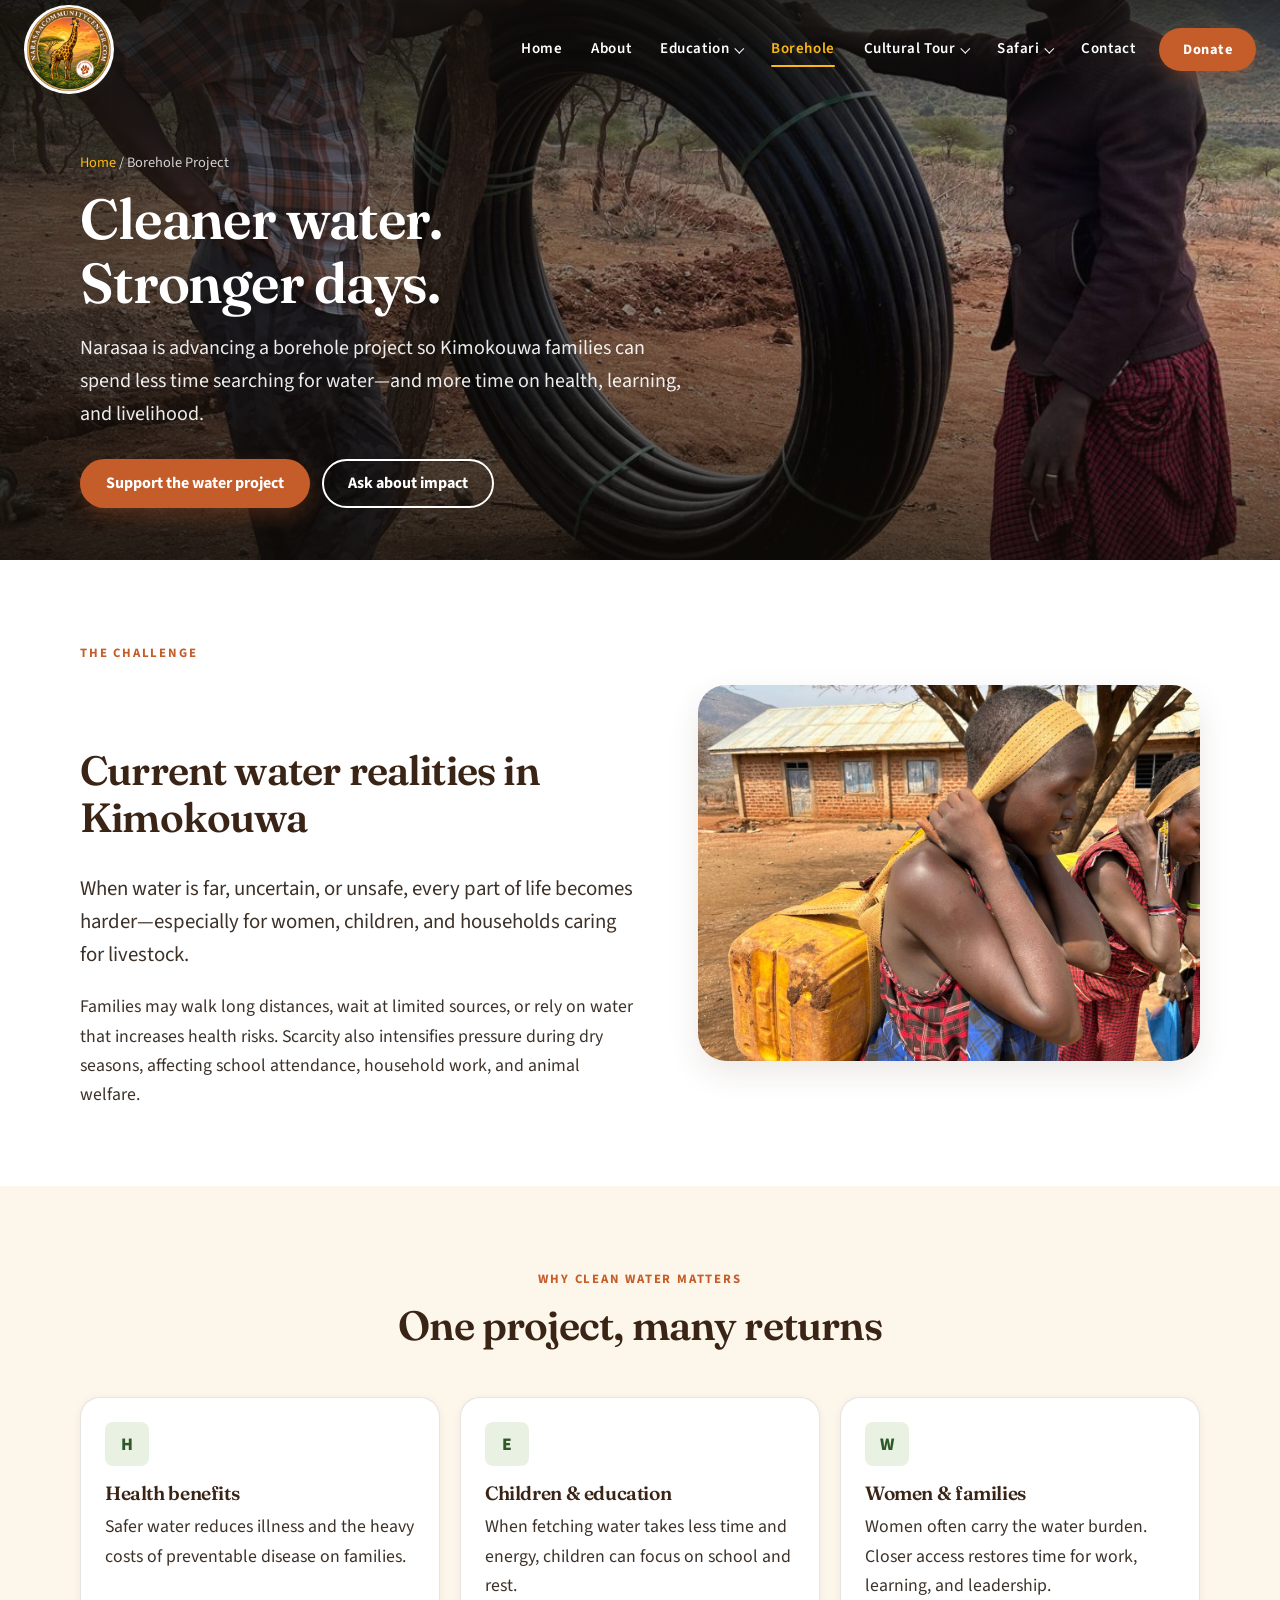
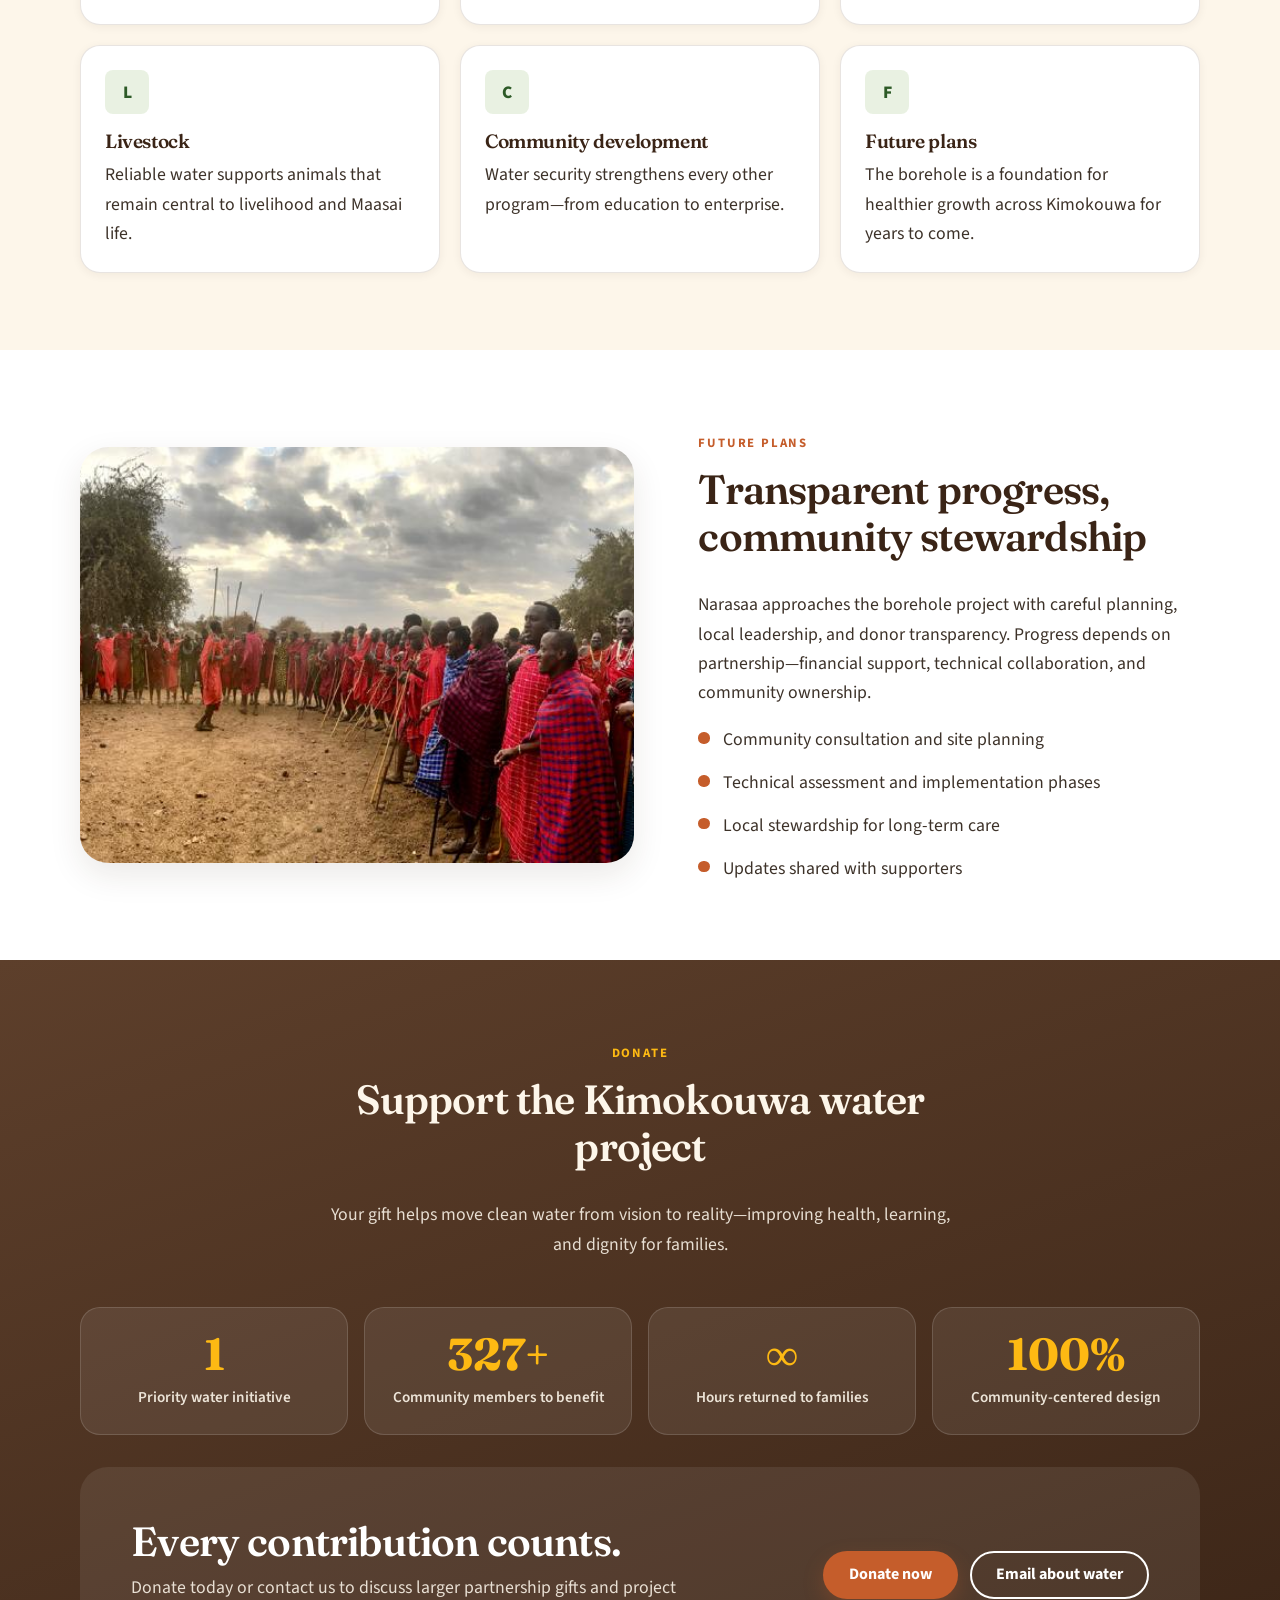
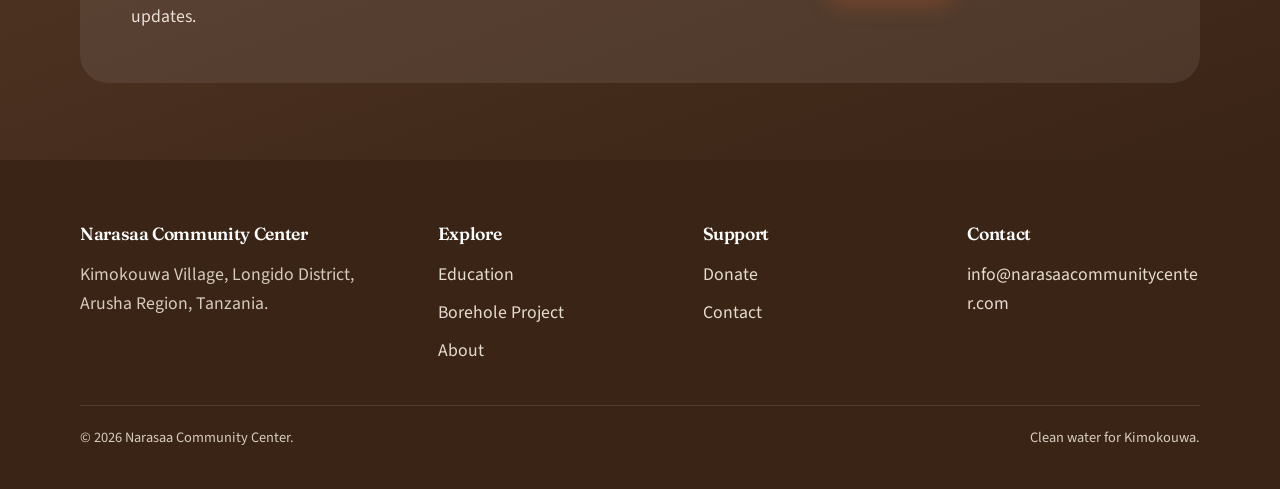
<file: borehole.html>
<!DOCTYPE html>
<html lang="en">
<head>
  <meta charset="UTF-8">
  <meta name="viewport" content="width=device-width, initial-scale=1">
  <title>Borehole Project | Clean Water for Kimokouwa — Narasaa Community Center</title>
  <meta name="description" content="Support Narasaa’s borehole project bringing cleaner, more reliable water to families, children, women, and livestock in Kimokouwa, Tanzania.">
  <meta name="keywords" content="borehole Kimokouwa, clean water Tanzania, Longido water project, donate water NGO, Maasai water access">
  <link rel="canonical" href="https://narasaacommunitycenter.com/borehole.html">
  <meta property="og:title" content="Borehole Project — Clean Water for Kimokouwa">
  <meta property="og:description" content="Help Narasaa advance clean water access for health, education, and community development.">
  <meta property="og:type" content="website">
  <meta property="og:url" content="https://narasaacommunitycenter.com/borehole.html">
  <meta property="og:image" content="assets/logo-narasaa.png">
  <link rel="icon" type="image/png" href="assets/logo-narasaa.png">
  <link rel="preconnect" href="https://fonts.googleapis.com">
  <link rel="preconnect" href="https://fonts.gstatic.com" crossorigin>
  <link href="https://fonts.googleapis.com/css2?family=Fraunces:opsz,wght@9..144,500;9..144,600;9..144,700&family=Source+Sans+3:wght@400;600;700&display=swap" rel="stylesheet">
  <link rel="stylesheet" href="css/style.css">
  <link rel="stylesheet" href="css/responsive.css">
  <link rel="stylesheet" href="css/animations.css">
  <script type="application/ld+json">
  {
    "@context": "https://schema.org",
    "@type": "DonateAction",
    "name": "Support Narasaa Borehole Project",
    "recipient": {
      "@type": "NGO",
      "name": "Narasaa Community Center"
    }
  }
  </script>
</head>
<body>
  <a class="skip-link" href="#main">Skip to main content</a>
    <header class="site-header">
    <nav class="nav" aria-label="Primary">
      <a class="nav__brand" href="index.html" aria-label="Narasaa Community Center home">
        <img class="nav__logo" src="assets/logo-narasaa.png" width="120" height="120" alt="Narasaa Community Center logo">
      </a>

      <button class="nav__toggle" type="button" aria-expanded="false" aria-controls="primary-menu" aria-label="Open menu">
        <span></span><span></span><span></span>
      </button>

      <div class="nav__backdrop" aria-hidden="true"></div>

      <div class="nav__panel" id="primary-menu">
        <ul class="nav__menu">
          <li class="nav__item">
            <a class="nav__link" href="index.html">Home</a>
          </li>
          <li class="nav__item">
            <a class="nav__link" href="about.html">About</a>
          </li>
          <li class="nav__item nav__item--has-mega">
            <a class="nav__link" href="education.html">Education <span class="nav__caret" aria-hidden="true"></span></a>
            <button class="nav__subtoggle" type="button" aria-expanded="false" aria-label="Toggle Education menu"></button>
            <div class="nav__mega" role="region" aria-label="Education menu">
              <div class="nav__mega-inner">
                <div class="nav__mega-col">
                  <h4>Programs</h4>
                  <ul class="nav__mega-list">
                    <li><a href="education.html#baby-class">Baby Class</a></li>
                    <li><a href="education.html#middle-class">Middle Class</a></li>
                    <li><a href="education.html#primary">Primary Students</a></li>
                    <li><a href="education.html#mens-education">Men's Education</a></li>
                  </ul>
                </div>
                <div class="nav__mega-col">
                  <h4>Community Learning</h4>
                  <ul class="nav__mega-list">
                    <li><a href="education.html#womens-education">Women's Education</a></li>
                    <li><a href="education.html#teachers">Teachers</a></li>
                    <li><a href="education.html#help">How You Can Help</a></li>
                    <li><a href="education.html">All Education</a></li>
                  </ul>
                  <a class="nav__mega-cta" href="contact.html#donate">Support education →</a>
                </div>
              </div>
            </div>
          </li>
          <li class="nav__item">
            <a class="nav__link" href="borehole.html">Borehole</a>
          </li>
          <li class="nav__item nav__item--has-mega">
            <a class="nav__link" href="cultural-tour.html">Cultural Tour <span class="nav__caret" aria-hidden="true"></span></a>
            <button class="nav__subtoggle" type="button" aria-expanded="false" aria-label="Toggle Cultural Tour menu"></button>
            <div class="nav__mega" role="region" aria-label="Cultural Tour menu">
              <div class="nav__mega-inner">
                <div class="nav__mega-col">
                  <h4>Experience</h4>
                  <ul class="nav__mega-list">
                    <li><a href="cultural-tour.html#experience">Village Experience</a></li>
                    <li><a href="cultural-tour.html#projects">Community Projects</a></li>
                    <li><a href="cultural-tour.html#visitor-info">Visitor Information</a></li>
                    <li><a href="cultural-tour.html#booking">Book Your Visit</a></li>
                  </ul>
                </div>
                <div class="nav__mega-col">
                  <h4>Travel With Purpose</h4>
                  <ul class="nav__mega-list">
                    <li><a href="cultural-tour.html">Karibu Sana Kimokouwa</a></li>
                    <li><a href="safari.html">Safari &amp; Adventures</a></li>
                    <li><a href="contact.html">Plan With Us</a></li>
                  </ul>
                  <a class="nav__mega-cta" href="cultural-tour.html#booking">Request booking →</a>
                </div>
              </div>
            </div>
          </li>
          <li class="nav__item nav__item--has-mega nav__item--mega-wide">
            <a class="nav__link" href="safari.html">Safari <span class="nav__caret" aria-hidden="true"></span></a>
            <button class="nav__subtoggle" type="button" aria-expanded="false" aria-label="Toggle Safari menu"></button>
            <div class="nav__mega" role="region" aria-label="Safari menu">
              <div class="nav__mega-inner">
                <div class="nav__mega-col">
                  <h4>Safari Styles</h4>
                  <ul class="nav__mega-list">
                    <li><a href="safari.html#categories">Luxury Safari</a></li>
                    <li><a href="safari.html#categories">Budget Safari</a></li>
                    <li><a href="safari.html#categories">Family Safari</a></li>
                    <li><a href="safari.html#partnership">Simba Adventures</a></li>
                  </ul>
                </div>
                <div class="nav__mega-col">
                  <h4>Destinations</h4>
                  <ul class="nav__mega-list">
                    <li><a href="safari.html#destinations">Serengeti National Park</a></li>
                    <li><a href="safari.html#destinations">Ngorongoro Crater</a></li>
                    <li><a href="safari.html#destinations">Tarangire &amp; Manyara</a></li>
                    <li><a href="safari.html#destinations">Kilimanjaro &amp; Zanzibar</a></li>
                  </ul>
                </div>
                <div class="nav__mega-col">
                  <h4>Plan Ahead</h4>
                  <ul class="nav__mega-list">
                    <li><a href="safari.html#book">Book Your Safari</a></li>
                    <li><a href="cultural-tour.html">Add Cultural Tour</a></li>
                    <li><a href="contact.html">Contact Narasaa</a></li>
                  </ul>
                  <a class="nav__mega-cta" href="safari.html#book">Book with Simba →</a>
                </div>
              </div>
            </div>
          </li>
          <li class="nav__item">
            <a class="nav__link" href="contact.html">Contact</a>
          </li>
          <li class="nav__item nav__item--cta">
            <a class="btn btn--primary nav__cta" href="contact.html#donate">Donate</a>
          </li>
        </ul>
      </div>
    </nav>
  </header>

  <main id="main">
    <section class="hero hero--compact">
      <div class="hero__media">
        <img src="images/photo-088.jpg" alt="Clean water pouring, representing the Kimokouwa borehole project" width="1800" height="1000" fetchpriority="high">
      </div>
      <div class="hero__overlay" aria-hidden="true"></div>
      <div class="hero__content">
        <p class="breadcrumb"><a href="index.html">Home</a> / Borehole Project</p>
        <h1>Cleaner water. Stronger days.</h1>
        <p class="hero__text">Narasaa is advancing a borehole project so Kimokouwa families can spend less time searching for water—and more time on health, learning, and livelihood.</p>
        <div class="btn-group">
          <a class="btn btn--primary" href="#donate-water">Support the water project</a>
          <a class="btn btn--outline" href="contact.html">Ask about impact</a>
        </div>
      </div>
    </section>

    <section class="section section--white">
      <div class="container split">
        <div class="prose reveal">
          <p class="section__eyebrow">The Challenge</p>
          <h2>Current water realities in Kimokouwa</h2>
          <p class="lead">When water is far, uncertain, or unsafe, every part of life becomes harder—especially for women, children, and households caring for livestock.</p>
          <p>Families may walk long distances, wait at limited sources, or rely on water that increases health risks. Scarcity also intensifies pressure during dry seasons, affecting school attendance, household work, and animal welfare.</p>
        </div>
        <div class="split__media reveal reveal-delay-2">
          <img src="images/photo-036.jpg" alt="Community members working together toward shared development goals" width="1200" height="900" loading="lazy">
        </div>
      </div>
    </section>

    <section class="section section--cream">
      <div class="container">
        <div class="section__header section__header--center reveal">
          <p class="section__eyebrow">Why Clean Water Matters</p>
          <h2>One project, many returns</h2>
        </div>
        <div class="values">
          <article class="value reveal"><div class="value__icon" aria-hidden="true">H</div><h3>Health benefits</h3><p>Safer water reduces illness and the heavy costs of preventable disease on families.</p></article>
          <article class="value reveal reveal-delay-1"><div class="value__icon" aria-hidden="true">E</div><h3>Children &amp; education</h3><p>When fetching water takes less time and energy, children can focus on school and rest.</p></article>
          <article class="value reveal reveal-delay-2"><div class="value__icon" aria-hidden="true">W</div><h3>Women &amp; families</h3><p>Women often carry the water burden. Closer access restores time for work, learning, and leadership.</p></article>
          <article class="value reveal"><div class="value__icon" aria-hidden="true">L</div><h3>Livestock</h3><p>Reliable water supports animals that remain central to livelihood and Maasai life.</p></article>
          <article class="value reveal reveal-delay-1"><div class="value__icon" aria-hidden="true">C</div><h3>Community development</h3><p>Water security strengthens every other program—from education to enterprise.</p></article>
          <article class="value reveal reveal-delay-2"><div class="value__icon" aria-hidden="true">F</div><h3>Future plans</h3><p>The borehole is a foundation for healthier growth across Kimokouwa for years to come.</p></article>
        </div>
      </div>
    </section>

    <section class="section section--white">
      <div class="container split split--reverse">
        <div class="reveal">
          <p class="section__eyebrow">Future Plans</p>
          <h2>Transparent progress, community stewardship</h2>
          <p>Narasaa approaches the borehole project with careful planning, local leadership, and donor transparency. Progress depends on partnership—financial support, technical collaboration, and community ownership.</p>
          <ul class="icon-list">
            <li><span class="dot" aria-hidden="true"></span><span>Community consultation and site planning</span></li>
            <li><span class="dot" aria-hidden="true"></span><span>Technical assessment and implementation phases</span></li>
            <li><span class="dot" aria-hidden="true"></span><span>Local stewardship for long-term care</span></li>
            <li><span class="dot" aria-hidden="true"></span><span>Updates shared with supporters</span></li>
          </ul>
        </div>
        <div class="split__media reveal reveal-delay-2">
          <img src="images/photo-015.jpg" alt="Rural East African landscape where water access shapes daily life" width="1200" height="900" loading="lazy">
        </div>
      </div>
    </section>

    <section class="section section--brown" id="donate-water">
      <div class="container">
        <div class="section__header section__header--center reveal">
          <p class="section__eyebrow">Donate</p>
          <h2>Support the Kimokouwa water project</h2>
          <p>Your gift helps move clean water from vision to reality—improving health, learning, and dignity for families.</p>
        </div>
        <div class="stats reveal" style="margin-bottom:2rem">
          <div class="stat"><div class="stat__number">1</div><div class="stat__label">Priority water initiative</div></div>
          <div class="stat"><div class="stat__number" data-counter="450" data-suffix="+">0</div><div class="stat__label">Community members to benefit</div></div>
          <div class="stat"><div class="stat__number">∞</div><div class="stat__label">Hours returned to families</div></div>
          <div class="stat"><div class="stat__number">100%</div><div class="stat__label">Community-centered design</div></div>
        </div>
        <div class="cta-band reveal" style="background:rgba(255,255,255,0.08);box-shadow:none">
          <div>
            <h2>Every contribution counts.</h2>
            <p>Donate today or contact us to discuss larger partnership gifts and project updates.</p>
          </div>
          <div class="cta-band__actions">
            <a class="btn btn--primary" href="contact.html#donate">Donate now</a>
            <a class="btn btn--outline" href="mailto:narasaacommunitycenter@gmail.com">Email about water</a>
          </div>
        </div>
      </div>
    </section>
  </main>

  <footer class="site-footer">
    <div class="container footer-grid">
      <div>
        <h3>Narasaa Community Center</h3>
        <p>Kimokouwa Village, Longido District, Arusha Region, Tanzania.</p>
      </div>
      <div>
        <h3>Explore</h3>
        <ul class="footer-links">
          <li><a href="education.html">Education</a></li>
          <li><a href="borehole.html">Borehole Project</a></li>
          <li><a href="about.html">About</a></li>
        </ul>
      </div>
      <div>
        <h3>Support</h3>
        <ul class="footer-links">
          <li><a href="contact.html#donate">Donate</a></li>
          <li><a href="contact.html">Contact</a></li>
        </ul>
      </div>
      <div>
        <h3>Contact</h3>
        <ul class="footer-links">
          <li><a href="mailto:narasaacommunitycenter@gmail.com">info@narasaacommunitycenter.com</a></li>
        </ul>
      </div>
    </div>
    <div class="container footer-bottom">
      <p>© <span data-year></span> Narasaa Community Center.</p>
      <p>Clean water for Kimokouwa.</p>
    </div>
  </footer>
  <button class="back-to-top" type="button" aria-label="Back to top">↑</button>
  <script src="js/navigation.js" defer></script>
  <script src="js/counter.js" defer></script>
  <script src="js/main.js" defer></script>
</body>
</html>
</file>
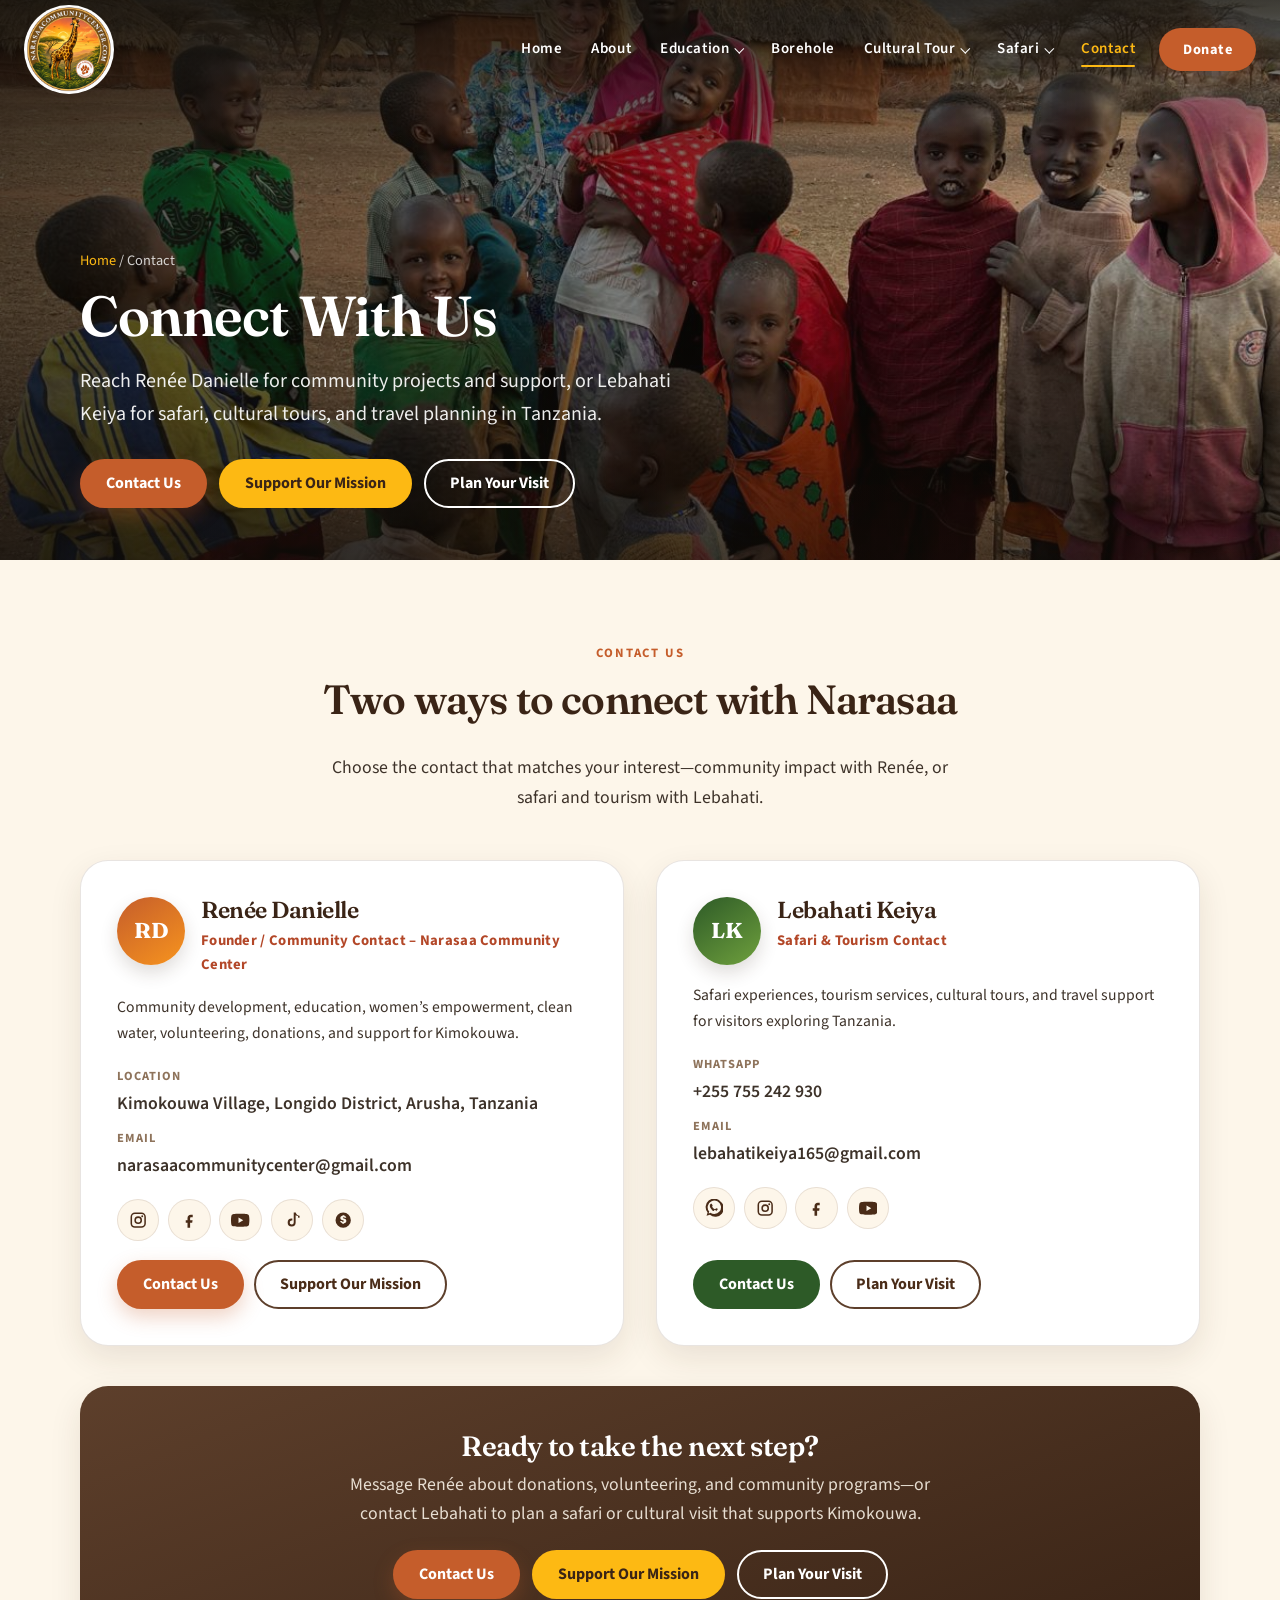
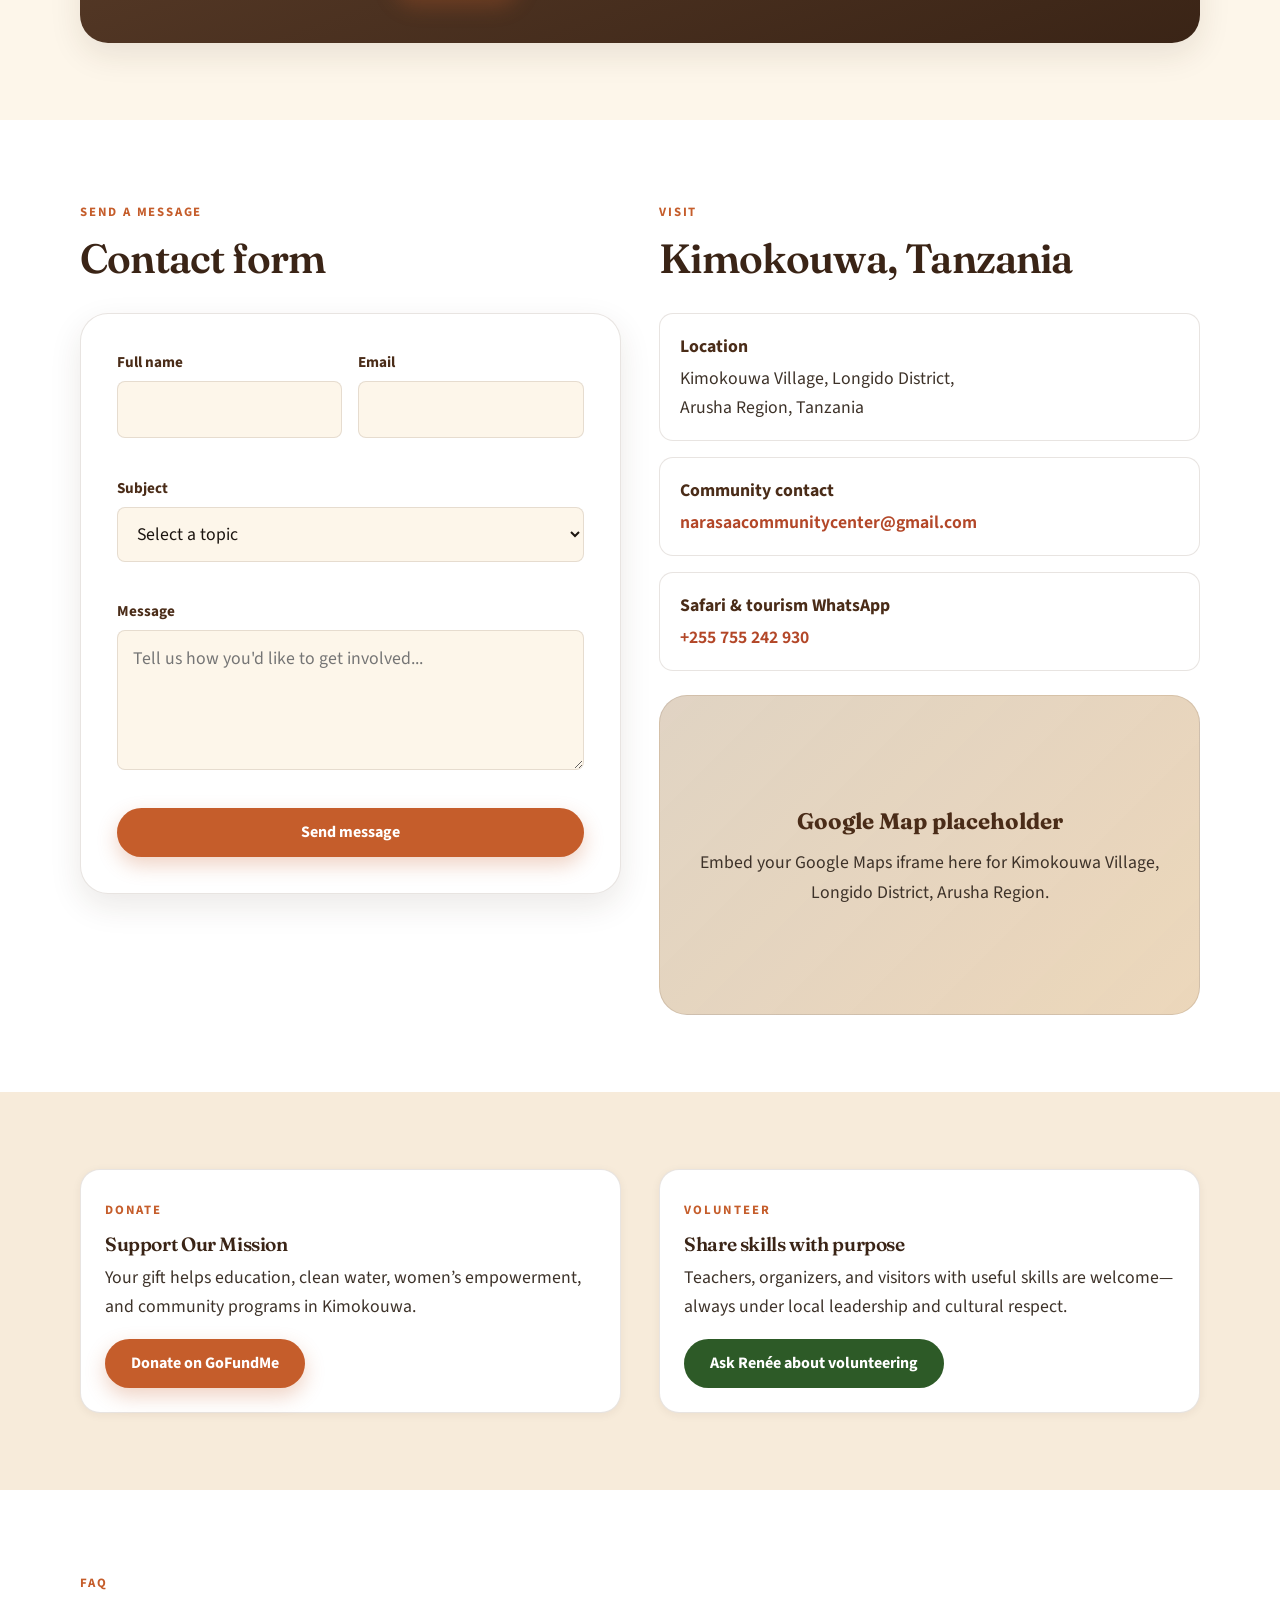
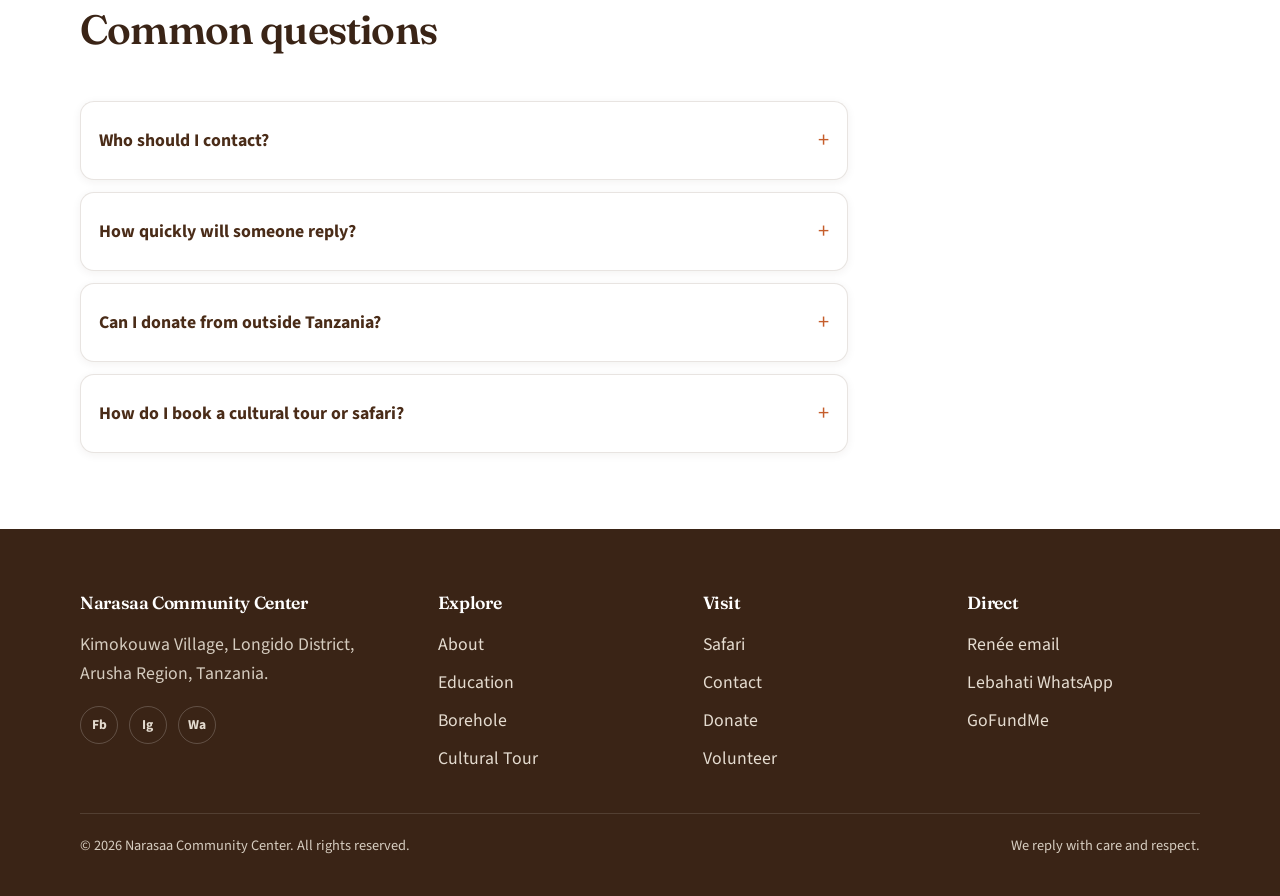
<file: contact.html>
<!DOCTYPE html>
<html lang="en">
<head>
  <meta charset="UTF-8">
  <meta name="viewport" content="width=device-width, initial-scale=1">
  <title>Contact Narasaa Community Center | Connect With Renée &amp; Lebahati</title>
  <meta name="description" content="Connect with Renée Danielle for community support and Lebahati Keiya for safari and tourism. Contact Narasaa Community Center in Kimokouwa, Tanzania.">
  <meta name="keywords" content="contact Narasaa, Renée Danielle, Lebahati Keiya, donate Kimokouwa, safari Tanzania contact, volunteer Narasaa">
  <link rel="canonical" href="https://narasaacommunitycenter.com/contact.html">
  <meta property="og:title" content="Contact Narasaa Community Center">
  <meta property="og:description" content="Connect with Renée Danielle for community projects and Lebahati Keiya for safari and cultural tourism."> 
  <meta property="og:type" content="website">
  <meta property="og:url" content="https://narasaacommunitycenter.com/contact.html">
  <meta property="og:image" content="assets/logo-narasaa.png">
  <link rel="icon" type="image/png" href="assets/logo-narasaa.png">
  <link rel="preconnect" href="https://fonts.googleapis.com">
  <link rel="preconnect" href="https://fonts.gstatic.com" crossorigin>
  <link href="https://fonts.googleapis.com/css2?family=Fraunces:opsz,wght@9..144,500;9..144,600;9..144,700&family=Source+Sans+3:wght@400;600;700&display=swap" rel="stylesheet">
  <link rel="stylesheet" href="css/style.css">
  <link rel="stylesheet" href="css/responsive.css">
  <link rel="stylesheet" href="css/animations.css">
  <script type="application/ld+json">
  {
    "@context": "https://schema.org",
    "@type": "ContactPage",
    "name": "Contact Narasaa Community Center",
    "url": "https://narasaacommunitycenter.com/contact.html",
    "mainEntity": {
      "@type": "NGO",
      "name": "Narasaa Community Center",
      "email": "narasaacommunitycenter@gmail.com",
      "address": {
        "@type": "PostalAddress",
        "streetAddress": "Kimokouwa Village",
        "addressLocality": "Longido District",
        "addressRegion": "Arusha Region",
        "addressCountry": "TZ"
      }
    }
  }
  </script>
</head>
<body>
  <a class="skip-link" href="#main">Skip to main content</a>

  <header class="site-header">
    <nav class="nav" aria-label="Primary">
      <a class="nav__brand" href="index.html" aria-label="Narasaa Community Center home">
        <img class="nav__logo" src="assets/logo-narasaa.png" width="100" height="100" alt="Narasaa Community Center logo">
      </a>

      <button class="nav__toggle" type="button" aria-expanded="false" aria-controls="primary-menu" aria-label="Open menu">
        <span></span><span></span><span></span>
      </button>

      <div class="nav__backdrop" aria-hidden="true"></div>

      <div class="nav__panel" id="primary-menu">
        <ul class="nav__menu">
          <li class="nav__item">
            <a class="nav__link" href="index.html">Home</a>
          </li>
          <li class="nav__item">
            <a class="nav__link" href="about.html">About</a>
          </li>
          <li class="nav__item nav__item--has-mega">
            <a class="nav__link" href="education.html">Education <span class="nav__caret" aria-hidden="true"></span></a>
            <button class="nav__subtoggle" type="button" aria-expanded="false" aria-label="Toggle Education menu"></button>
            <div class="nav__mega" role="region" aria-label="Education menu">
              <div class="nav__mega-inner">
                <div class="nav__mega-col">
                  <h4>Programs</h4>
                  <ul class="nav__mega-list">
                    <li><a href="education.html#baby-class">Baby Class</a></li>
                    <li><a href="education.html#middle-class">Middle Class</a></li>
                    <li><a href="education.html#primary">Primary Students</a></li>
                    <li><a href="education.html#mens-education">Men's Education</a></li>
                  </ul>
                </div>
                <div class="nav__mega-col">
                  <h4>Community Learning</h4>
                  <ul class="nav__mega-list">
                    <li><a href="education.html#womens-education">Women's Education</a></li>
                    <li><a href="education.html#teachers">Teachers</a></li>
                    <li><a href="education.html#help">How You Can Help</a></li>
                    <li><a href="education.html">All Education</a></li>
                  </ul>
                  <a class="nav__mega-cta" href="contact.html#donate">Support education →</a>
                </div>
              </div>
            </div>
          </li>
          <li class="nav__item">
            <a class="nav__link" href="borehole.html">Borehole</a>
          </li>
          <li class="nav__item nav__item--has-mega">
            <a class="nav__link" href="cultural-tour.html">Cultural Tour <span class="nav__caret" aria-hidden="true"></span></a>
            <button class="nav__subtoggle" type="button" aria-expanded="false" aria-label="Toggle Cultural Tour menu"></button>
            <div class="nav__mega" role="region" aria-label="Cultural Tour menu">
              <div class="nav__mega-inner">
                <div class="nav__mega-col">
                  <h4>Experience</h4>
                  <ul class="nav__mega-list">
                    <li><a href="cultural-tour.html#experience">Village Experience</a></li>
                    <li><a href="cultural-tour.html#projects">Community Projects</a></li>
                    <li><a href="cultural-tour.html#visitor-info">Visitor Information</a></li>
                    <li><a href="cultural-tour.html#booking">Book Your Visit</a></li>
                  </ul>
                </div>
                <div class="nav__mega-col">
                  <h4>Travel With Purpose</h4>
                  <ul class="nav__mega-list">
                    <li><a href="cultural-tour.html">Karibu Sana Kimokouwa</a></li>
                    <li><a href="safari.html">Safari &amp; Adventures</a></li>
                    <li><a href="contact.html">Plan With Us</a></li>
                  </ul>
                  <a class="nav__mega-cta" href="cultural-tour.html#booking">Request booking →</a>
                </div>
              </div>
            </div>
          </li>
          <li class="nav__item nav__item--has-mega nav__item--mega-wide">
            <a class="nav__link" href="safari.html">Safari <span class="nav__caret" aria-hidden="true"></span></a>
            <button class="nav__subtoggle" type="button" aria-expanded="false" aria-label="Toggle Safari menu"></button>
            <div class="nav__mega" role="region" aria-label="Safari menu">
              <div class="nav__mega-inner">
                <div class="nav__mega-col">
                  <h4>Safari Styles</h4>
                  <ul class="nav__mega-list">
                    <li><a href="safari.html#categories">Luxury Safari</a></li>
                    <li><a href="safari.html#categories">Budget Safari</a></li>
                    <li><a href="safari.html#categories">Family Safari</a></li>
                    <li><a href="safari.html#partnership">Simba Adventures</a></li>
                  </ul>
                </div>
                <div class="nav__mega-col">
                  <h4>Destinations</h4>
                  <ul class="nav__mega-list">
                    <li><a href="safari.html#destinations">Serengeti National Park</a></li>
                    <li><a href="safari.html#destinations">Ngorongoro Crater</a></li>
                    <li><a href="safari.html#destinations">Tarangire &amp; Manyara</a></li>
                    <li><a href="safari.html#destinations">Kilimanjaro &amp; Zanzibar</a></li>
                  </ul>
                </div>
                <div class="nav__mega-col">
                  <h4>Plan Ahead</h4>
                  <ul class="nav__mega-list">
                    <li><a href="safari.html#book">Book Your Safari</a></li>
                    <li><a href="cultural-tour.html">Add Cultural Tour</a></li>
                    <li><a href="contact.html">Contact Narasaa</a></li>
                  </ul>
                  <a class="nav__mega-cta" href="safari.html#book">Book with Simba →</a>
                </div>
              </div>
            </div>
          </li>
          <li class="nav__item">
            <a class="nav__link" href="contact.html">Contact</a>
          </li>
          <li class="nav__item nav__item--cta">
            <a class="btn btn--primary nav__cta" href="contact.html#donate">Donate</a>
          </li>
        </ul>
      </div>
    </nav>
  </header>

  <main id="main">
    <section class="hero hero--compact">
      <div class="hero__media">
        <img src="images/photo-008.jpg" alt="Renée Danielle with children in Kimokouwa community" width="1800" height="1000" fetchpriority="high">
      </div>
      <div class="hero__overlay" aria-hidden="true"></div>
      <div class="hero__content">
        <p class="breadcrumb"><a href="index.html">Home</a> / Contact</p>
        <h1>Connect With Us</h1>
        <p class="hero__text">Reach Renée Danielle for community projects and support, or Lebahati Keiya for safari, cultural tours, and travel planning in Tanzania.</p>
        <div class="btn-group">
          <a class="btn btn--primary" href="#connect">Contact Us</a>
          <a class="btn btn--gold" href="#donate">Support Our Mission</a>
          <a class="btn btn--outline" href="#plan-visit">Plan Your Visit</a>
        </div>
      </div>
    </section>

    <section class="section section--cream" id="connect">
      <div class="container">
        <div class="section__header section__header--center reveal">
          <p class="section__eyebrow">Contact Us</p>
          <h2>Two ways to connect with Narasaa</h2>
          <p>Choose the contact that matches your interest—community impact with Renée, or safari and tourism with Lebahati.</p>
        </div>

        <div class="connect-grid">
          <article class="connect-card reveal" id="renee">
            <div class="connect-card__header">
              <div class="connect-card__avatar connect-card__avatar--renee" aria-hidden="true">RD</div>
              <div>
                <h3>Renée Danielle</h3>
                <p class="connect-card__role">Founder / Community Contact – Narasaa Community Center</p>
              </div>
            </div>
            <p class="connect-card__focus">Community development, education, women’s empowerment, clean water, volunteering, donations, and support for Kimokouwa.</p>
            <ul class="connect-meta">
              <li>
                <span>Location</span>
                <p>Kimokouwa Village, Longido District, Arusha, Tanzania</p>
              </li>
              <li>
                <span>Email</span>
                <a href="mailto:narasaacommunitycenter@gmail.com">narasaacommunitycenter@gmail.com</a>
              </li>
            </ul>
            <ul class="social-links" aria-label="Renée Danielle social links">
              <li>
                <a href="https://www.instagram.com/crazee2brenee" target="_blank" rel="noopener noreferrer" aria-label="Renée on Instagram">
                  <svg viewBox="0 0 24 24" aria-hidden="true"><path d="M7.8 2h8.4C19.4 2 22 4.6 22 7.8v8.4a5.8 5.8 0 0 1-5.8 5.8H7.8C4.6 22 2 19.4 2 16.2V7.8A5.8 5.8 0 0 1 7.8 2m-.2 2A3.6 3.6 0 0 0 4 7.6v8.8A3.6 3.6 0 0 0 7.6 20h8.8a3.6 3.6 0 0 0 3.6-3.6V7.6A3.6 3.6 0 0 0 16.4 4H7.6m9.65 1.5a1.25 1.25 0 1 1 0 2.5 1.25 1.25 0 0 1 0-2.5M12 7a5 5 0 1 1 0 10 5 5 0 0 1 0-10m0 2a3 3 0 1 0 0 6 3 3 0 0 0 0-6z"/></svg>
                </a>
              </li>
              <li>
                <a href="https://www.facebook.com/share/17Tw4zP38q/" target="_blank" rel="noopener noreferrer" aria-label="Renée on Facebook">
                  <svg viewBox="0 0 24 24" aria-hidden="true"><path d="M14 8.2h2.6V5H14c-2.5 0-4.2 1.8-4.2 4.4V12H7.5v3.3h2.3V22h3.4v-6.7h2.7l.5-3.3h-3.2V9.6c0-.8.3-1.4 1.3-1.4z"/></svg>
                </a>
              </li>
              <li>
                <a href="https://youtube.com/@itsallaboutafrica" target="_blank" rel="noopener noreferrer" aria-label="Renée on YouTube">
                  <svg viewBox="0 0 24 24" aria-hidden="true"><path d="M23.5 6.2a3 3 0 0 0-2.1-2.1C19.5 3.5 12 3.5 12 3.5s-7.5 0-9.4.6A3 3 0 0 0 .5 6.2 31.5 31.5 0 0 0 0 12a31.5 31.5 0 0 0 .5 5.8 3 3 0 0 0 2.1 2.1c1.9.6 9.4.6 9.4.6s7.5 0 9.4-.6a3 3 0 0 0 2.1-2.1A31.5 31.5 0 0 0 24 12a31.5 31.5 0 0 0-.5-5.8zM9.8 15.5v-7L16 12l-6.2 3.5z"/></svg>
                </a>
              </li>
              <li>
                <a href="https://www.tiktok.com/@namayanitz" target="_blank" rel="noopener noreferrer" aria-label="Renée on TikTok">
                  <svg viewBox="0 0 24 24" aria-hidden="true"><path d="M19.6 6.4a5.3 5.3 0 0 1-3.1-1V15a5.2 5.2 0 1 1-5.2-5.2c.3 0 .6 0 .9.1v2.6a2.6 2.6 0 1 0 1.8 2.5V2h2.6a5.3 5.3 0 0 0 5 4.1v2.6a7.7 7.7 0 0 1-2-.3z"/></svg>
                </a>
              </li>
              <li>
                <a href="https://gofund.me/1a64a4411" target="_blank" rel="noopener noreferrer" aria-label="Donate via GoFundMe">
                  <svg viewBox="0 0 24 24" aria-hidden="true"><path d="M12 2a10 10 0 1 0 10 10A10 10 0 0 0 12 2zm1.2 14.6h-2.4v-1.1c-1.5-.2-2.7-1-2.7-2.5h2.1c0 .6.5 1 1.4 1 .8 0 1.3-.3 1.3-.9 0-.5-.4-.8-1.4-1.1l-.9-.3c-1.5-.5-2.3-1.3-2.3-2.7 0-1.6 1.2-2.6 2.9-2.8V5.4h2.4v1.1c1.4.2 2.4 1.1 2.5 2.4h-2.1c-.1-.5-.5-.9-1.3-.9-.7 0-1.2.3-1.2.8 0 .5.4.7 1.4 1.1l.8.3c1.6.5 2.4 1.3 2.4 2.8 0 1.6-1.1 2.7-3 2.9v1.1z"/></svg>
                </a>
              </li>
            </ul>
            <div class="connect-card__actions">
              <a class="btn btn--primary" href="mailto:narasaacommunitycenter@gmail.com">Contact Us</a>
              <a class="btn btn--outline-dark" href="https://gofund.me/1a64a4411" target="_blank" rel="noopener noreferrer">Support Our Mission</a>
            </div>
          </article>

          <article class="connect-card reveal reveal-delay-1" id="lebahati">
            <div class="connect-card__header">
              <div class="connect-card__avatar connect-card__avatar--lebahati" aria-hidden="true">LK</div>
              <div>
                <h3>Lebahati Keiya</h3>
                <p class="connect-card__role">Safari &amp; Tourism Contact</p>
              </div>
            </div>
            <p class="connect-card__focus">Safari experiences, tourism services, cultural tours, and travel support for visitors exploring Tanzania.</p>
            <ul class="connect-meta">
              <li>
                <span>WhatsApp</span>
                <a href="https://wa.me/255755242930" target="_blank" rel="noopener noreferrer">+255 755 242 930</a>
              </li>
              <li>
                <span>Email</span>
                <a href="mailto:lebahatikeiya165@gmail.com">lebahatikeiya165@gmail.com</a>
              </li>
            </ul>
            <ul class="social-links" aria-label="Lebahati Keiya social links">
              <li>
                <a href="https://wa.me/255755242930" target="_blank" rel="noopener noreferrer" aria-label="Lebahati on WhatsApp">
                  <svg viewBox="0 0 24 24" aria-hidden="true"><path d="M20.5 3.5A10.5 10.5 0 0 0 3.4 17.7L2 22l4.4-1.4A10.5 10.5 0 1 0 20.5 3.5zm-8.5 16a8.7 8.7 0 0 1-4.4-1.2l-.3-.2-2.6.8.8-2.5-.2-.3a8.7 8.7 0 1 1 6.7 3.4zm4.8-6.5c-.3-.1-1.6-.8-1.8-.9s-.4-.1-.6.1-.7.9-.9 1-.3.2-.6.1a7.1 7.1 0 0 1-2.1-1.3 7.8 7.8 0 0 1-1.4-1.8c-.2-.3 0-.4.1-.6l.4-.5c.1-.2.1-.3 0-.5l-.8-1.9c-.2-.5-.4-.4-.6-.4h-.5c-.2 0-.5.1-.7.3s-1 1-1 2.4 1 2.8 1.2 3 .2.3 2 3.1c.2.1.5.2.7.3a8.1 8.1 0 0 0 .8.3c.2.1.4 0 .5-.1s.7-.8.9-1.1.3-.2.5-.1 1.3.6 1.5.7.4.1.4.2-.1 1-.4 1.3z"/></svg>
                </a>
              </li>
              <li>
                <a href="https://www.instagram.com/lebahati_keiya/" target="_blank" rel="noopener noreferrer" aria-label="Lebahati on Instagram">
                  <svg viewBox="0 0 24 24" aria-hidden="true"><path d="M7.8 2h8.4C19.4 2 22 4.6 22 7.8v8.4a5.8 5.8 0 0 1-5.8 5.8H7.8C4.6 22 2 19.4 2 16.2V7.8A5.8 5.8 0 0 1 7.8 2m-.2 2A3.6 3.6 0 0 0 4 7.6v8.8A3.6 3.6 0 0 0 7.6 20h8.8a3.6 3.6 0 0 0 3.6-3.6V7.6A3.6 3.6 0 0 0 16.4 4H7.6m9.65 1.5a1.25 1.25 0 1 1 0 2.5 1.25 1.25 0 0 1 0-2.5M12 7a5 5 0 1 1 0 10 5 5 0 0 1 0-10m0 2a3 3 0 1 0 0 6 3 3 0 0 0 0-6z"/></svg>
                </a>
              </li>
              <li>
                <a href="https://www.facebook.com/narasaatourstz/" target="_blank" rel="noopener noreferrer" aria-label="Lebahati on Facebook">
                  <svg viewBox="0 0 24 24" aria-hidden="true"><path d="M14 8.2h2.6V5H14c-2.5 0-4.2 1.8-4.2 4.4V12H7.5v3.3h2.3V22h3.4v-6.7h2.7l.5-3.3h-3.2V9.6c0-.8.3-1.4 1.3-1.4z"/></svg>
                </a>
              </li>
              <li>
                <a href="https://www.youtube.com/@itsallaboutafrica" target="_blank" rel="noopener noreferrer" aria-label="Lebahati on YouTube">
                  <svg viewBox="0 0 24 24" aria-hidden="true"><path d="M23.5 6.2a3 3 0 0 0-2.1-2.1C19.5 3.5 12 3.5 12 3.5s-7.5 0-9.4.6A3 3 0 0 0 .5 6.2 31.5 31.5 0 0 0 0 12a31.5 31.5 0 0 0 .5 5.8 3 3 0 0 0 2.1 2.1c1.9.6 9.4.6 9.4.6s7.5 0 9.4-.6a3 3 0 0 0 2.1-2.1A31.5 31.5 0 0 0 24 12a31.5 31.5 0 0 0-.5-5.8zM9.8 15.5v-7L16 12l-6.2 3.5z"/></svg>
                </a>
              </li>
            </ul>
            <div class="connect-card__actions">
              <a class="btn btn--secondary" href="https://wa.me/255755242930" target="_blank" rel="noopener noreferrer">Contact Us</a>
              <a class="btn btn--outline-dark" href="safari.html">Plan Your Visit</a>
            </div>
          </article>
        </div>

        <div class="connect-cta reveal" id="plan-visit">
          <h3>Ready to take the next step?</h3>
          <p>Message Renée about donations, volunteering, and community programs—or contact Lebahati to plan a safari or cultural visit that supports Kimokouwa.</p>
          <div class="btn-group">
            <a class="btn btn--primary" href="#connect">Contact Us</a>
            <a class="btn btn--gold" href="https://gofund.me/1a64a4411" target="_blank" rel="noopener noreferrer">Support Our Mission</a>
            <a class="btn btn--outline" href="cultural-tour.html">Plan Your Visit</a>
          </div>
        </div>
      </div>
    </section>

    <section class="section section--white">
      <div class="container grid-2">
        <div class="reveal">
          <p class="section__eyebrow">Send a message</p>
          <h2>Contact form</h2>
          <!--<form class="form" id="contact-form" novalidate>-->
          <!--New form formspree -->
          <form class="form" id="contact-form" action="https://formspree.io/f/xdekdlpv" method="POST" novalidate>
            <div class="form-success" tabindex="-1" role="status">Thank you. Your message is ready. For the fastest reply, also email Renée or WhatsApp Lebahati using the profiles above.</div>
            <div class="form-row">
              <div class="form-field">
                <label for="name">Full name</label>
                <input id="name" name="name" type="text" autocomplete="name" required>
                <span class="error" data-error-for="name" aria-live="polite"></span>
              </div>
              <div class="form-field">
                <label for="email">Email</label>
                <input id="email" name="email" type="email" autocomplete="email" required>
                <span class="error" data-error-for="email" aria-live="polite"></span>
              </div>
            </div>
            <div class="form-field">
              <label for="subject">Subject</label>
              <select id="subject" name="subject" required>
                <option value="">Select a topic</option>
                <option value="Donation">Donation</option>
                <option value="Volunteer">Volunteer</option>
                <option value="Cultural Tour Booking">Cultural Tour Booking</option>
                <option value="Safari Inquiry">Safari Inquiry</option>
                <option value="Partnership">Partnership</option>
                <option value="General">General question</option>
              </select>
              <span class="error" data-error-for="subject" aria-live="polite"></span>
            </div>
            <div class="form-field">
              <label for="message">Message</label>
              <textarea id="message" name="message" required placeholder="Tell us how you'd like to get involved..."></textarea>
              <span class="error" data-error-for="message" aria-live="polite"></span>
            </div>
            <button class="btn btn--primary" type="submit">Send message</button>
          </form>
        </div>

        <div class="reveal reveal-delay-1">
          <p class="section__eyebrow">Visit</p>
          <h2>Kimokouwa, Tanzania</h2>
          <ul class="contact-list">
            <li>
              <strong>Location</strong>
              Kimokouwa Village, Longido District,<br>Arusha Region, Tanzania
            </li>
            <li>
              <strong>Community contact</strong>
              <a href="mailto:narasaacommunitycenter@gmail.com">narasaacommunitycenter@gmail.com</a>
            </li>
            <li>
              <strong>Safari &amp; tourism WhatsApp</strong>
              <a href="https://wa.me/255755242930" target="_blank" rel="noopener noreferrer">+255 755 242 930</a>
            </li>
          </ul>
          <div class="map-placeholder" style="margin-top:1.5rem" role="img" aria-label="Map placeholder for Kimokouwa Village, Longido District">
            <div>
              <strong>Google Map placeholder</strong>
              Embed your Google Maps iframe here for Kimokouwa Village, Longido District, Arusha Region.
            </div>
          </div>
        </div>
      </div>
    </section>

    <section class="section section--sand" id="donate">
      <div class="container grid-2">
        <article class="value reveal">
          <p class="section__eyebrow">Donate</p>
          <h3>Support Our Mission</h3>
          <p>Your gift helps education, clean water, women’s empowerment, and community programs in Kimokouwa.</p>
          <a class="btn btn--primary" href="https://gofund.me/1a64a4411" target="_blank" rel="noopener noreferrer">Donate on GoFundMe</a>
        </article>
        <article class="value reveal reveal-delay-1" id="volunteer">
          <p class="section__eyebrow">Volunteer</p>
          <h3>Share skills with purpose</h3>
          <p>Teachers, organizers, and visitors with useful skills are welcome—always under local leadership and cultural respect.</p>
          <a class="btn btn--secondary" href="mailto:narasaacommunitycenter@gmail.com?subject=Volunteer%20Inquiry">Ask Renée about volunteering</a>
        </article>
      </div>
    </section>

    <section class="section section--white">
      <div class="container">
        <div class="section__header reveal">
          <p class="section__eyebrow">FAQ</p>
          <h2>Common questions</h2>
        </div>
        <div class="faq reveal">
          <details>
            <summary>Who should I contact?</summary>
            <p>Contact Renée Danielle for donations, volunteering, education, and water projects. Contact Lebahati Keiya for safari planning, cultural tours, and tourism support.</p>
          </details>
          <details>
            <summary>How quickly will someone reply?</summary>
            <p>We aim to reply within a few business days. WhatsApp to Lebahati is usually fastest for travel questions.</p>
          </details>
          <details>
            <summary>Can I donate from outside Tanzania?</summary>
            <p>Yes. Use Renée’s GoFundMe link, or email narasaacommunitycenter@gmail.com for other options.</p>
          </details>
          <details>
            <summary>How do I book a cultural tour or safari?</summary>
            <p>Message Lebahati on WhatsApp or email, or use the form with Cultural Tour Booking / Safari Inquiry selected.</p>
          </details>
        </div>
      </div>
    </section>
  </main>

  <footer class="site-footer">
    <div class="container footer-grid">
      <div>
        <h3>Narasaa Community Center</h3>
        <p>Kimokouwa Village, Longido District, Arusha Region, Tanzania.</p>
        <div class="socials" aria-label="Social media">
          <a href="https://www.facebook.com/share/17Tw4zP38q/" target="_blank" rel="noopener noreferrer" aria-label="Facebook">Fb</a>
          <a href="https://www.instagram.com/crazee2brenee" target="_blank" rel="noopener noreferrer" aria-label="Instagram">Ig</a>
          <a href="https://wa.me/255755242930" target="_blank" rel="noopener noreferrer" aria-label="WhatsApp">Wa</a>
        </div>
      </div>
      <div>
        <h3>Explore</h3>
        <ul class="footer-links">
          <li><a href="about.html">About</a></li>
          <li><a href="education.html">Education</a></li>
          <li><a href="borehole.html">Borehole</a></li>
          <li><a href="cultural-tour.html">Cultural Tour</a></li>
        </ul>
      </div>
      <div>
        <h3>Visit</h3>
        <ul class="footer-links">
          <li><a href="safari.html">Safari</a></li>
          <li><a href="contact.html">Contact</a></li>
          <li><a href="#donate">Donate</a></li>
          <li><a href="#volunteer">Volunteer</a></li>
        </ul>
      </div>
      <div>
        <h3>Direct</h3>
        <ul class="footer-links">
          <li><a href="mailto:narasaacommunitycenter@gmail.com">Renée email</a></li>
          <li><a href="https://wa.me/255755242930" target="_blank" rel="noopener noreferrer">Lebahati WhatsApp</a></li>
          <li><a href="https://gofund.me/1a64a4411" target="_blank" rel="noopener noreferrer">GoFundMe</a></li>
        </ul>
      </div>
    </div>
    <div class="container footer-bottom">
      <p>© <span data-year></span> Narasaa Community Center. All rights reserved.</p>
      <p>We reply with care and respect.</p>
    </div>
  </footer>

  <button class="back-to-top" type="button" aria-label="Back to top">↑</button>
  <script src="js/navigation.js" defer></script>
  <script src="js/contact.js" defer></script>
  <script src="js/main.js" defer></script>
  <script>
    (function () {
      const params = new URLSearchParams(window.location.search);
      const subject = params.get("subject");
      const select = document.getElementById("subject");
      if (!subject || !select) return;
      const match = Array.from(select.options).find((o) => o.value === subject);
      if (match) select.value = subject;
    })();
  </script>
</body>
</html>
</file>
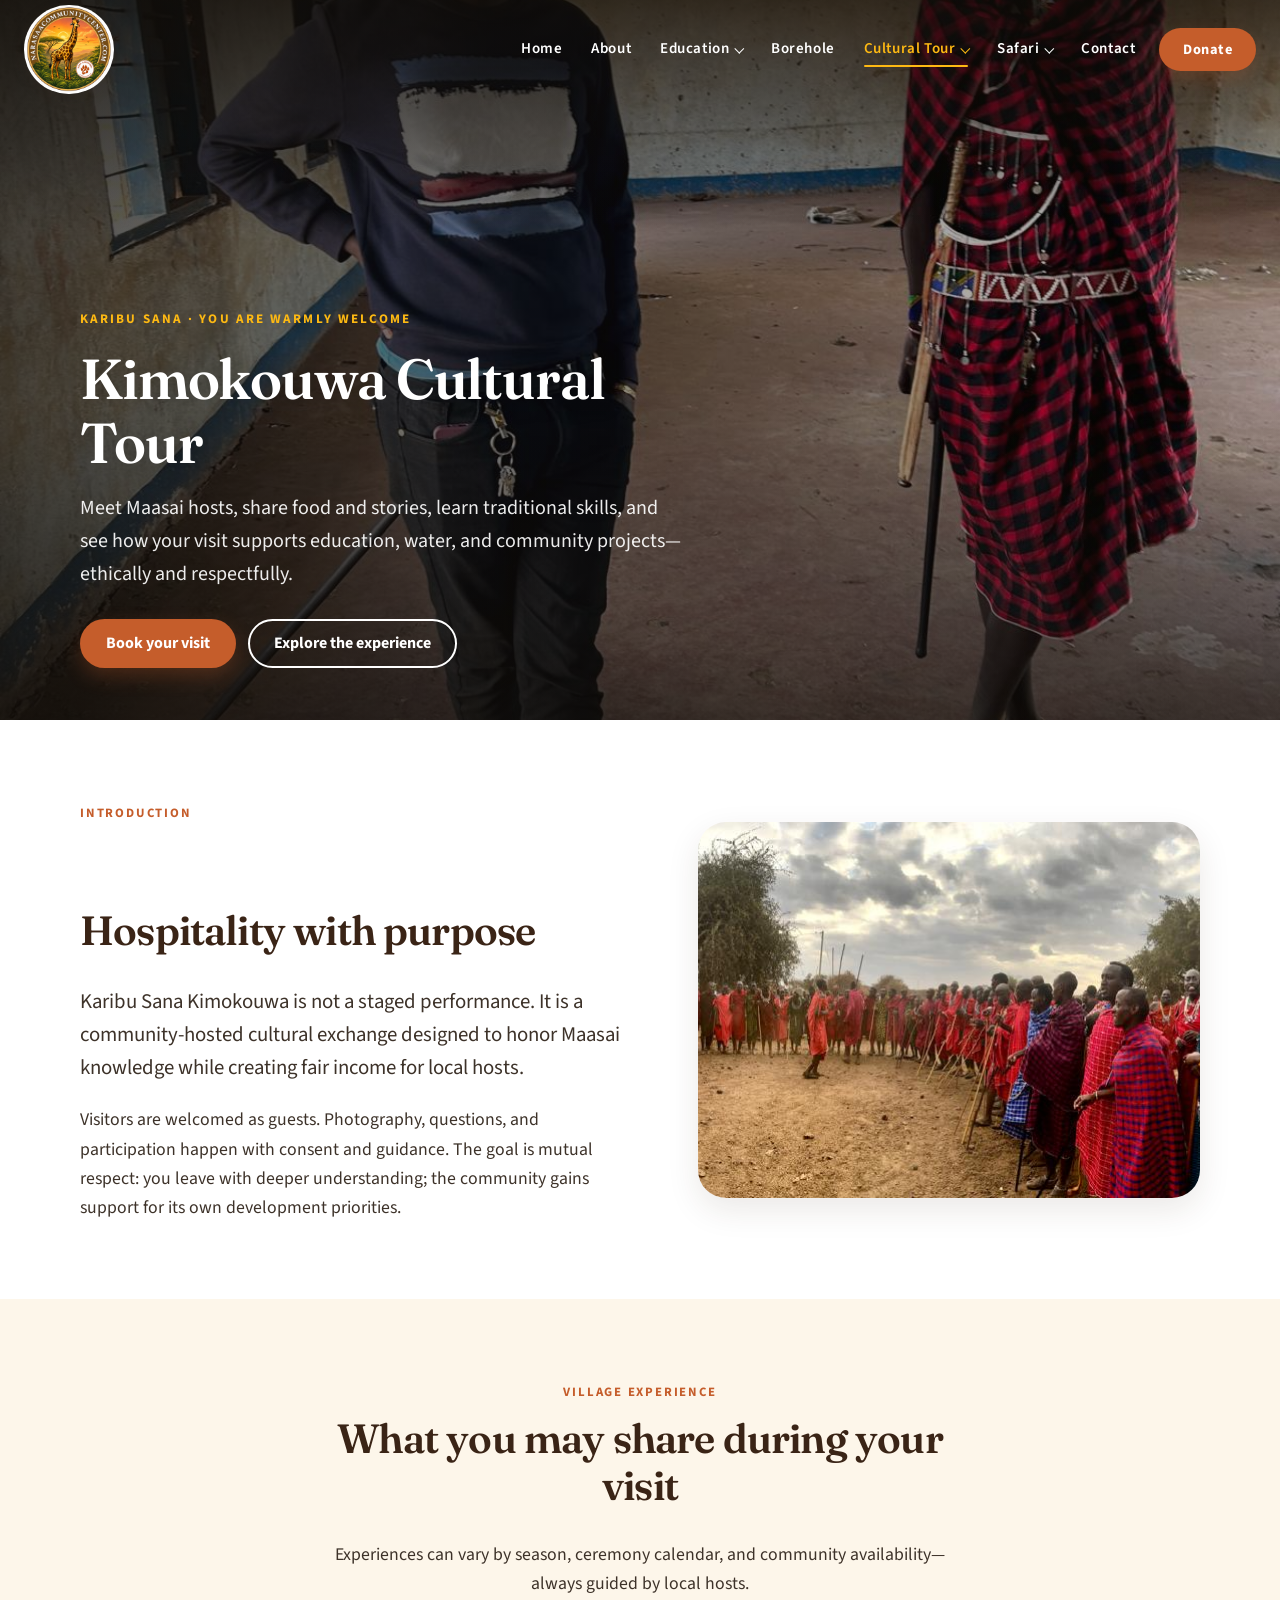
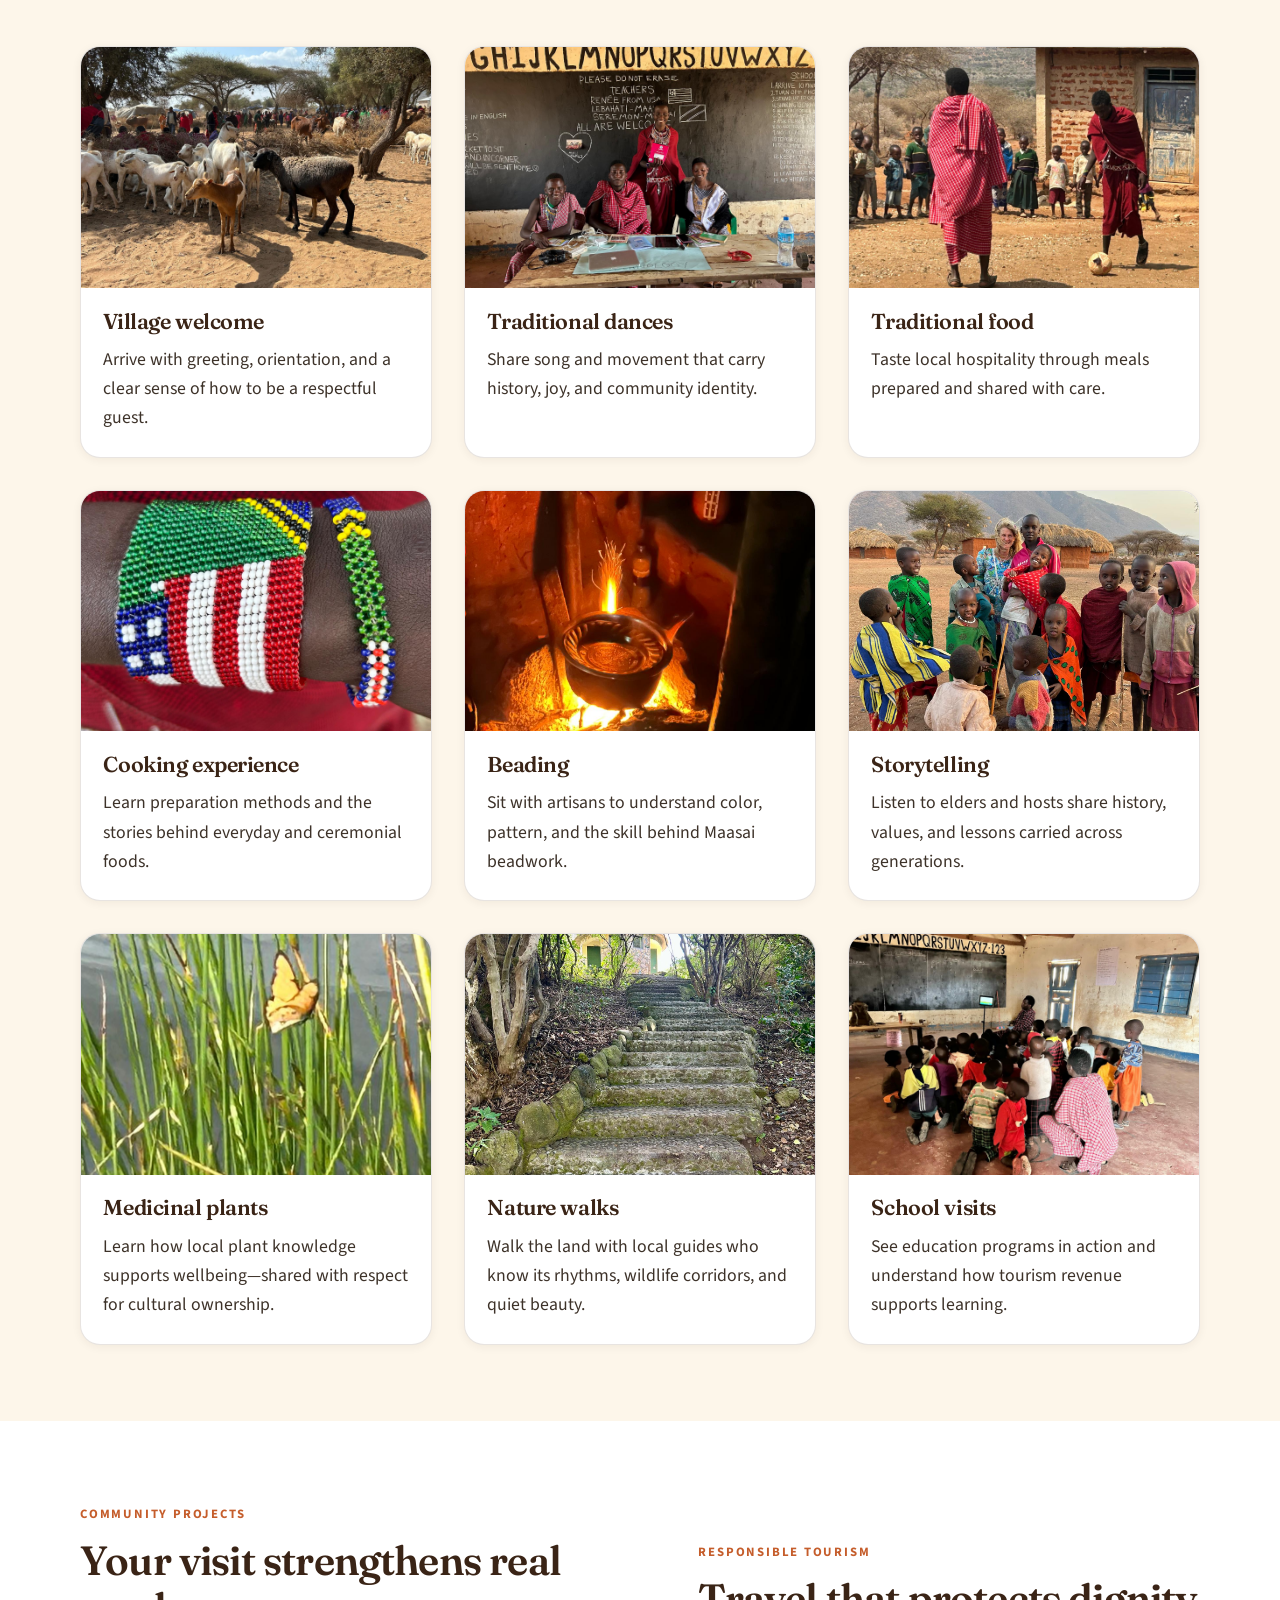
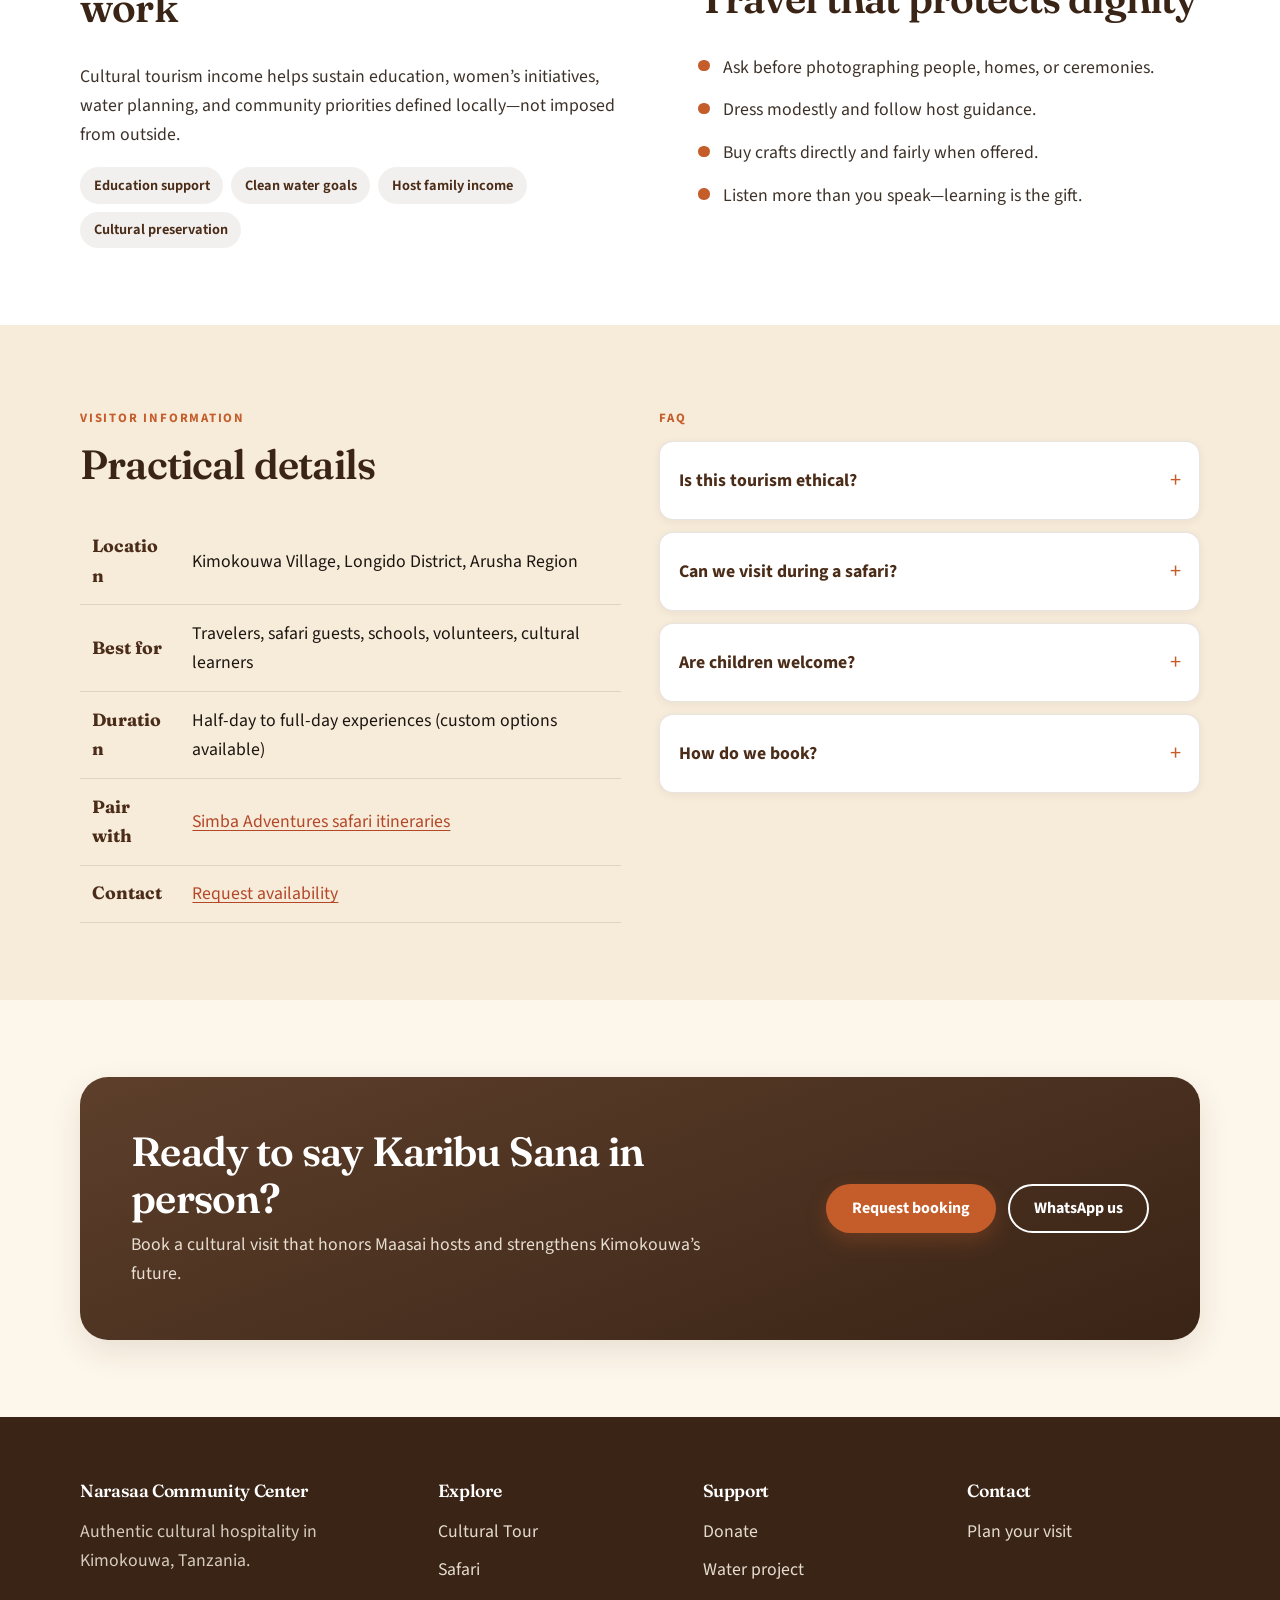
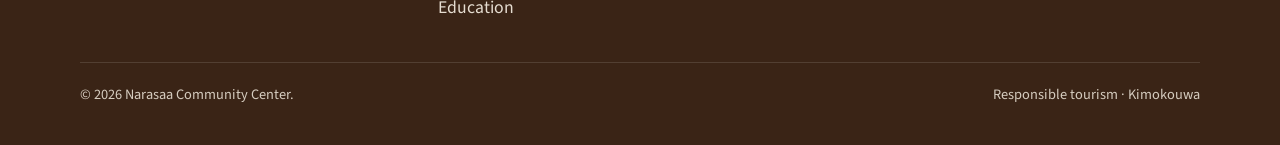
<file: cultural-tour.html>
<!DOCTYPE html>
<html lang="en">
<head>
  <meta charset="UTF-8">
  <meta name="viewport" content="width=device-width, initial-scale=1">
  <title>Karibu Sana Kimokouwa Cultural Tour | Authentic Maasai Experience</title>
  <meta name="description" content="Experience an ethical Maasai cultural tour in Kimokouwa: village life, dance, food, beading, storytelling, nature walks, and community projects that benefit local families.">
  <meta name="keywords" content="Kimokouwa cultural tour, Maasai village experience, ethical tourism Tanzania, Longido cultural visit, Karibu Sana Kimokouwa">
  <link rel="canonical" href="https://narasaacommunitycenter.com/cultural-tour.html">
  <meta property="og:title" content="Karibu Sana Kimokouwa Cultural Tour">
  <meta property="og:description" content="Authentic Maasai hospitality and responsible tourism that supports community development.">
  <meta property="og:type" content="website">
  <meta property="og:url" content="https://narasaacommunitycenter.com/cultural-tour.html">
  <meta property="og:image" content="assets/logo-narasaa.png">
  <link rel="icon" type="image/png" href="assets/logo-narasaa.png">
  <link rel="preconnect" href="https://fonts.googleapis.com">
  <link rel="preconnect" href="https://fonts.gstatic.com" crossorigin>
  <link href="https://fonts.googleapis.com/css2?family=Fraunces:opsz,wght@9..144,500;9..144,600;9..144,700&family=Source+Sans+3:wght@400;600;700&display=swap" rel="stylesheet">
  <link rel="stylesheet" href="css/style.css">
  <link rel="stylesheet" href="css/responsive.css">
  <link rel="stylesheet" href="css/animations.css">
  <script type="application/ld+json">
  {
    "@context": "https://schema.org",
    "@type": "TouristTrip",
    "name": "Karibu Sana Kimokouwa Cultural Tour",
    "touristType": "Cultural tourism",
    "provider": {
      "@type": "NGO",
      "name": "Narasaa Community Center"
    },
    "itinerary": {
      "@type": "ItemList",
      "itemListElement": [
        "Village welcome",
        "Traditional dances",
        "Traditional food & cooking",
        "Beading",
        "Storytelling",
        "Medicinal plants",
        "Nature walks",
        "School visits"
      ]
    }
  }
  </script>
</head>
<body>
  <a class="skip-link" href="#main">Skip to main content</a>
    <header class="site-header">
    <nav class="nav" aria-label="Primary">
      <a class="nav__brand" href="index.html" aria-label="Narasaa Community Center home">
        <img class="nav__logo" src="assets/logo-narasaa.png" width="120" height="120" alt="Narasaa Community Center logo">
      </a>

      <button class="nav__toggle" type="button" aria-expanded="false" aria-controls="primary-menu" aria-label="Open menu">
        <span></span><span></span><span></span>
      </button>

      <div class="nav__backdrop" aria-hidden="true"></div>

      <div class="nav__panel" id="primary-menu">
        <ul class="nav__menu">
          <li class="nav__item">
            <a class="nav__link" href="index.html">Home</a>
          </li>
          <li class="nav__item">
            <a class="nav__link" href="about.html">About</a>
          </li>
          <li class="nav__item nav__item--has-mega">
            <a class="nav__link" href="education.html">Education <span class="nav__caret" aria-hidden="true"></span></a>
            <button class="nav__subtoggle" type="button" aria-expanded="false" aria-label="Toggle Education menu"></button>
            <div class="nav__mega" role="region" aria-label="Education menu">
              <div class="nav__mega-inner">
                <div class="nav__mega-col">
                  <h4>Programs</h4>
                  <ul class="nav__mega-list">
                    <li><a href="education.html#baby-class">Baby Class</a></li>
                    <li><a href="education.html#middle-class">Middle Class</a></li>
                    <li><a href="education.html#primary">Primary Students</a></li>
                    <li><a href="education.html#mens-education">Men's Education</a></li>
                  </ul>
                </div>
                <div class="nav__mega-col">
                  <h4>Community Learning</h4>
                  <ul class="nav__mega-list">
                    <li><a href="education.html#womens-education">Women's Education</a></li>
                    <li><a href="education.html#teachers">Teachers</a></li>
                    <li><a href="education.html#help">How You Can Help</a></li>
                    <li><a href="education.html">All Education</a></li>
                  </ul>
                  <a class="nav__mega-cta" href="contact.html#donate">Support education →</a>
                </div>
              </div>
            </div>
          </li>
          <li class="nav__item">
            <a class="nav__link" href="borehole.html">Borehole</a>
          </li>
          <li class="nav__item nav__item--has-mega">
            <a class="nav__link" href="cultural-tour.html">Cultural Tour <span class="nav__caret" aria-hidden="true"></span></a>
            <button class="nav__subtoggle" type="button" aria-expanded="false" aria-label="Toggle Cultural Tour menu"></button>
            <div class="nav__mega" role="region" aria-label="Cultural Tour menu">
              <div class="nav__mega-inner">
                <div class="nav__mega-col">
                  <h4>Experience</h4>
                  <ul class="nav__mega-list">
                    <li><a href="cultural-tour.html#experience">Village Experience</a></li>
                    <li><a href="cultural-tour.html#projects">Community Projects</a></li>
                    <li><a href="cultural-tour.html#visitor-info">Visitor Information</a></li>
                    <li><a href="cultural-tour.html#booking">Book Your Visit</a></li>
                  </ul>
                </div>
                <div class="nav__mega-col">
                  <h4>Travel With Purpose</h4>
                  <ul class="nav__mega-list">
                    <li><a href="cultural-tour.html">Karibu Sana Kimokouwa</a></li>
                    <li><a href="safari.html">Safari &amp; Adventures</a></li>
                    <li><a href="contact.html">Plan With Us</a></li>
                  </ul>
                  <a class="nav__mega-cta" href="cultural-tour.html#booking">Request booking →</a>
                </div>
              </div>
            </div>
          </li>
          <li class="nav__item nav__item--has-mega nav__item--mega-wide">
            <a class="nav__link" href="safari.html">Safari <span class="nav__caret" aria-hidden="true"></span></a>
            <button class="nav__subtoggle" type="button" aria-expanded="false" aria-label="Toggle Safari menu"></button>
            <div class="nav__mega" role="region" aria-label="Safari menu">
              <div class="nav__mega-inner">
                <div class="nav__mega-col">
                  <h4>Safari Styles</h4>
                  <ul class="nav__mega-list">
                    <li><a href="safari.html#categories">Luxury Safari</a></li>
                    <li><a href="safari.html#categories">Budget Safari</a></li>
                    <li><a href="safari.html#categories">Family Safari</a></li>
                    <li><a href="safari.html#partnership">Simba Adventures</a></li>
                  </ul>
                </div>
                <div class="nav__mega-col">
                  <h4>Destinations</h4>
                  <ul class="nav__mega-list">
                    <li><a href="safari.html#destinations">Serengeti National Park</a></li>
                    <li><a href="safari.html#destinations">Ngorongoro Crater</a></li>
                    <li><a href="safari.html#destinations">Tarangire &amp; Manyara</a></li>
                    <li><a href="safari.html#destinations">Kilimanjaro &amp; Zanzibar</a></li>
                  </ul>
                </div>
                <div class="nav__mega-col">
                  <h4>Plan Ahead</h4>
                  <ul class="nav__mega-list">
                    <li><a href="safari.html#book">Book Your Safari</a></li>
                    <li><a href="cultural-tour.html">Add Cultural Tour</a></li>
                    <li><a href="contact.html">Contact Narasaa</a></li>
                  </ul>
                  <a class="nav__mega-cta" href="safari.html#book">Book with Simba →</a>
                </div>
              </div>
            </div>
          </li>
          <li class="nav__item">
            <a class="nav__link" href="contact.html">Contact</a>
          </li>
          <li class="nav__item nav__item--cta">
            <a class="btn btn--primary nav__cta" href="contact.html#donate">Donate</a>
          </li>
        </ul>
      </div>
    </nav>
  </header>

  <main id="main">
    <section class="hero">
      <div class="hero__media">
        <img src="images/photo-010.jpg" alt="Warm cultural gathering in East Africa welcoming visitors" width="1800" height="1200" fetchpriority="high">
      </div>
      <div class="hero__overlay" aria-hidden="true"></div>
      <div class="hero__content">
        <p class="hero__eyebrow">Karibu Sana · You are warmly welcome</p>
        <h1>Kimokouwa Cultural Tour</h1>
        <p class="hero__text">Meet Maasai hosts, share food and stories, learn traditional skills, and see how your visit supports education, water, and community projects—ethically and respectfully.</p>
        <div class="btn-group">
          <a class="btn btn--primary" href="#booking">Book your visit</a>
          <a class="btn btn--outline" href="#experience">Explore the experience</a>
        </div>
      </div>
    </section>

    <section class="section section--white" id="intro">
      <div class="container split">
        <div class="prose reveal">
          <p class="section__eyebrow">Introduction</p>
          <h2>Hospitality with purpose</h2>
          <p class="lead">Karibu Sana Kimokouwa is not a staged performance. It is a community-hosted cultural exchange designed to honor Maasai knowledge while creating fair income for local hosts.</p>
          <p>Visitors are welcomed as guests. Photography, questions, and participation happen with consent and guidance. The goal is mutual respect: you leave with deeper understanding; the community gains support for its own development priorities.</p>
        </div>
        <div class="split__media reveal reveal-delay-2">
          <img src="images/photo-015.jpg" alt="Savanna landscape near Maasai community lands in northern Tanzania" width="1200" height="900" loading="lazy">
        </div>
      </div>
    </section>

    <section class="section section--cream" id="experience">
      <div class="container">
        <div class="section__header section__header--center reveal">
          <p class="section__eyebrow">Village Experience</p>
          <h2>What you may share during your visit</h2>
          <p>Experiences can vary by season, ceremony calendar, and community availability—always guided by local hosts.</p>
        </div>
        <div class="grid-3">
          <article class="card reveal">
            <div class="card__media"><img src="images/photo-012.jpg" alt="Community welcome and traditional gathering" width="900" height="620" loading="lazy"></div>
            <div class="card__body"><h3>Village welcome</h3><p>Arrive with greeting, orientation, and a clear sense of how to be a respectful guest.</p></div>
          </article>
          <article class="card reveal reveal-delay-1">
            <div class="card__media"><img src="images/photo-028.jpg" alt="Open landscape suggesting celebration and movement" width="900" height="620" loading="lazy"></div>
            <div class="card__body"><h3>Traditional dances</h3><p>Share song and movement that carry history, joy, and community identity.</p></div>
          </article>
          <article class="card reveal reveal-delay-2">
            <div class="card__media"><img src="images/photo-035.jpg" alt="Shared meal setting representing traditional food hospitality" width="900" height="620" loading="lazy"></div>
            <div class="card__body"><h3>Traditional food</h3><p>Taste local hospitality through meals prepared and shared with care.</p></div>
          </article>
          <article class="card reveal">
            <div class="card__media"><img src="images/photo-031.jpg" alt="Hands preparing food during a cooking experience" width="900" height="620" loading="lazy"></div>
            <div class="card__body"><h3>Cooking experience</h3><p>Learn preparation methods and the stories behind everyday and ceremonial foods.</p></div>
          </article>
          <article class="card reveal reveal-delay-1">
            <div class="card__media"><img src="images/photo-009.jpg" alt="Colorful beads used in traditional craftwork" width="900" height="620" loading="lazy"></div>
            <div class="card__body"><h3>Beading</h3><p>Sit with artisans to understand color, pattern, and the skill behind Maasai beadwork.</p></div>
          </article>
          <article class="card reveal reveal-delay-2">
            <div class="card__media"><img src="images/photo-008.jpg" alt="People gathered for storytelling and conversation" width="900" height="620" loading="lazy"></div>
            <div class="card__body"><h3>Storytelling</h3><p>Listen to elders and hosts share history, values, and lessons carried across generations.</p></div>
          </article>
          <article class="card reveal">
            <div class="card__media"><img src="images/photo-007.jpg" alt="Medicinal and wild plants in a natural landscape" width="900" height="620" loading="lazy"></div>
            <div class="card__body"><h3>Medicinal plants</h3><p>Learn how local plant knowledge supports wellbeing—shared with respect for cultural ownership.</p></div>
          </article>
          <article class="card reveal reveal-delay-1">
            <div class="card__media"><img src="images/photo-005.jpg" alt="Nature walk through open hills and countryside" width="900" height="620" loading="lazy"></div>
            <div class="card__body"><h3>Nature walks</h3><p>Walk the land with local guides who know its rhythms, wildlife corridors, and quiet beauty.</p></div>
          </article>
          <article class="card reveal reveal-delay-2">
            <div class="card__media"><img src="images/photo-050.jpg" alt="School visit connected to community education programs" width="900" height="620" loading="lazy"></div>
            <div class="card__body"><h3>School visits</h3><p>See education programs in action and understand how tourism revenue supports learning.</p></div>
          </article>
        </div>
      </div>
    </section>

    <section class="section section--white" id="projects">
      <div class="container split">
        <div class="reveal">
          <p class="section__eyebrow">Community Projects</p>
          <h2>Your visit strengthens real work</h2>
          <p>Cultural tourism income helps sustain education, women’s initiatives, water planning, and community priorities defined locally—not imposed from outside.</p>
          <ul class="pill-list">
            <li>Education support</li>
            <li>Clean water goals</li>
            <li>Host family income</li>
            <li>Cultural preservation</li>
          </ul>
        </div>
        <div class="reveal reveal-delay-1">
          <p class="section__eyebrow">Responsible Tourism</p>
          <h2>Travel that protects dignity</h2>
          <ul class="icon-list">
            <li><span class="dot" aria-hidden="true"></span><span>Ask before photographing people, homes, or ceremonies.</span></li>
            <li><span class="dot" aria-hidden="true"></span><span>Dress modestly and follow host guidance.</span></li>
            <li><span class="dot" aria-hidden="true"></span><span>Buy crafts directly and fairly when offered.</span></li>
            <li><span class="dot" aria-hidden="true"></span><span>Listen more than you speak—learning is the gift.</span></li>
          </ul>
        </div>
      </div>
    </section>

    <section class="section section--sand" id="visitor-info">
      <div class="container grid-2">
        <div class="reveal">
          <p class="section__eyebrow">Visitor Information</p>
          <h2>Practical details</h2>
          <table class="table-like">
            <tbody>
              <tr><th scope="row">Location</th><td>Kimokouwa Village, Longido District, Arusha Region</td></tr>
              <tr><th scope="row">Best for</th><td>Travelers, safari guests, schools, volunteers, cultural learners</td></tr>
              <tr><th scope="row">Duration</th><td>Half-day to full-day experiences (custom options available)</td></tr>
              <tr><th scope="row">Pair with</th><td><a href="safari.html">Simba Adventures safari itineraries</a></td></tr>
              <tr><th scope="row">Contact</th><td><a href="contact.html">Request availability</a></td></tr>
            </tbody>
          </table>
        </div>
        <div class="reveal reveal-delay-1">
          <p class="section__eyebrow">FAQ</p>
          <div class="faq">
            <details>
              <summary>Is this tourism ethical?</summary>
              <p>Yes—by design. Experiences are community-hosted, consent-based, and structured so income supports local priorities.</p>
            </details>
            <details>
              <summary>Can we visit during a safari?</summary>
              <p>Absolutely. Many guests combine Kimokouwa with northern circuit travel through Simba Adventures.</p>
            </details>
            <details>
              <summary>Are children welcome?</summary>
              <p>Family visits are welcome with advance notice so hosts can prepare a suitable experience.</p>
            </details>
            <details>
              <summary>How do we book?</summary>
              <p>Use the booking form or WhatsApp/email on the contact page. We will confirm dates, group size, and expectations.</p>
            </details>
          </div>
        </div>
      </div>
    </section>

    <section class="section section--cream" id="booking">
      <div class="container">
        <div class="cta-band reveal">
          <div>
            <h2>Ready to say Karibu Sana in person?</h2>
            <p>Book a cultural visit that honors Maasai hosts and strengthens Kimokouwa’s future.</p>
          </div>
          <div class="cta-band__actions">
            <a class="btn btn--primary" href="contact.html?subject=Cultural%20Tour%20Booking">Request booking</a>
            <a class="btn btn--outline" href="https://wa.me/255755242930" target="_blank" rel="noopener noreferrer">WhatsApp us</a>
          </div>
        </div>
      </div>
    </section>
  </main>

  <footer class="site-footer">
    <div class="container footer-grid">
      <div>
        <h3>Narasaa Community Center</h3>
        <p>Authentic cultural hospitality in Kimokouwa, Tanzania.</p>
      </div>
      <div>
        <h3>Explore</h3>
        <ul class="footer-links">
          <li><a href="cultural-tour.html">Cultural Tour</a></li>
          <li><a href="safari.html">Safari</a></li>
          <li><a href="education.html">Education</a></li>
        </ul>
      </div>
      <div>
        <h3>Support</h3>
        <ul class="footer-links">
          <li><a href="contact.html#donate">Donate</a></li>
          <li><a href="borehole.html">Water project</a></li>
        </ul>
      </div>
      <div>
        <h3>Contact</h3>
        <ul class="footer-links">
          <li><a href="contact.html">Plan your visit</a></li>
        </ul>
      </div>
    </div>
    <div class="container footer-bottom">
      <p>© <span data-year></span> Narasaa Community Center.</p>
      <p>Responsible tourism · Kimokouwa</p>
    </div>
  </footer>
  <button class="back-to-top" type="button" aria-label="Back to top">↑</button>
  <script src="js/navigation.js" defer></script>
  <script src="js/main.js" defer></script>
</body>
</html>
</file>
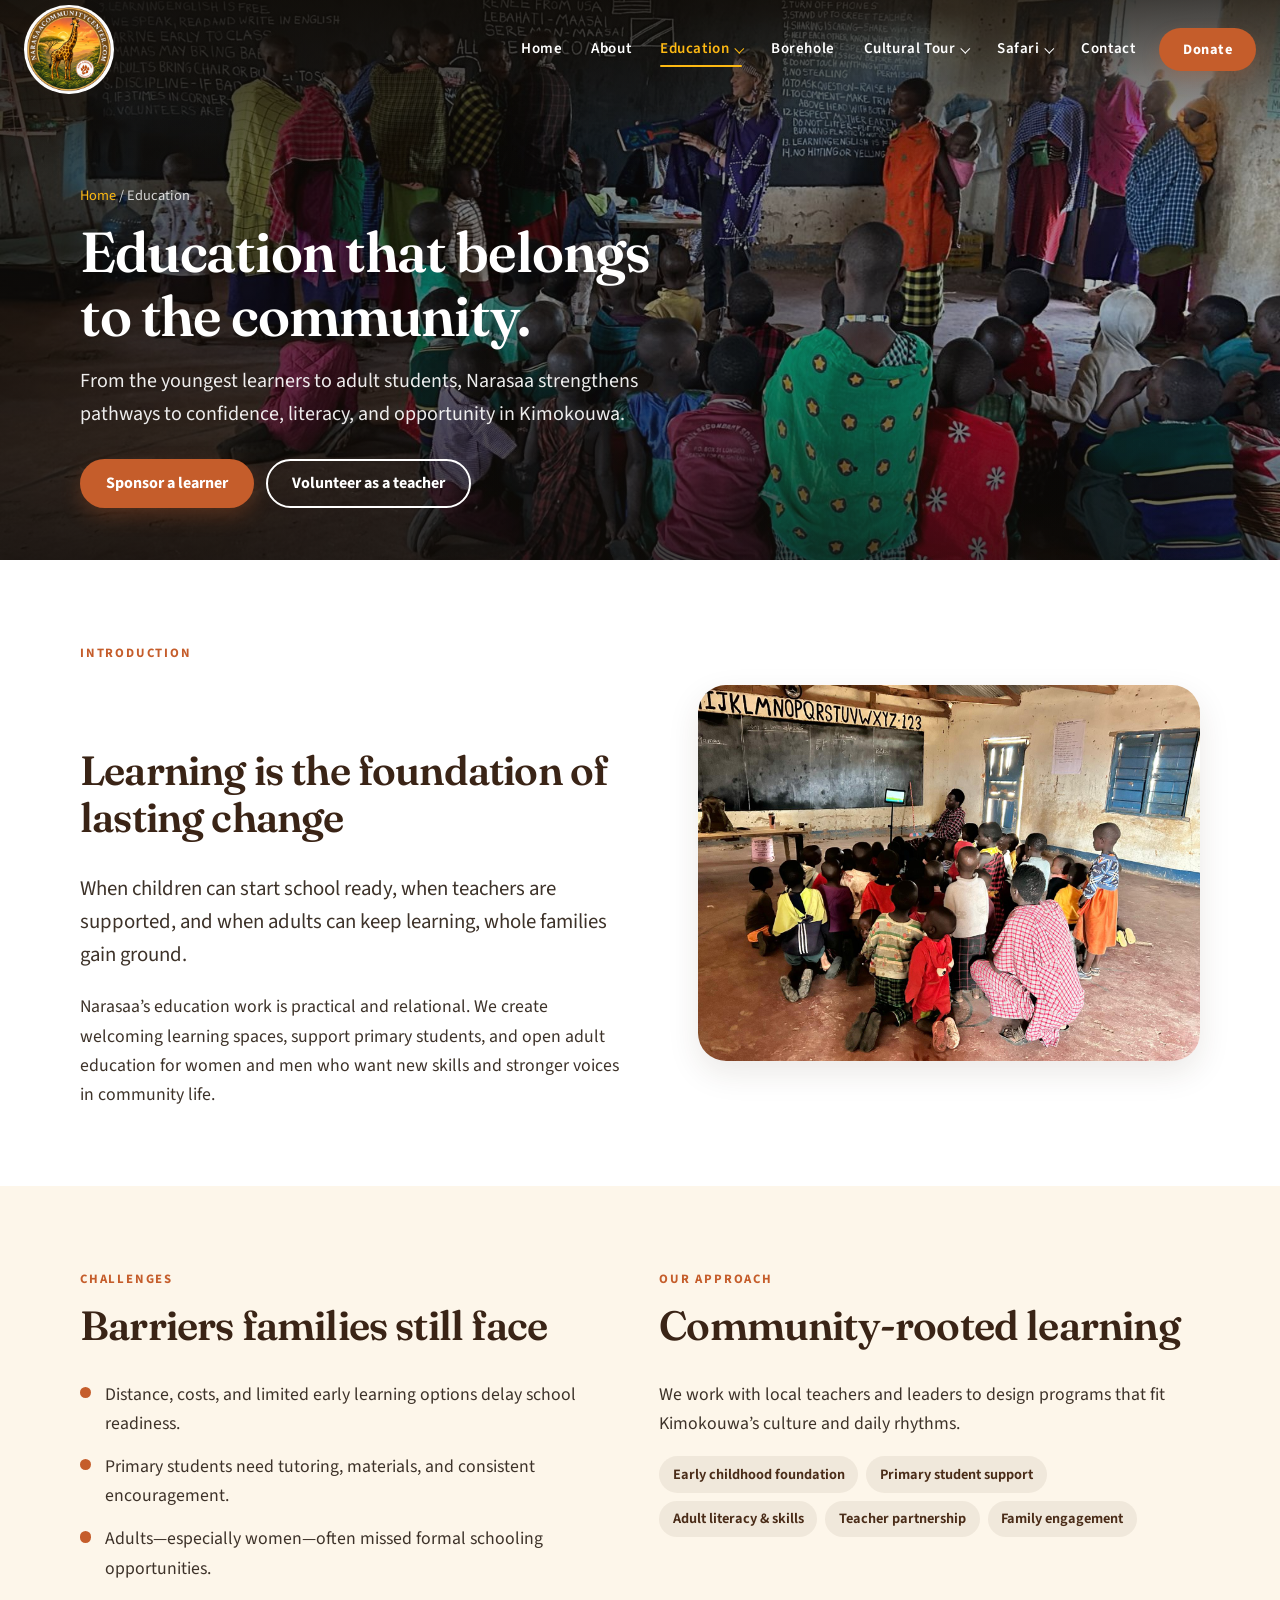
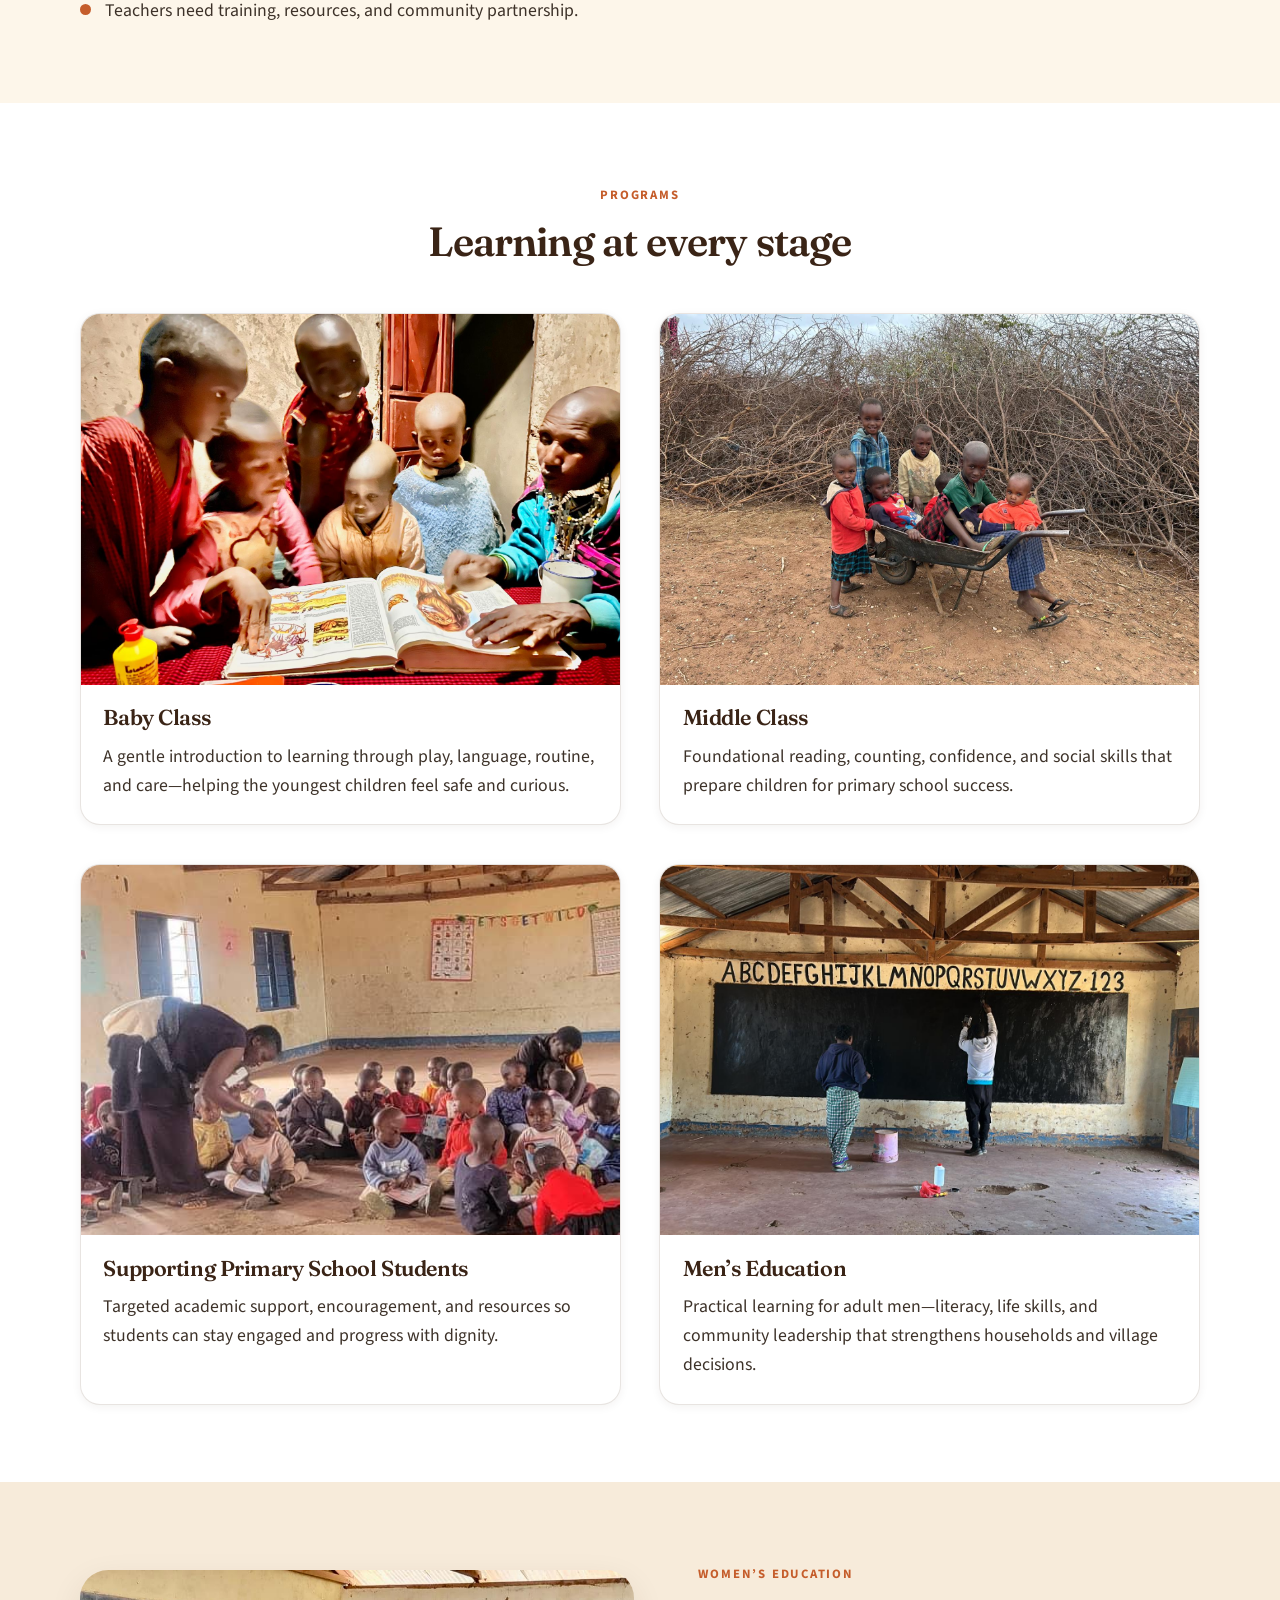
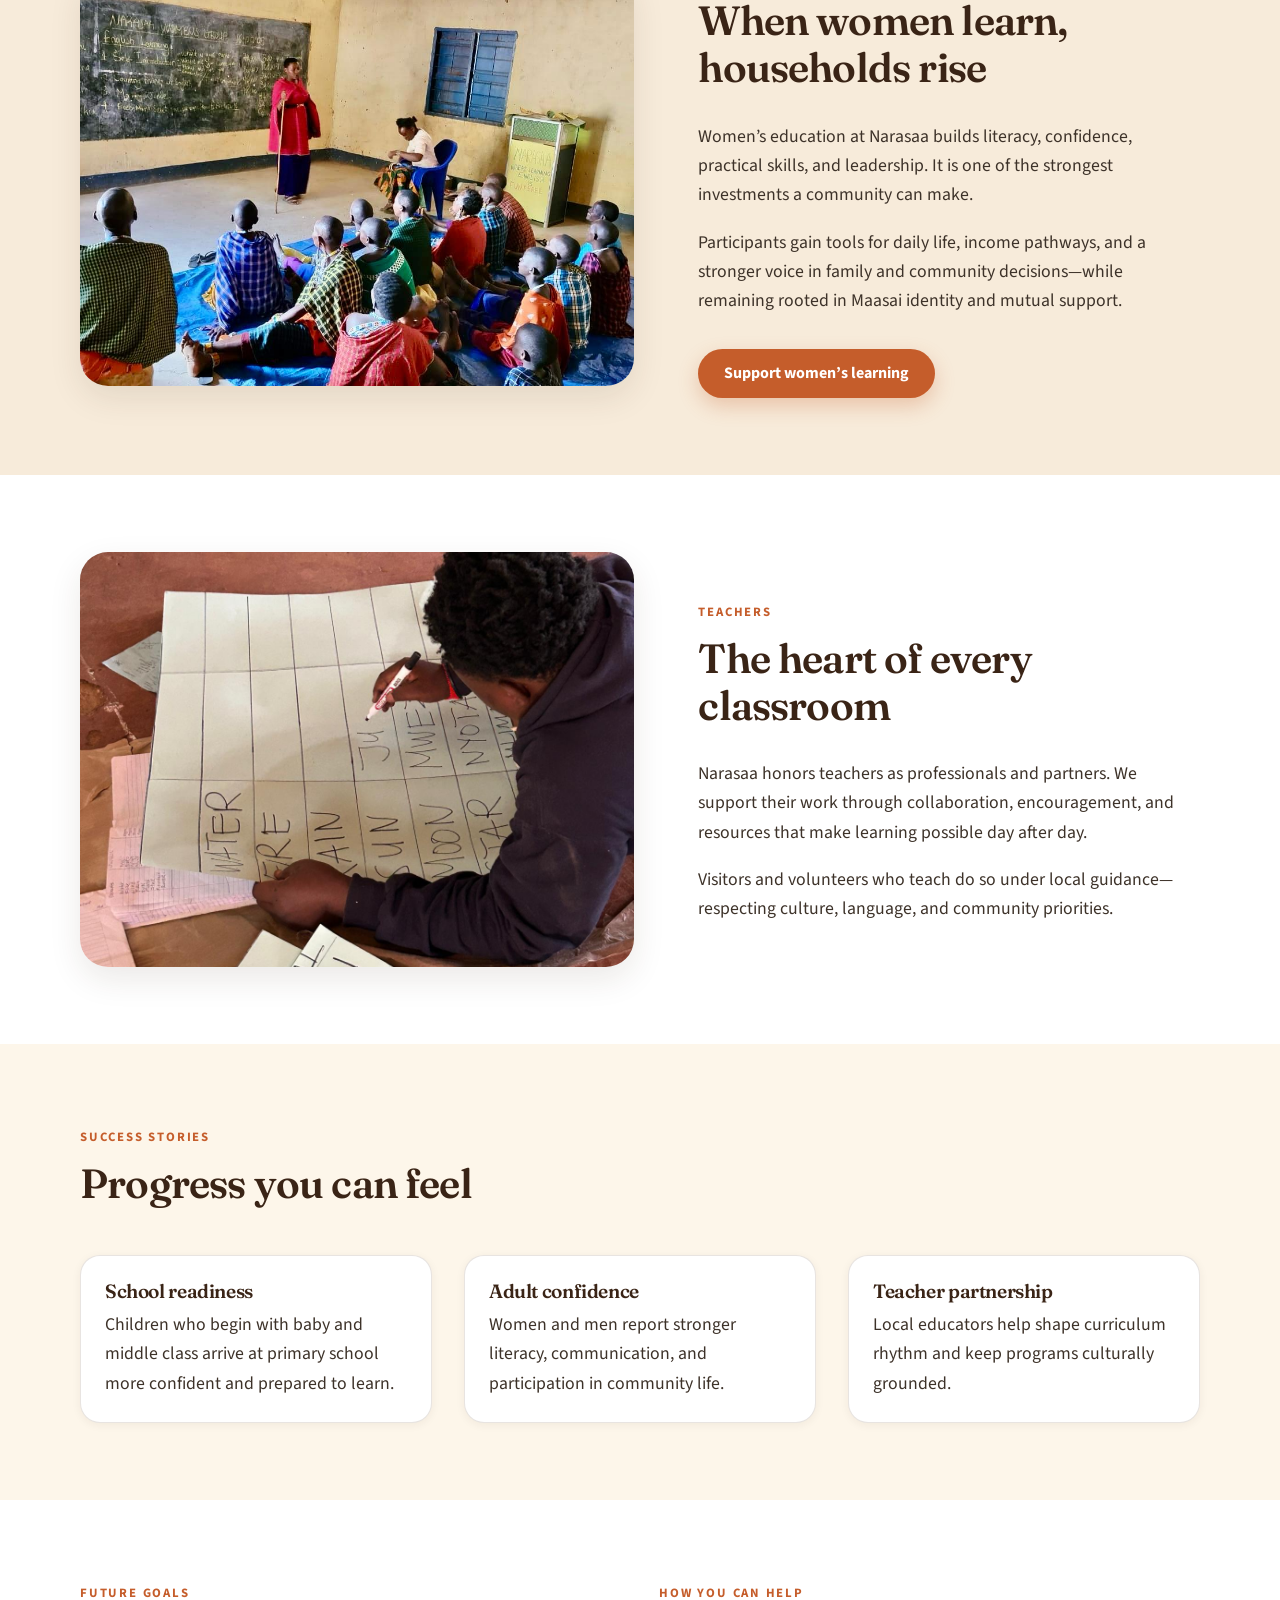
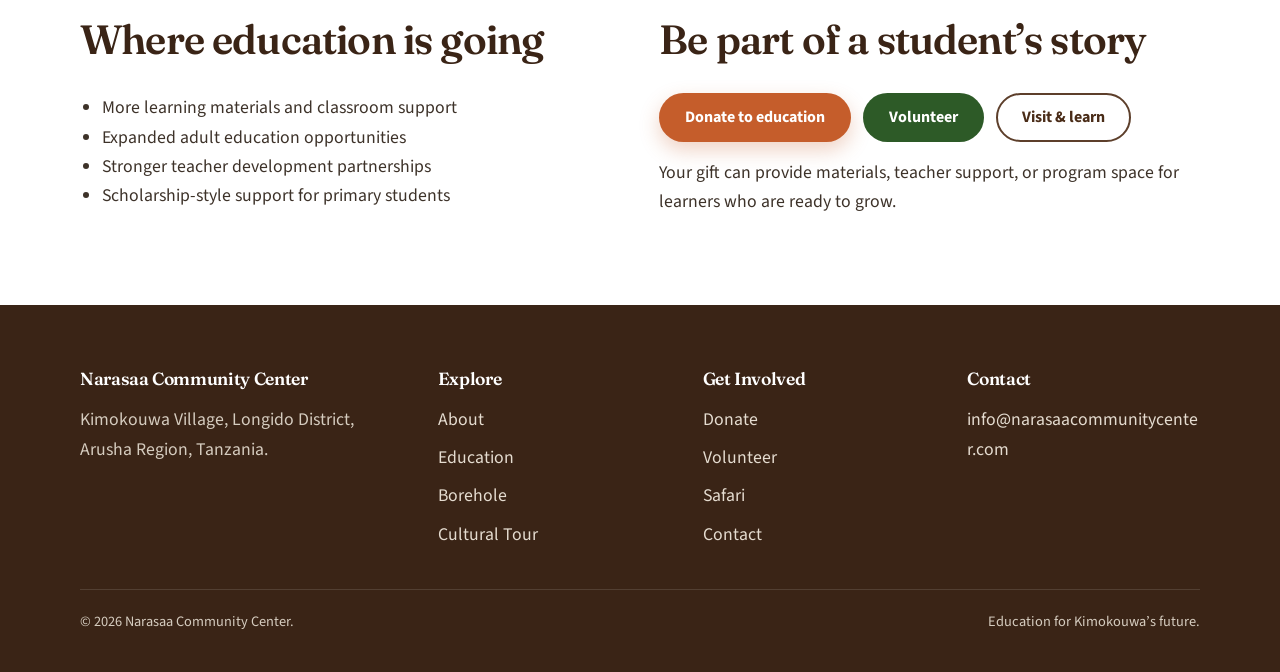
<file: education.html>
<!DOCTYPE html>
<html lang="en">
<head>
  <meta charset="UTF-8">
  <meta name="viewport" content="width=device-width, initial-scale=1">
  <title>Education Programs | Narasaa Community Center — Learning in Kimokouwa</title>
  <meta name="description" content="Support education in Kimokouwa, Tanzania: baby class, middle class, primary student support, and adult learning for women and men.">
  <meta name="keywords" content="education Tanzania, Kimokouwa school, Maasai education, adult literacy, women's education Longido">
  <link rel="canonical" href="https://narasaacommunitycenter.com/education.html">
  <meta property="og:title" content="Education at Narasaa Community Center">
  <meta property="og:description" content="From early childhood to adult learning—education that opens doors in Kimokouwa.">
  <meta property="og:type" content="website">
  <meta property="og:url" content="https://narasaacommunitycenter.com/education.html">
  <meta property="og:image" content="assets/logo-narasaa.png">
  <link rel="icon" type="image/png" href="assets/logo-narasaa.png">
  <link rel="preconnect" href="https://fonts.googleapis.com">
  <link rel="preconnect" href="https://fonts.gstatic.com" crossorigin>
  <link href="https://fonts.googleapis.com/css2?family=Fraunces:opsz,wght@9..144,500;9..144,600;9..144,700&family=Source+Sans+3:wght@400;600;700&display=swap" rel="stylesheet">
  <link rel="stylesheet" href="css/style.css">
  <link rel="stylesheet" href="css/responsive.css">
  <link rel="stylesheet" href="css/animations.css">
</head>
<body>
  <a class="skip-link" href="#main">Skip to main content</a>
    <header class="site-header">
    <nav class="nav" aria-label="Primary">
      <a class="nav__brand" href="index.html" aria-label="Narasaa Community Center home">
        <img class="nav__logo" src="assets/logo-narasaa.png" width="120" height="120" alt="Narasaa Community Center logo">
      </a>

      <button class="nav__toggle" type="button" aria-expanded="false" aria-controls="primary-menu" aria-label="Open menu">
        <span></span><span></span><span></span>
      </button>

      <div class="nav__backdrop" aria-hidden="true"></div>

      <div class="nav__panel" id="primary-menu">
        <ul class="nav__menu">
          <li class="nav__item">
            <a class="nav__link" href="index.html">Home</a>
          </li>
          <li class="nav__item">
            <a class="nav__link" href="about.html">About</a>
          </li>
          <li class="nav__item nav__item--has-mega">
            <a class="nav__link" href="education.html">Education <span class="nav__caret" aria-hidden="true"></span></a>
            <button class="nav__subtoggle" type="button" aria-expanded="false" aria-label="Toggle Education menu"></button>
            <div class="nav__mega" role="region" aria-label="Education menu">
              <div class="nav__mega-inner">
                <div class="nav__mega-col">
                  <h4>Programs</h4>
                  <ul class="nav__mega-list">
                    <li><a href="education.html#baby-class">Baby Class</a></li>
                    <li><a href="education.html#middle-class">Middle Class</a></li>
                    <li><a href="education.html#primary">Primary Students</a></li>
                    <li><a href="education.html#mens-education">Men's Education</a></li>
                  </ul>
                </div>
                <div class="nav__mega-col">
                  <h4>Community Learning</h4>
                  <ul class="nav__mega-list">
                    <li><a href="education.html#womens-education">Women's Education</a></li>
                    <li><a href="education.html#teachers">Teachers</a></li>
                    <li><a href="education.html#help">How You Can Help</a></li>
                    <li><a href="education.html">All Education</a></li>
                  </ul>
                  <a class="nav__mega-cta" href="contact.html#donate">Support education →</a>
                </div>
              </div>
            </div>
          </li>
          <li class="nav__item">
            <a class="nav__link" href="borehole.html">Borehole</a>
          </li>
          <li class="nav__item nav__item--has-mega">
            <a class="nav__link" href="cultural-tour.html">Cultural Tour <span class="nav__caret" aria-hidden="true"></span></a>
            <button class="nav__subtoggle" type="button" aria-expanded="false" aria-label="Toggle Cultural Tour menu"></button>
            <div class="nav__mega" role="region" aria-label="Cultural Tour menu">
              <div class="nav__mega-inner">
                <div class="nav__mega-col">
                  <h4>Experience</h4>
                  <ul class="nav__mega-list">
                    <li><a href="cultural-tour.html#experience">Village Experience</a></li>
                    <li><a href="cultural-tour.html#projects">Community Projects</a></li>
                    <li><a href="cultural-tour.html#visitor-info">Visitor Information</a></li>
                    <li><a href="cultural-tour.html#booking">Book Your Visit</a></li>
                  </ul>
                </div>
                <div class="nav__mega-col">
                  <h4>Travel With Purpose</h4>
                  <ul class="nav__mega-list">
                    <li><a href="cultural-tour.html">Karibu Sana Kimokouwa</a></li>
                    <li><a href="safari.html">Safari &amp; Adventures</a></li>
                    <li><a href="contact.html">Plan With Us</a></li>
                  </ul>
                  <a class="nav__mega-cta" href="cultural-tour.html#booking">Request booking →</a>
                </div>
              </div>
            </div>
          </li>
          <li class="nav__item nav__item--has-mega nav__item--mega-wide">
            <a class="nav__link" href="safari.html">Safari <span class="nav__caret" aria-hidden="true"></span></a>
            <button class="nav__subtoggle" type="button" aria-expanded="false" aria-label="Toggle Safari menu"></button>
            <div class="nav__mega" role="region" aria-label="Safari menu">
              <div class="nav__mega-inner">
                <div class="nav__mega-col">
                  <h4>Safari Styles</h4>
                  <ul class="nav__mega-list">
                    <li><a href="safari.html#categories">Luxury Safari</a></li>
                    <li><a href="safari.html#categories">Budget Safari</a></li>
                    <li><a href="safari.html#categories">Family Safari</a></li>
                    <li><a href="safari.html#partnership">Simba Adventures</a></li>
                  </ul>
                </div>
                <div class="nav__mega-col">
                  <h4>Destinations</h4>
                  <ul class="nav__mega-list">
                    <li><a href="safari.html#destinations">Serengeti National Park</a></li>
                    <li><a href="safari.html#destinations">Ngorongoro Crater</a></li>
                    <li><a href="safari.html#destinations">Tarangire &amp; Manyara</a></li>
                    <li><a href="safari.html#destinations">Kilimanjaro &amp; Zanzibar</a></li>
                  </ul>
                </div>
                <div class="nav__mega-col">
                  <h4>Plan Ahead</h4>
                  <ul class="nav__mega-list">
                    <li><a href="safari.html#book">Book Your Safari</a></li>
                    <li><a href="cultural-tour.html">Add Cultural Tour</a></li>
                    <li><a href="contact.html">Contact Narasaa</a></li>
                  </ul>
                  <a class="nav__mega-cta" href="safari.html#book">Book with Simba →</a>
                </div>
              </div>
            </div>
          </li>
          <li class="nav__item">
            <a class="nav__link" href="contact.html">Contact</a>
          </li>
          <li class="nav__item nav__item--cta">
            <a class="btn btn--primary nav__cta" href="contact.html#donate">Donate</a>
          </li>
        </ul>
      </div>
    </nav>
  </header>

  <main id="main">
    <section class="hero hero--compact">
      <div class="hero__media">
        <img src="images/photo-027.jpg" alt="Students learning together in a classroom environment" width="1800" height="1000" fetchpriority="high">
      </div>
      <div class="hero__overlay" aria-hidden="true"></div>
      <div class="hero__content">
        <p class="breadcrumb"><a href="index.html">Home</a> / Education</p>
        <h1>Education that belongs to the community.</h1>
        <p class="hero__text">From the youngest learners to adult students, Narasaa strengthens pathways to confidence, literacy, and opportunity in Kimokouwa.</p>
        <div class="btn-group">
          <a class="btn btn--primary" href="contact.html#donate">Sponsor a learner</a>
          <a class="btn btn--outline" href="contact.html#volunteer">Volunteer as a teacher</a>
        </div>
      </div>
    </section>

    <section class="section section--white">
      <div class="container split">
        <div class="prose reveal">
          <p class="section__eyebrow">Introduction</p>
          <h2>Learning is the foundation of lasting change</h2>
          <p class="lead">When children can start school ready, when teachers are supported, and when adults can keep learning, whole families gain ground.</p>
          <p>Narasaa’s education work is practical and relational. We create welcoming learning spaces, support primary students, and open adult education for women and men who want new skills and stronger voices in community life.</p>
        </div>
        <div class="split__media reveal reveal-delay-2">
          <img src="images/photo-050.jpg" alt="Books and learning materials representing education programs" width="1200" height="900" loading="lazy">
        </div>
      </div>
    </section>

    <section class="section section--cream" id="challenges">
      <div class="container grid-2">
        <div class="reveal">
          <p class="section__eyebrow">Challenges</p>
          <h2>Barriers families still face</h2>
          <ul class="icon-list">
            <li><span class="dot" aria-hidden="true"></span><span>Distance, costs, and limited early learning options delay school readiness.</span></li>
            <li><span class="dot" aria-hidden="true"></span><span>Primary students need tutoring, materials, and consistent encouragement.</span></li>
            <li><span class="dot" aria-hidden="true"></span><span>Adults—especially women—often missed formal schooling opportunities.</span></li>
            <li><span class="dot" aria-hidden="true"></span><span>Teachers need training, resources, and community partnership.</span></li>
          </ul>
        </div>
        <div class="reveal reveal-delay-1">
          <p class="section__eyebrow">Our Approach</p>
          <h2>Community-rooted learning</h2>
          <p>We work with local teachers and leaders to design programs that fit Kimokouwa’s culture and daily rhythms.</p>
          <ul class="pill-list">
            <li>Early childhood foundation</li>
            <li>Primary student support</li>
            <li>Adult literacy &amp; skills</li>
            <li>Teacher partnership</li>
            <li>Family engagement</li>
          </ul>
        </div>
      </div>
    </section>

    <section class="section section--white" id="programs">
      <div class="container">
        <div class="section__header section__header--center reveal">
          <p class="section__eyebrow">Programs</p>
          <h2>Learning at every stage</h2>
        </div>
        <div class="grid-2">
          <article class="card reveal" id="baby-class">
            <div class="card__media"><img src="images/photo-045.jpg" alt="Young child engaged in early learning activities" width="1000" height="700" loading="lazy"></div>
            <div class="card__body">
              <h3>Baby Class</h3>
              <p>A gentle introduction to learning through play, language, routine, and care—helping the youngest children feel safe and curious.</p>
            </div>
          </article>
          <article class="card reveal reveal-delay-1" id="middle-class">
            <div class="card__media"><img src="images/photo-048.jpg" alt="Children participating in a middle-class learning group" width="1000" height="700" loading="lazy"></div>
            <div class="card__body">
              <h3>Middle Class</h3>
              <p>Foundational reading, counting, confidence, and social skills that prepare children for primary school success.</p>
            </div>
          </article>
          <article class="card reveal" id="primary">
            <div class="card__media"><img src="images/photo-090.jpg" alt="Primary school students studying in class" width="1000" height="700" loading="lazy"></div>
            <div class="card__body">
              <h3>Supporting Primary School Students</h3>
              <p>Targeted academic support, encouragement, and resources so students can stay engaged and progress with dignity.</p>
            </div>
          </article>
          <article class="card reveal reveal-delay-1" id="mens-education">
            <div class="card__media"><img src="images/photo-023.jpg" alt="Adult learners collaborating during an education session" width="1000" height="700" loading="lazy"></div>
            <div class="card__body">
              <h3>Men’s Education</h3>
              <p>Practical learning for adult men—literacy, life skills, and community leadership that strengthens households and village decisions.</p>
            </div>
          </article>
        </div>
      </div>
    </section>

    <section class="section section--sand" id="womens-education">
      <div class="container split">
        <div class="split__media reveal">
          <img src="images/photo-087.jpg" alt="Woman representing women's education and empowerment programs" width="1200" height="900" loading="lazy">
        </div>
        <div class="reveal reveal-delay-1">
          <p class="section__eyebrow">Women’s Education</p>
          <h2>When women learn, households rise</h2>
          <p>Women’s education at Narasaa builds literacy, confidence, practical skills, and leadership. It is one of the strongest investments a community can make.</p>
          <p>Participants gain tools for daily life, income pathways, and a stronger voice in family and community decisions—while remaining rooted in Maasai identity and mutual support.</p>
          <a class="btn btn--primary" href="contact.html#donate" style="margin-top:1rem">Support women’s learning</a>
        </div>
      </div>
    </section>

    <section class="section section--white" id="teachers">
      <div class="container split split--reverse">
        <div class="reveal">
          <p class="section__eyebrow">Teachers</p>
          <h2>The heart of every classroom</h2>
          <p>Narasaa honors teachers as professionals and partners. We support their work through collaboration, encouragement, and resources that make learning possible day after day.</p>
          <p>Visitors and volunteers who teach do so under local guidance—respecting culture, language, and community priorities.</p>
        </div>
        <div class="split__media reveal reveal-delay-2">
          <img src="images/photo-021.jpg" alt="Teacher engaging with students in a classroom" width="1200" height="900" loading="lazy">
        </div>
      </div>
    </section>

    <section class="section section--cream" id="stories">
      <div class="container">
        <div class="section__header reveal">
          <p class="section__eyebrow">Success Stories</p>
          <h2>Progress you can feel</h2>
        </div>
        <div class="grid-3">
          <article class="value reveal"><h3>School readiness</h3><p>Children who begin with baby and middle class arrive at primary school more confident and prepared to learn.</p></article>
          <article class="value reveal reveal-delay-1"><h3>Adult confidence</h3><p>Women and men report stronger literacy, communication, and participation in community life.</p></article>
          <article class="value reveal reveal-delay-2"><h3>Teacher partnership</h3><p>Local educators help shape curriculum rhythm and keep programs culturally grounded.</p></article>
        </div>
      </div>
    </section>

    <section class="section section--white" id="future">
      <div class="container grid-2">
        <div class="reveal">
          <p class="section__eyebrow">Future Goals</p>
          <h2>Where education is going</h2>
          <ul>
            <li>More learning materials and classroom support</li>
            <li>Expanded adult education opportunities</li>
            <li>Stronger teacher development partnerships</li>
            <li>Scholarship-style support for primary students</li>
          </ul>
        </div>
        <div class="reveal reveal-delay-1" id="help">
          <p class="section__eyebrow">How You Can Help</p>
          <h2>Be part of a student’s story</h2>
          <div class="btn-group">
            <a class="btn btn--primary" href="contact.html#donate">Donate to education</a>
            <a class="btn btn--secondary" href="contact.html#volunteer">Volunteer</a>
            <a class="btn btn--outline-dark" href="cultural-tour.html">Visit &amp; learn</a>
          </div>
          <p style="margin-top:1rem">Your gift can provide materials, teacher support, or program space for learners who are ready to grow.</p>
        </div>
      </div>
    </section>
  </main>

  <footer class="site-footer">
    <div class="container footer-grid">
      <div>
        <h3>Narasaa Community Center</h3>
        <p>Kimokouwa Village, Longido District, Arusha Region, Tanzania.</p>
      </div>
      <div>
        <h3>Explore</h3>
        <ul class="footer-links">
          <li><a href="about.html">About</a></li>
          <li><a href="education.html">Education</a></li>
          <li><a href="borehole.html">Borehole</a></li>
          <li><a href="cultural-tour.html">Cultural Tour</a></li>
        </ul>
      </div>
      <div>
        <h3>Get Involved</h3>
        <ul class="footer-links">
          <li><a href="contact.html#donate">Donate</a></li>
          <li><a href="contact.html#volunteer">Volunteer</a></li>
          <li><a href="safari.html">Safari</a></li>
          <li><a href="contact.html">Contact</a></li>
        </ul>
      </div>
      <div>
        <h3>Contact</h3>
        <ul class="footer-links">
          <li><a href="mailto:narasaacommunitycenter@gmail.com">info@narasaacommunitycenter.com</a></li>
        </ul>
      </div>
    </div>
    <div class="container footer-bottom">
      <p>© <span data-year></span> Narasaa Community Center.</p>
      <p>Education for Kimokouwa’s future.</p>
    </div>
  </footer>

  <button class="back-to-top" type="button" aria-label="Back to top">↑</button>
  <script src="js/navigation.js" defer></script>
  <script src="js/main.js" defer></script>
</body>
</html>
</file>
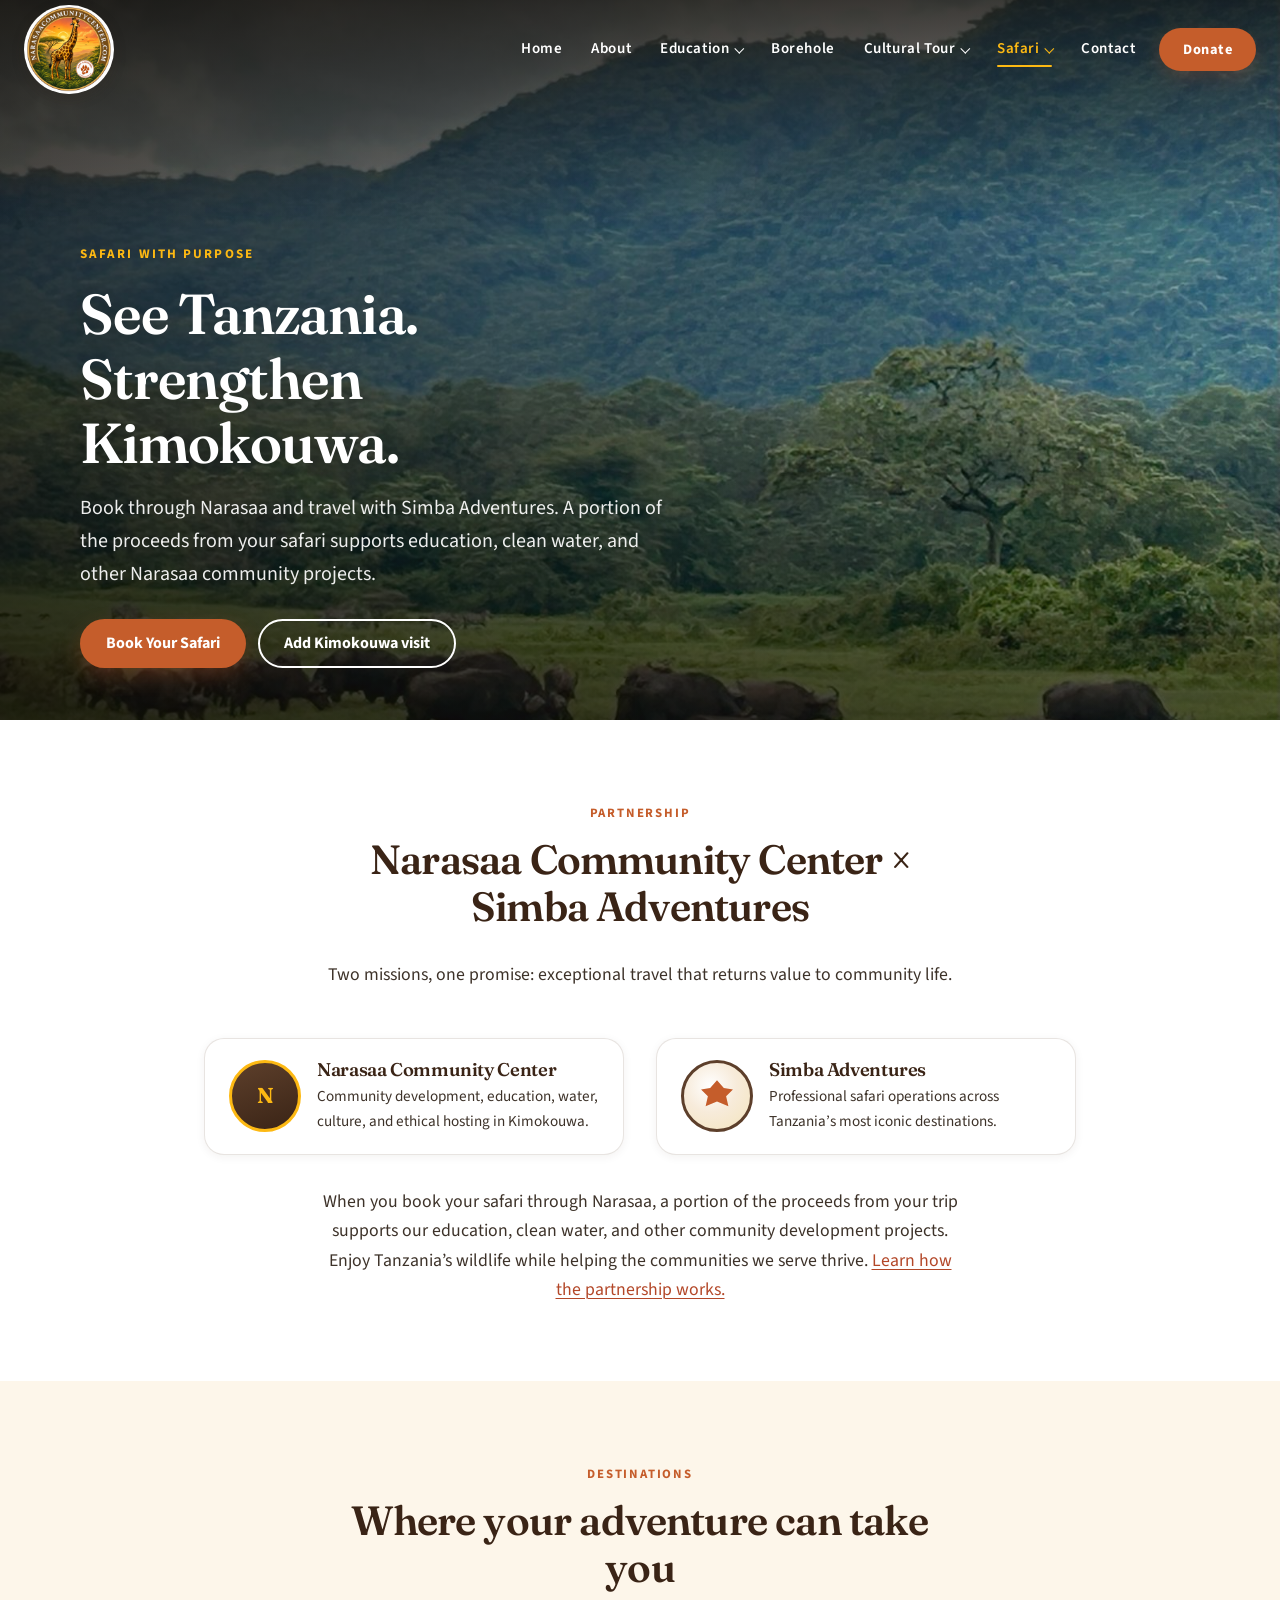
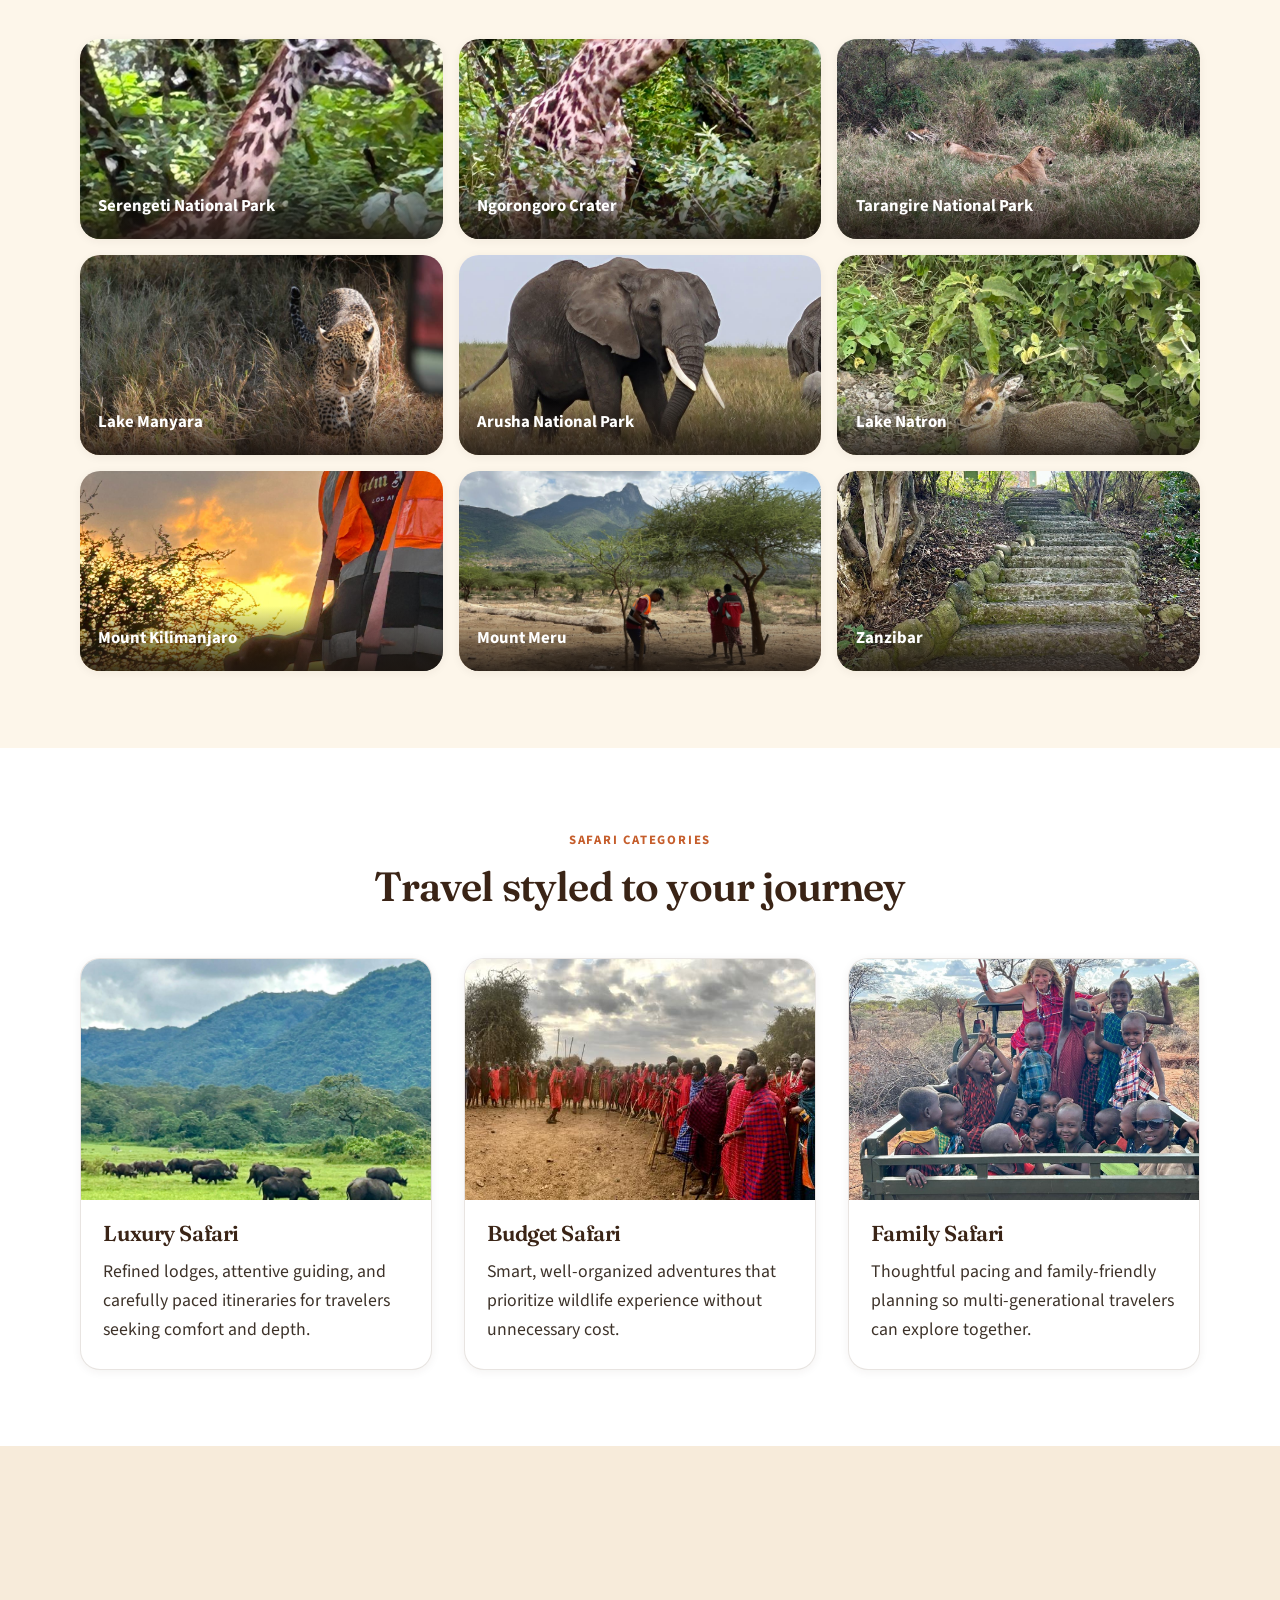
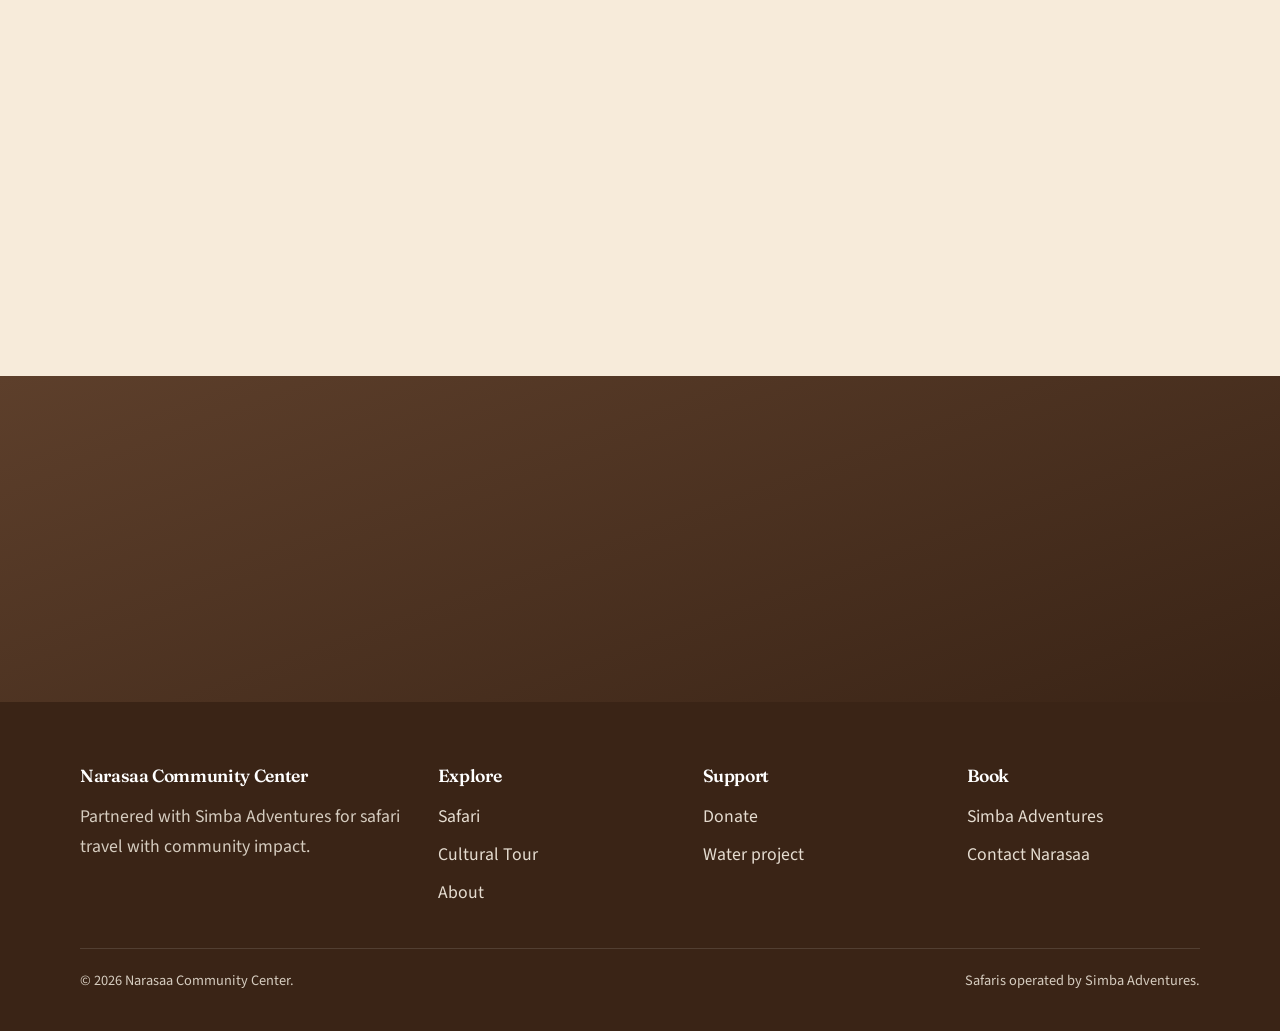
<file: safari.html>
<!DOCTYPE html>
<html lang="en">
<head>
  <meta charset="UTF-8">
  <meta name="viewport" content="width=device-width, initial-scale=1">
  <title>Safari &amp; Adventures | Simba Adventures × Narasaa Community Center</title>
  <meta name="description" content="Book Tanzania safaris with Simba Adventures while supporting Narasaa Community Center in Kimokouwa. Serengeti, Ngorongoro, Tarangire, Kilimanjaro, Zanzibar &amp; more.">
  <meta name="keywords" content="Simba Adventures, Tanzania safari, Serengeti safari, Ngorongoro, Tarangire, Kilimanjaro trek, Zanzibar, community tourism Narasaa">
  <link rel="canonical" href="https://narasaacommunitycenter.com/safari.html">
  <meta property="og:title" content="Safari &amp; Adventures with Community Impact">
  <meta property="og:description" content="Experience Tanzania’s great destinations with Simba Adventures—travel that supports Kimokouwa community development.">
  <meta property="og:type" content="website">
  <meta property="og:url" content="https://narasaacommunitycenter.com/safari.html">
  <meta property="og:image" content="assets/logo-narasaa.png">
  <link rel="icon" type="image/png" href="assets/logo-narasaa.png">
  <link rel="preconnect" href="https://fonts.googleapis.com">
  <link rel="preconnect" href="https://fonts.gstatic.com" crossorigin>
  <link href="https://fonts.googleapis.com/css2?family=Fraunces:opsz,wght@9..144,500;9..144,600;9..144,700&family=Source+Sans+3:wght@400;600;700&display=swap" rel="stylesheet">
  <link rel="stylesheet" href="css/style.css">
  <link rel="stylesheet" href="css/responsive.css">
  <link rel="stylesheet" href="css/animations.css">
  <script type="application/ld+json">
  {
    "@context": "https://schema.org",
    "@type": "TouristAttraction",
    "name": "Narasaa × Simba Adventures Safari Partnership",
    "description": "Professional safari experiences in Tanzania connected to community development in Kimokouwa.",
    "touristType": ["Safari", "Wildlife", "Adventure"]
  }
  </script>
</head>
<body>
  <a class="skip-link" href="#main">Skip to main content</a>
    <header class="site-header">
    <nav class="nav" aria-label="Primary">
      <a class="nav__brand" href="index.html" aria-label="Narasaa Community Center home">
        <img class="nav__logo" src="assets/logo-narasaa.png" width="120" height="120" alt="Narasaa Community Center logo">
      </a>

      <button class="nav__toggle" type="button" aria-expanded="false" aria-controls="primary-menu" aria-label="Open menu">
        <span></span><span></span><span></span>
      </button>

      <div class="nav__backdrop" aria-hidden="true"></div>

      <div class="nav__panel" id="primary-menu">
        <ul class="nav__menu">
          <li class="nav__item">
            <a class="nav__link" href="index.html">Home</a>
          </li>
          <li class="nav__item">
            <a class="nav__link" href="about.html">About</a>
          </li>
          <li class="nav__item nav__item--has-mega">
            <a class="nav__link" href="education.html">Education <span class="nav__caret" aria-hidden="true"></span></a>
            <button class="nav__subtoggle" type="button" aria-expanded="false" aria-label="Toggle Education menu"></button>
            <div class="nav__mega" role="region" aria-label="Education menu">
              <div class="nav__mega-inner">
                <div class="nav__mega-col">
                  <h4>Programs</h4>
                  <ul class="nav__mega-list">
                    <li><a href="education.html#baby-class">Baby Class</a></li>
                    <li><a href="education.html#middle-class">Middle Class</a></li>
                    <li><a href="education.html#primary">Primary Students</a></li>
                    <li><a href="education.html#mens-education">Men's Education</a></li>
                  </ul>
                </div>
                <div class="nav__mega-col">
                  <h4>Community Learning</h4>
                  <ul class="nav__mega-list">
                    <li><a href="education.html#womens-education">Women's Education</a></li>
                    <li><a href="education.html#teachers">Teachers</a></li>
                    <li><a href="education.html#help">How You Can Help</a></li>
                    <li><a href="education.html">All Education</a></li>
                  </ul>
                  <a class="nav__mega-cta" href="contact.html#donate">Support education →</a>
                </div>
              </div>
            </div>
          </li>
          <li class="nav__item">
            <a class="nav__link" href="borehole.html">Borehole</a>
          </li>
          <li class="nav__item nav__item--has-mega">
            <a class="nav__link" href="cultural-tour.html">Cultural Tour <span class="nav__caret" aria-hidden="true"></span></a>
            <button class="nav__subtoggle" type="button" aria-expanded="false" aria-label="Toggle Cultural Tour menu"></button>
            <div class="nav__mega" role="region" aria-label="Cultural Tour menu">
              <div class="nav__mega-inner">
                <div class="nav__mega-col">
                  <h4>Experience</h4>
                  <ul class="nav__mega-list">
                    <li><a href="cultural-tour.html#experience">Village Experience</a></li>
                    <li><a href="cultural-tour.html#projects">Community Projects</a></li>
                    <li><a href="cultural-tour.html#visitor-info">Visitor Information</a></li>
                    <li><a href="cultural-tour.html#booking">Book Your Visit</a></li>
                  </ul>
                </div>
                <div class="nav__mega-col">
                  <h4>Travel With Purpose</h4>
                  <ul class="nav__mega-list">
                    <li><a href="cultural-tour.html">Karibu Sana Kimokouwa</a></li>
                    <li><a href="safari.html">Safari &amp; Adventures</a></li>
                    <li><a href="contact.html">Plan With Us</a></li>
                  </ul>
                  <a class="nav__mega-cta" href="cultural-tour.html#booking">Request booking →</a>
                </div>
              </div>
            </div>
          </li>
          <li class="nav__item nav__item--has-mega nav__item--mega-wide">
            <a class="nav__link" href="safari.html">Safari <span class="nav__caret" aria-hidden="true"></span></a>
            <button class="nav__subtoggle" type="button" aria-expanded="false" aria-label="Toggle Safari menu"></button>
            <div class="nav__mega" role="region" aria-label="Safari menu">
              <div class="nav__mega-inner">
                <div class="nav__mega-col">
                  <h4>Safari Styles</h4>
                  <ul class="nav__mega-list">
                    <li><a href="safari.html#categories">Luxury Safari</a></li>
                    <li><a href="safari.html#categories">Budget Safari</a></li>
                    <li><a href="safari.html#categories">Family Safari</a></li>
                    <li><a href="safari.html#partnership">Simba Adventures</a></li>
                  </ul>
                </div>
                <div class="nav__mega-col">
                  <h4>Destinations</h4>
                  <ul class="nav__mega-list">
                    <li><a href="safari.html#destinations">Serengeti National Park</a></li>
                    <li><a href="safari.html#destinations">Ngorongoro Crater</a></li>
                    <li><a href="safari.html#destinations">Tarangire &amp; Manyara</a></li>
                    <li><a href="safari.html#destinations">Kilimanjaro &amp; Zanzibar</a></li>
                  </ul>
                </div>
                <div class="nav__mega-col">
                  <h4>Plan Ahead</h4>
                  <ul class="nav__mega-list">
                    <li><a href="safari.html#book">Book Your Safari</a></li>
                    <li><a href="cultural-tour.html">Add Cultural Tour</a></li>
                    <li><a href="contact.html">Contact Narasaa</a></li>
                  </ul>
                  <a class="nav__mega-cta" href="safari.html#book">Book with Simba →</a>
                </div>
              </div>
            </div>
          </li>
          <li class="nav__item">
            <a class="nav__link" href="contact.html">Contact</a>
          </li>
          <li class="nav__item nav__item--cta">
            <a class="btn btn--primary nav__cta" href="contact.html#donate">Donate</a>
          </li>
        </ul>
      </div>
    </nav>
  </header>

  <main id="main">
    <section class="hero">
      <div class="hero__media">
        <img src="images/photo-002.jpg" alt="Wildlife safari landscape in northern Tanzania at golden hour" width="1800" height="1200" fetchpriority="high">
      </div>
      <div class="hero__overlay" aria-hidden="true"></div>
      <div class="hero__content">
        <p class="hero__eyebrow">Safari with purpose</p>
        <h1>See Tanzania. Strengthen Kimokouwa.</h1>
        <p class="hero__text">Book through Narasaa and travel with Simba Adventures. A portion of the proceeds from your safari supports education, clean water, and other Narasaa community projects.</p>
        <div class="btn-group">
          <a class="btn btn--primary" href="#book" rel="noopener">Book Your Safari</a>
          <a class="btn btn--outline" href="cultural-tour.html">Add Kimokouwa visit</a>
        </div>
      </div>
    </section>

    <section class="section section--white" id="partnership">
      <div class="container">
        <div class="section__header section__header--center reveal">
          <p class="section__eyebrow">Partnership</p>
          <h2>Narasaa Community Center × Simba Adventures</h2>
          <p>Two missions, one promise: exceptional travel that returns value to community life.</p>
        </div>
        <div class="partners reveal">
          <div class="partner">
            <div class="partner__badge partner__badge--letter" aria-hidden="true">N</div>
            <div>
              <h3>Narasaa Community Center</h3>
              <p>Community development, education, water, culture, and ethical hosting in Kimokouwa.</p>
            </div>
          </div>
          <div class="partner">
            <div class="partner__badge" role="img" aria-label="Simba Adventures paw logo"></div>
            <div>
              <h3>Simba Adventures</h3>
              <p>Professional safari operations across Tanzania’s most iconic destinations.</p>
            </div>
          </div>
        </div>
        <p class="reveal" style="text-align:center;max-width:40rem;margin:2rem auto 0">
          When you book your safari through Narasaa, a portion of the proceeds from your trip supports our education, clean water, and other community development projects. Enjoy Tanzania’s wildlife while helping the communities we serve thrive. <a href="about.html#safari-partnership">Learn how the partnership works.</a>
        </p>
      </div>
    </section>

    <section class="section section--cream" id="destinations">
      <div class="container">
        <div class="section__header section__header--center reveal">
          <p class="section__eyebrow">Destinations</p>
          <h2>Where your adventure can take you</h2>
        </div>
        <div class="dest-list reveal">
          <a class="dest" href="#book"><img src="images/photo-001.jpg" alt="Serengeti plains" width="900" height="600" loading="lazy"><span>Serengeti National Park</span></a>
          <a class="dest" href="#book"><img src="images/photo-004.jpg" alt="Wildlife near Ngorongoro region" width="900" height="600" loading="lazy"><span>Ngorongoro Crater</span></a>
          <a class="dest" href="#book"><img src="images/photo-024.jpg" alt="Elephants in Tarangire-like landscape" width="900" height="600" loading="lazy"><span>Tarangire National Park</span></a>
          <a class="dest" href="#book"><img src="images/photo-025.jpg" alt="Lake Manyara scenic views" width="900" height="600" loading="lazy"><span>Lake Manyara</span></a>
          <a class="dest" href="#book"><img src="images/photo-026.jpg" alt="Arusha National Park nature" width="900" height="600" loading="lazy"><span>Arusha National Park</span></a>
          <a class="dest" href="#book"><img src="images/photo-003.jpg" alt="Lake Natron dramatic landscape" width="900" height="600" loading="lazy"><span>Lake Natron</span></a>
          <a class="dest" href="#book"><img src="images/photo-075.jpg" alt="Mount Kilimanjaro rising above clouds" width="900" height="600" loading="lazy"><span>Mount Kilimanjaro</span></a>
          <a class="dest" href="#book"><img src="images/photo-072.jpg" alt="Mountain trekking landscape for Mount Meru" width="900" height="600" loading="lazy"><span>Mount Meru</span></a>
          <a class="dest" href="#book"><img src="images/photo-005.jpg" alt="Zanzibar tropical coastline" width="900" height="600" loading="lazy"><span>Zanzibar</span></a>
        </div>
      </div>
    </section>

    <section class="section section--white" id="categories">
      <div class="container">
        <div class="section__header section__header--center reveal">
          <p class="section__eyebrow">Safari Categories</p>
          <h2>Travel styled to your journey</h2>
        </div>
        <div class="grid-3">
          <article class="card reveal">
            <div class="card__media"><img src="images/photo-002.jpg" alt="Luxury lodge-style safari stay" width="900" height="620" loading="lazy"></div>
            <div class="card__body">
              <h3>Luxury Safari</h3>
              <p>Refined lodges, attentive guiding, and carefully paced itineraries for travelers seeking comfort and depth.</p>
            </div>
          </article>
          <article class="card reveal reveal-delay-1">
            <div class="card__media"><img src="images/photo-015.jpg" alt="Budget-friendly camping safari experience" width="900" height="620" loading="lazy"></div>
            <div class="card__body">
              <h3>Budget Safari</h3>
              <p>Smart, well-organized adventures that prioritize wildlife experience without unnecessary cost.</p>
            </div>
          </article>
          <article class="card reveal reveal-delay-2">
            <div class="card__media"><img src="images/photo-060.jpg" alt="Family enjoying travel together on safari" width="900" height="620" loading="lazy"></div>
            <div class="card__body">
              <h3>Family Safari</h3>
              <p>Thoughtful pacing and family-friendly planning so multi-generational travelers can explore together.</p>
            </div>
          </article>
        </div>
      </div>
    </section>

    <section class="section section--sand">
      <div class="container split">
        <div class="reveal">
          <p class="section__eyebrow">Combine Your Trip</p>
          <h2>Wildlife by day. Community welcome nearby.</h2>
          <p>Many guests add the <a href="cultural-tour.html">Karibu Sana Kimokouwa Cultural Tour</a> to their safari plans—creating a fuller Tanzania story that includes people, culture, and contribution.</p>
          <ul class="pill-list">
            <li>Serengeti &amp; Ngorongoro</li>
            <li>Cultural day visit</li>
            <li>Education &amp; water impact</li>
          </ul>
        </div>
        <div class="split__media reveal reveal-delay-2">
          <img src="images/photo-001.jpg" alt="Giraffe on the savanna representing wildlife adventures" width="1200" height="900" loading="lazy">
        </div>
      </div>
    </section>

    <section class="section section--brown" id="book">
      <div class="container">
        <div class="cta-band reveal" style="background:transparent;box-shadow:none;padding:0">
          <div>
            <h2>Book Your Safari</h2>
            <p>Contact Narasaa to arrange your safari with our partner, Simba Adventures. Booking through Narasaa means a portion of your safari proceeds helps fund education, clean water, and other community projects. You can also ask about adding a Kimokouwa cultural visit.</p>
          </div>
          <div class="cta-band__actions">
            <a class="btn btn--primary" href="contact.html?subject=Safari%20Inquiry#connect">Plan your safari with Narasaa</a>
            <a class="btn btn--outline" href="https://simbaadventures.com" target="_blank" rel="noopener noreferrer">Visit Simba Adventures</a>
          </div>
        </div>
      </div>
    </section>
  </main>

  <footer class="site-footer">
    <div class="container footer-grid">
      <div>
        <h3>Narasaa Community Center</h3>
        <p>Partnered with Simba Adventures for safari travel with community impact.</p>
      </div>
      <div>
        <h3>Explore</h3>
        <ul class="footer-links">
          <li><a href="safari.html">Safari</a></li>
          <li><a href="cultural-tour.html">Cultural Tour</a></li>
          <li><a href="about.html">About</a></li>
        </ul>
      </div>
      <div>
        <h3>Support</h3>
        <ul class="footer-links">
          <li><a href="contact.html#donate">Donate</a></li>
          <li><a href="borehole.html">Water project</a></li>
        </ul>
      </div>
      <div>
        <h3>Book</h3>
        <ul class="footer-links">
          <li><a href="https://www.simbaadventures.com" target="_blank" rel="noopener noreferrer">Simba Adventures</a></li>
          <li><a href="contact.html">Contact Narasaa</a></li>
        </ul>
      </div>
    </div>
    <div class="container footer-bottom">
      <p>© <span data-year></span> Narasaa Community Center.</p>
      <p>Safaris operated by Simba Adventures.</p>
    </div>
  </footer>
  <button class="back-to-top" type="button" aria-label="Back to top">↑</button>
  <script src="js/navigation.js" defer></script>
  <script src="js/main.js" defer></script>
</body>
</html>
</file>
<file: css/style.css>
/* =========================================================
   Narasaa Community Center — Design System
   Palette inspired by logo (colors only; no logo typography)
   ========================================================= */

:root {
  /* Primary */
  --brown-900: #3a2416;
  --brown-800: #4a2c18;
  --brown-700: #5d3f2b;
  --brown-600: #6b4a32;
  --brown-500: #8e735b;

  /* Secondary — sunset */
  --gold-400: #fdb913;
  --orange-400: #f7941e;
  --orange-500: #e8850c;

  /* Accent — CTAs */
  --terracotta-600: #c55d2b;
  --terracotta-700: #b34728;
  --terracotta-800: #9a3a20;

  /* Nature */
  --green-800: #2d5a27;
  --green-700: #3a6f32;
  --green-500: #6fa03d;

  /* Neutrals */
  --cream-100: #fdf6ea;
  --cream-200: #f7ebda;
  --cream-300: #f4e4bc;
  --sand-200: #ebe0d0;
  --white: #ffffff;
  --ink-900: #1c1510;
  --ink-700: #3d3229;
  --ink-500: #6a5c50;
  --ink-300: #a89888;

  /* Semantic */
  --color-bg: var(--cream-100);
  --color-surface: var(--white);
  --color-text: var(--ink-900);
  --color-text-muted: var(--ink-500);
  --color-primary: var(--brown-700);
  --color-secondary: var(--orange-400);
  --color-accent: var(--terracotta-600);
  --color-accent-hover: var(--orange-400);
  --color-border: rgba(93, 63, 43, 0.14);
  --color-focus: var(--green-700);

  /* Typography */
  --font-display: "Fraunces", Georgia, "Times New Roman", serif;
  --font-body: "Source Sans 3", "Segoe UI", sans-serif;

  /* Spacing & layout */
  --space-1: 0.25rem;
  --space-2: 0.5rem;
  --space-3: 0.75rem;
  --space-4: 1rem;
  --space-5: 1.5rem;
  --space-6: 2rem;
  --space-7: 3rem;
  --space-8: 4rem;
  --space-9: 6rem;
  --container: min(1120px, calc(100% - 2.5rem));
  --container-wide: min(1280px, calc(100% - 2rem));
  --radius-sm: 0.5rem;
  --radius-md: 0.875rem;
  --radius-lg: 1.25rem;
  --radius-xl: 1.75rem;
  --radius-pill: 999px;
  --shadow-sm: 0 2px 10px rgba(58, 36, 22, 0.06);
  --shadow-md: 0 12px 32px rgba(58, 36, 22, 0.1);
  --shadow-lg: 0 24px 56px rgba(58, 36, 22, 0.14);
  --header-h: 100px;
  --nav-ease: 0.3s ease;
  --transition: 220ms ease;
  --gradient-sunset: linear-gradient(135deg, #f7941e 0%, #fdb913 45%, #fdebd0 100%);
  --gradient-earth: linear-gradient(160deg, #5d3f2b 0%, #3a2416 100%);
  --gradient-hero: linear-gradient(180deg, rgba(28, 21, 16, 0.55) 0%, rgba(28, 21, 16, 0.72) 100%);
}

*,
*::before,
*::after {
  box-sizing: border-box;
}

html {
  scroll-behavior: smooth;
  scroll-padding-top: calc(var(--header-h) + 1rem);
}

body {
  margin: 0;
  font-family: var(--font-body);
  font-size: clamp(1rem, 0.95rem + 0.2vw, 1.125rem);
  line-height: 1.65;
  color: var(--color-text);
  background: var(--color-bg);
  -webkit-font-smoothing: antialiased;
  text-rendering: optimizeLegibility;
  overflow-wrap: anywhere;
}

img {
  max-width: 100%;
  height: auto;
  display: block;
}

a {
  color: var(--terracotta-700);
  text-decoration-thickness: 1px;
  text-underline-offset: 0.18em;
  transition: color var(--transition);
}

a:hover {
  color: var(--orange-500);
}

a:focus-visible,
button:focus-visible,
input:focus-visible,
textarea:focus-visible,
select:focus-visible,
summary:focus-visible {
  outline: 3px solid var(--color-focus);
  outline-offset: 3px;
}

h1, h2, h3, h4, h5, h6 {
  font-family: var(--font-display);
  font-weight: 600;
  line-height: 1.15;
  color: var(--brown-900);
  margin: 0 0 0.75em;
  letter-spacing: -0.02em;
}

h1 { font-size: clamp(2.25rem, 1.6rem + 2.4vw, 3.75rem); }
h2 { font-size: clamp(1.75rem, 1.35rem + 1.5vw, 2.75rem); }
h3 { font-size: clamp(1.35rem, 1.2rem + 0.7vw, 1.75rem); }
h4 { font-size: 1.25rem; }

p { margin: 0 0 1em; color: var(--ink-700); }
p:last-child { margin-bottom: 0; }

ul, ol { margin: 0 0 1em; padding-left: 1.25em; color: var(--ink-700); }

.sr-only {
  position: absolute;
  width: 1px;
  height: 1px;
  padding: 0;
  margin: -1px;
  overflow: hidden;
  clip: rect(0, 0, 0, 0);
  white-space: nowrap;
  border: 0;
}

.skip-link {
  position: absolute;
  left: 1rem;
  top: -100%;
  z-index: 10000;
  background: var(--brown-900);
  color: var(--white);
  padding: 0.75rem 1.25rem;
  border-radius: var(--radius-sm);
  text-decoration: none;
}

.skip-link:focus {
  top: 1rem;
}

.container {
  width: var(--container);
  margin-inline: auto;
}

.container--wide {
  width: var(--container-wide);
  margin-inline: auto;
}

.section {
  padding: clamp(3.5rem, 6vw, 6.5rem) 0;
}

.section--cream { background: var(--cream-100); }
.section--sand { background: var(--cream-200); }
.section--white { background: var(--white); }
.section--brown {
  background: var(--gradient-earth);
  color: var(--cream-100);
}

.section--brown h2,
.section--brown h3,
.section--brown p,
.section--brown li {
  color: var(--cream-100);
}

.section--brown p,
.section--brown li {
  color: rgba(253, 246, 234, 0.88);
}

.section__eyebrow {
  display: inline-block;
  font-family: var(--font-body);
  font-size: 0.8rem;
  font-weight: 700;
  letter-spacing: 0.14em;
  text-transform: uppercase;
  color: var(--terracotta-600);
  margin-bottom: 0.75rem;
}

.section--brown .section__eyebrow {
  color: var(--gold-400);
}

.section__header {
  max-width: 40rem;
  margin-bottom: clamp(2rem, 4vw, 3rem);
}

.section__header--center {
  text-align: center;
  margin-inline: auto;
}

.lead {
  font-size: clamp(1.1rem, 1rem + 0.4vw, 1.3rem);
  line-height: 1.6;
  color: var(--ink-700);
}

/* ========== Buttons ========== */
.btn {
  display: inline-flex;
  align-items: center;
  justify-content: center;
  gap: 0.5rem;
  min-height: 3rem;
  padding: 0.8rem 1.5rem;
  border-radius: var(--radius-pill);
  border: 2px solid transparent;
  font-family: var(--font-body);
  font-size: 1rem;
  font-weight: 700;
  line-height: 1.2;
  text-decoration: none;
  cursor: pointer;
  transition: background var(--transition), color var(--transition), border-color var(--transition), transform var(--transition), box-shadow var(--transition);
}

.btn:hover { transform: translateY(-1px); }
.btn:active { transform: translateY(0); }

.btn--primary {
  background: var(--terracotta-600);
  color: var(--white);
  box-shadow: 0 8px 20px rgba(197, 93, 43, 0.28);
}

.btn--primary:hover {
  background: var(--orange-400);
  color: var(--brown-900);
  box-shadow: 0 10px 24px rgba(247, 148, 30, 0.35);
}

.btn--secondary {
  background: var(--green-800);
  color: var(--white);
}

.btn--secondary:hover {
  background: var(--green-700);
  color: var(--white);
}

.btn--outline {
  background: transparent;
  border-color: var(--white);
  color: var(--white);
}

.btn--outline:hover {
  background: var(--white);
  color: var(--brown-900);
}

.btn--outline-dark {
  background: transparent;
  border-color: var(--brown-700);
  color: var(--brown-800);
}

.btn--outline-dark:hover {
  background: var(--brown-700);
  color: var(--white);
}

.btn--gold {
  background: var(--gold-400);
  color: var(--brown-900);
}

.btn--gold:hover {
  background: var(--orange-400);
  color: var(--brown-900);
}

.btn-group {
  display: flex;
  flex-wrap: wrap;
  gap: 0.75rem;
}

/* ========== Header / Nav (luxury safari style) ========== */
.site-header {
  position: fixed;
  top: 0;
  left: 0;
  width: 100%;
  z-index: 1000;
  height: var(--header-h);
  background: transparent;
  border-bottom: 1px solid transparent;
  transition: box-shadow var(--nav-ease), border-color var(--nav-ease), background var(--nav-ease);
}

.site-header.is-scrolled {
  background: rgba(253, 246, 234, 0.94);
  backdrop-filter: blur(16px);
  -webkit-backdrop-filter: blur(16px);
  box-shadow: 0 10px 30px rgba(28, 21, 16, 0.1);
  border-bottom-color: rgba(93, 63, 43, 0.08);
}

.nav {
  width: min(1440px, calc(100% - 3rem));
  margin-inline: auto;
  height: 100%;
  display: flex;
  align-items: center;
  justify-content: space-between;
  gap: 0.35rem;
  position: relative;
}

.nav__brand {
  display: inline-flex;
  align-items: center;
  gap: 0.8rem;
  text-decoration: none;
  color: var(--brown-900);
  flex-shrink: 0;
  position: relative;
  z-index: 1002;
}

.nav__logo {
  width: clamp(78px, 7vw, 100px);
  height: clamp(78px, 7vw, 100px);
  border-radius: 50%;
  object-fit: cover;
  box-shadow: 0 4px 14px rgba(58, 36, 22, 0.16);
  transition: transform var(--nav-ease);
}

.nav__brand:hover .nav__logo {
  transform: scale(1.03);
}

.nav__brand-text {
  display: flex;
  flex-direction: column;
  line-height: 1.15;
}

.nav__brand-name {
  font-family: var(--font-display);
  font-size: clamp(0.95rem, 0.85rem + 0.35vw, 1.12rem);
  font-weight: 700;
  letter-spacing: -0.01em;
}

.nav__brand-tag {
  font-size: 0.7rem;
  font-weight: 600;
  letter-spacing: 0.08em;
  text-transform: uppercase;
  color: var(--brown-500);
}

.nav__toggle {
  display: none;
  width: 2.85rem;
  height: 2.85rem;
  border: 1px solid rgba(93, 63, 43, 0.14);
  border-radius: 0.65rem;
  background: var(--white);
  cursor: pointer;
  padding: 0;
  align-items: center;
  justify-content: center;
  flex-direction: column;
  gap: 5px;
  position: relative;
  z-index: 1002;
  transition: border-color var(--nav-ease), background var(--nav-ease);
}

.nav__toggle:hover {
  border-color: var(--terracotta-600);
  background: var(--cream-100);
}

.nav__toggle span {
  display: block;
  width: 1.3rem;
  height: 2px;
  background: var(--brown-800);
  border-radius: 2px;
  transition: transform var(--nav-ease), opacity var(--nav-ease), width var(--nav-ease);
}

.nav__backdrop {
  display: none;
}

.nav__panel {
  display: flex;
  align-items: center;
  flex: 0 1 auto;
  justify-content: center;
  min-width: 0;
}

.nav__menu {
  display: flex;
  align-items: center;
  justify-content: center;
  flex-wrap: wrap;
  gap: 0.15rem 0.1rem;
  list-style: none;
  margin: 0;
  padding: 0;
  width: auto;
}

.nav__item {
  position: relative;
  display: flex;
  align-items: center;
}

.nav__link {
  position: relative;
  display: inline-flex;
  align-items: center;
  gap: 0.35rem;
  padding: 0.65rem 0.85rem;
  color: var(--ink-700);
  text-decoration: none;
  font-weight: 600;
  font-size: 0.94rem;
  letter-spacing: 0.04em;
  text-transform: none;
  border-radius: 0;
  background: transparent;
  transition: color var(--nav-ease);
  white-space: nowrap;
}

.nav__link::after {
  content: "";
  position: absolute;
  left: 0.85rem;
  right: 0.85rem;
  bottom: 0.35rem;
  height: 2px;
  background: var(--terracotta-600);
  border-radius: 2px;
  transform: scaleX(0);
  transform-origin: left center;
  transition: transform var(--nav-ease);
}

.nav__link:hover,
.nav__link:focus-visible,
.nav__link.is-active,
.nav__item.is-open > .nav__link {
  color: var(--terracotta-600);
  background: transparent;
}

.nav__link:hover::after,
.nav__link:focus-visible::after,
.nav__link.is-active::after,
.nav__item.is-open > .nav__link::after {
  transform: scaleX(1);
}

.nav__caret {
  width: 0.45rem;
  height: 0.45rem;
  border-right: 1.5px solid currentColor;
  border-bottom: 1.5px solid currentColor;
  transform: rotate(45deg) translateY(-1px);
  transition: transform var(--nav-ease);
  flex-shrink: 0;
}

.nav__item.is-open > .nav__link .nav__caret,
.nav__item:hover > .nav__link .nav__caret {
  transform: rotate(225deg) translateY(-1px);
}

.nav__subtoggle {
  display: none;
}

/* Mega dropdown */
.nav__mega {
  position: absolute;
  top: 100%;
  left: 50%;
  transform: translateX(-50%) translateY(8px);
  width: max-content;
  max-width: calc(100vw - 2rem);
  padding-top: 0.9rem;
  opacity: 0;
  visibility: hidden;
  pointer-events: none;
  transition: opacity var(--nav-ease), transform var(--nav-ease), visibility var(--nav-ease);
  z-index: 1001;
}

.nav__item--mega-wide .nav__mega {
  width: max-content;
  max-width: calc(100vw - 2rem);
  left: auto;
  right: 0;
  transform: translateY(10px);
}

.nav__item--mega-wide.is-open > .nav__mega,
.nav__item--mega-wide:hover > .nav__mega {
  transform: translateY(0);
}

.nav__mega-inner {
  background: var(--white);
  border-radius: 1rem;
  box-shadow: 0 22px 50px rgba(28, 21, 16, 0.14);
  border: 1px solid rgba(93, 63, 43, 0.08);
  padding: 1rem 1.15rem;
  display: grid;
  grid-template-columns: repeat(2, max-content);
  gap: 0.35rem 1.25rem;
  width: max-content;
}

.nav__item--mega-wide .nav__mega-inner {
  grid-template-columns: repeat(3, max-content);
  gap: 0.35rem 1.5rem;
}

.nav__mega-col {
  min-width: 0;
}

.nav__item.is-open > .nav__mega,
.nav__item:hover > .nav__mega {
  opacity: 1;
  visibility: visible;
  pointer-events: auto;
  transform: translateX(-50%) translateY(0);
}

.nav__mega-col h4 {
  margin: 0 0 0.45rem;
  font-family: var(--font-body);
  font-size: 0.72rem;
  font-weight: 700;
  letter-spacing: 0.12em;
  text-transform: uppercase;
  color: var(--terracotta-600);
}

.nav__mega-list {
  list-style: none;
  margin: 0;
  padding: 0;
  display: grid;
  gap: 0;
}

.nav__mega-list a {
  display: block;
  padding: 0.4rem 0.5rem;
  border-radius: 0.45rem;
  color: var(--ink-700);
  text-decoration: none;
  font-weight: 500;
  font-size: 0.9rem;
  letter-spacing: 0.01em;
  white-space: nowrap;
  transition: background var(--nav-ease), color var(--nav-ease), transform var(--nav-ease);
}

.nav__mega-list a:hover,
.nav__mega-list a:focus-visible {
  background: rgba(197, 93, 43, 0.08);
  color: var(--terracotta-700);
  transform: translateX(3px);
}

.nav__mega-cta {
  margin-top: 0.85rem;
  display: inline-flex;
  align-items: center;
  gap: 0.35rem;
  font-weight: 700;
  font-size: 0.88rem;
  color: var(--terracotta-600);
  text-decoration: none;
  transition: color var(--nav-ease), gap var(--nav-ease);
}

.nav__mega-cta:hover {
  color: var(--orange-500);
  gap: 0.5rem;
}

.nav__item--cta {
  margin-left: 0.55rem;
  padding-left: 0;
}

.nav__cta {
  min-height: 2.7rem;
  padding: 0.65rem 1.35rem;
  font-size: 0.9rem;
  letter-spacing: 0.04em;
  border-radius: var(--radius-pill);
  box-shadow: 0 8px 18px rgba(197, 93, 43, 0.22);
  transition: background var(--nav-ease), color var(--nav-ease), transform var(--nav-ease), box-shadow var(--nav-ease);
}

.nav__cta:hover {
  transform: translateY(-2px);
  box-shadow: 0 12px 24px rgba(247, 148, 30, 0.28);
}

.nav__cta::after {
  display: none;
}

.nav__cta.btn--primary {
  animation: none;
}

/* ========== Hero ========== */
.hero {
  position: relative;
  min-height: min(88vh, 720px);
  display: grid;
  align-items: end;
  color: var(--white);
  overflow: hidden;
}

.hero--compact {
  min-height: min(68vh, 560px);
}

.hero__media {
  position: absolute;
  inset: 0;
  z-index: 0;
}

.hero__media img {
  width: 100%;
  height: 100%;
  object-fit: cover;
}

.hero__overlay {
  position: absolute;
  inset: 0;
  background: linear-gradient(180deg, rgba(15, 12, 8, 0.72), transparent 32%),
    linear-gradient(90deg, rgba(15, 12, 8, 0.72), rgba(15, 12, 8, 0.22)),
    linear-gradient(0deg, rgba(15, 12, 8, 0.62), transparent 45%);
  z-index: 1;
}

.hero__content {
  position: relative;
  z-index: 2;
  width: var(--container);
  margin: 0 auto;
  padding: calc(var(--header-h) + 2.25rem) 0 3.25rem;
}

.hero__eyebrow {
  display: inline-block;
  font-size: 0.82rem;
  font-weight: 700;
  letter-spacing: 0.16em;
  text-transform: uppercase;
  color: var(--gold-400);
  margin-bottom: 1rem;
}

.hero h1 {
  color: var(--white);
  max-width: 16ch;
  margin-bottom: 1rem;
  text-shadow: 0 2px 24px rgba(0, 0, 0, 0.25);
}

.hero__text {
  max-width: 38rem;
  font-size: clamp(1.05rem, 1rem + 0.35vw, 1.25rem);
  color: rgba(255, 255, 255, 0.92);
  margin-bottom: 1.75rem;
}

@media (min-width: 1025px) {
  .nav__link { color: var(--white); }
  .nav__link:hover,
  .nav__link:focus-visible,
  .nav__link.is-active,
  .nav__item.is-open > .nav__link { color: var(--gold-400); }
  .nav__link::after { background: var(--gold-400); }

  .site-header.is-scrolled .nav__link { color: var(--ink-700); }
  .site-header.is-scrolled .nav__link:hover,
  .site-header.is-scrolled .nav__link:focus-visible,
  .site-header.is-scrolled .nav__link.is-active,
  .site-header.is-scrolled .nav__item.is-open > .nav__link { color: var(--terracotta-600); }
  .site-header.is-scrolled .nav__link::after { background: var(--terracotta-600); }
}

.hero--slideshow {
  min-height: max(760px, 94svh);
  width: 100%;
  background: var(--brown-900);
}

.hero__slide {
  position: absolute;
  inset: 0;
  opacity: 0;
  transition: opacity 1s ease;
}

.hero__slide.is-active { opacity: 1; }

.hero--slideshow .hero__overlay {
  background: linear-gradient(180deg, rgba(15, 12, 8, 0.72), transparent 32%),
    linear-gradient(90deg, rgba(15, 12, 8, 0.8), rgba(15, 12, 8, 0.2)),
    linear-gradient(0deg, rgba(15, 12, 8, 0.65), transparent 45%);
}

.hero--slideshow .hero__content {
  width: min(1440px, calc(100% - 6rem));
  padding-top: calc(var(--header-h) + 4rem);
  padding-bottom: 8rem;
}

.hero--slideshow h1 {
  font-size: clamp(2.65rem, 4.4vw, 4.75rem);
  max-width: 19ch;
}

.hero__controls {
  position: absolute;
  z-index: 3;
  bottom: 2rem;
  right: max(3rem, calc((100% - 1440px) / 2));
  display: flex;
  align-items: center;
  gap: 0.65rem;
}

.hero__controls[hidden] { display: none; }

.hero__controls button {
  display: grid;
  place-items: center;
  min-width: 44px;
  min-height: 44px;
  border: 1px solid rgba(255, 255, 255, 0.5);
  border-radius: 50%;
  background: rgba(28, 21, 16, 0.5);
  color: var(--white);
  font: inherit;
  cursor: pointer;
}

.hero__controls button:hover,
.hero__controls button:focus-visible {
  background: var(--brown-900);
  outline: 2px solid var(--gold-400);
  outline-offset: 3px;
}

.hero__dots { display: flex; }
.hero__dots button { border: 0; background: transparent; }
.hero__dots span { width: 8px; height: 8px; border-radius: 50%; background: rgba(255, 255, 255, 0.6); }
.hero__dots [aria-pressed="true"] span { background: var(--gold-400); width: 24px; border-radius: 8px; }
.hero__controls .hero__pause { border-radius: var(--radius-pill); padding-inline: 1rem; }

/* ========== Cards / grids ========== */
.grid-2 {
  display: grid;
  grid-template-columns: repeat(2, 1fr);
  gap: clamp(1.25rem, 3vw, 2.5rem);
}

.grid-3 {
  display: grid;
  grid-template-columns: repeat(3, 1fr);
  gap: clamp(1.25rem, 3vw, 2rem);
}

.grid-4 {
  display: grid;
  grid-template-columns: repeat(4, 1fr);
  gap: 1.25rem;
}

.card {
  background: var(--color-surface);
  border-radius: var(--radius-lg);
  overflow: hidden;
  box-shadow: var(--shadow-sm);
  border: 1px solid var(--color-border);
  transition: transform var(--transition), box-shadow var(--transition);
  height: 100%;
  display: flex;
  flex-direction: column;
}

.card:hover {
  transform: translateY(-4px);
  box-shadow: var(--shadow-md);
}

.card__media {
  aspect-ratio: 16 / 11;
  overflow: hidden;
  background: var(--sand-200);
}

.card__media img {
  width: 100%;
  height: 100%;
  object-fit: cover;
  transition: transform 400ms ease;
}

.card:hover .card__media img {
  transform: scale(1.04);
}

.card__body {
  padding: 1.35rem 1.4rem 1.5rem;
  display: flex;
  flex-direction: column;
  gap: 0.65rem;
  flex: 1;
}

.card__body h3 {
  margin: 0;
  font-size: 1.35rem;
}

.card__body p {
  margin: 0;
  flex: 1;
}

.card__link {
  font-weight: 700;
  color: var(--terracotta-700);
  text-decoration: none;
  margin-top: 0.35rem;
}

.card__link:hover {
  color: var(--orange-500);
}

.split {
  display: grid;
  grid-template-columns: 1.05fr 0.95fr;
  gap: clamp(2rem, 5vw, 4rem);
  align-items: center;
}

.split--reverse > :first-child { order: 2; }
.split--reverse > :last-child { order: 1; }

.split__media {
  border-radius: var(--radius-xl);
  overflow: hidden;
  box-shadow: var(--shadow-md);
  aspect-ratio: 4 / 3;
}

.split__media img {
  width: 100%;
  height: 100%;
  object-fit: cover;
}

/* ========== Stats ========== */
.stats {
  display: grid;
  grid-template-columns: repeat(4, 1fr);
  gap: 1rem;
}

.stat {
  background: rgba(255, 255, 255, 0.08);
  border: 1px solid rgba(255, 255, 255, 0.14);
  border-radius: var(--radius-lg);
  padding: 1.5rem 1.25rem;
  text-align: center;
}

.stat__number {
  font-family: var(--font-display);
  font-size: clamp(2rem, 1.6rem + 1.5vw, 3rem);
  font-weight: 700;
  color: var(--gold-400);
  line-height: 1;
  margin-bottom: 0.5rem;
}

.stat__label {
  color: rgba(253, 246, 234, 0.9);
  font-size: 0.95rem;
  font-weight: 600;
}

.stats--light .stat {
  background: var(--white);
  border-color: var(--color-border);
  box-shadow: var(--shadow-sm);
}

.stats--light .stat__number { color: var(--terracotta-600); }
.stats--light .stat__label { color: var(--ink-700); }

/* ========== Story / quote ========== */
.story-card {
  background: var(--white);
  border-radius: var(--radius-xl);
  overflow: hidden;
  display: grid;
  grid-template-columns: 0.9fr 1.1fr;
  box-shadow: var(--shadow-md);
  border: 1px solid var(--color-border);
}

.story-card__media {
  min-height: 280px;
}

.story-card__media img {
  width: 100%;
  height: 100%;
  object-fit: cover;
}

.story-card__body {
  padding: clamp(1.5rem, 3vw, 2.5rem);
  display: flex;
  flex-direction: column;
  justify-content: center;
}

.quote {
  font-family: var(--font-display);
  font-size: clamp(1.2rem, 1.05rem + 0.6vw, 1.55rem);
  line-height: 1.45;
  color: var(--brown-800);
  margin: 0 0 1rem;
}

.quote-attr {
  font-weight: 700;
  color: var(--ink-500);
  font-size: 0.95rem;
}

/* ========== Gallery ========== */
.gallery-filters {
  display: flex;
  flex-wrap: wrap;
  gap: 0.5rem;
  margin-bottom: 1.5rem;
}

.filter-btn {
  border: 1px solid var(--color-border);
  background: var(--white);
  color: var(--ink-700);
  border-radius: var(--radius-pill);
  padding: 0.5rem 1rem;
  font-weight: 650;
  font-family: var(--font-body);
  cursor: pointer;
  transition: background var(--transition), color var(--transition), border-color var(--transition);
}

.filter-btn.is-active,
.filter-btn:hover {
  background: var(--brown-700);
  border-color: var(--brown-700);
  color: var(--white);
}

.gallery-grid {
  display: grid;
  grid-template-columns: repeat(3, 1fr);
  gap: 0.85rem;
}

.gallery-item {
  position: relative;
  border: 0;
  padding: 0;
  border-radius: var(--radius-md);
  overflow: hidden;
  cursor: pointer;
  aspect-ratio: 1;
  background: var(--sand-200);
}

.gallery-item img {
  width: 100%;
  height: 100%;
  object-fit: cover;
  transition: transform 350ms ease;
}

.gallery-item:hover img {
  transform: scale(1.05);
}

.gallery-item.is-hidden {
  display: none;
}

/* ========== Lightbox ========== */
.lightbox {
  position: fixed;
  inset: 0;
  z-index: 2000;
  background: rgba(28, 21, 16, 0.92);
  display: none;
  align-items: center;
  justify-content: center;
  padding: 2rem;
}

.lightbox.is-open { display: flex; }

.lightbox img {
  max-width: min(960px, 100%);
  max-height: 85vh;
  border-radius: var(--radius-md);
  box-shadow: var(--shadow-lg);
}

.lightbox__close {
  position: absolute;
  top: 1.25rem;
  right: 1.25rem;
  width: 2.75rem;
  height: 2.75rem;
  border: 0;
  border-radius: 50%;
  background: var(--white);
  color: var(--brown-900);
  font-size: 1.5rem;
  cursor: pointer;
  line-height: 1;
}

/* ========== Partners ========== */
.partners {
  display: flex;
  flex-wrap: wrap;
  align-items: center;
  justify-content: center;
  gap: 2rem;
}

.partner {
  display: flex;
  align-items: center;
  gap: 1rem;
  background: var(--white);
  border: 1px solid var(--color-border);
  border-radius: var(--radius-lg);
  padding: 1.25rem 1.5rem;
  box-shadow: var(--shadow-sm);
  max-width: 420px;
}

.partner__logo {
  width: 72px;
  height: 72px;
  border-radius: 50%;
  object-fit: cover;
  flex-shrink: 0;
}

.partner__badge {
  width: 72px;
  height: 72px;
  border-radius: 50%;
  background: radial-gradient(circle at 40% 35%, #fff 0%, #f7ebda 45%, #f4e4bc 100%);
  border: 3px solid var(--brown-700);
  display: grid;
  place-items: center;
  flex-shrink: 0;
  position: relative;
}

.partner__badge::before {
  content: "";
  width: 38px;
  height: 38px;
  background: var(--terracotta-600);
  border-radius: 50% 50% 45% 45%;
  clip-path: polygon(50% 8%, 68% 28%, 92% 32%, 74% 50%, 80% 76%, 50% 64%, 20% 76%, 26% 50%, 8% 32%, 32% 28%);
}

.partner__badge--letter {
  background: var(--gradient-earth);
  border-color: var(--gold-400);
  color: var(--gold-400);
  font-family: var(--font-display);
  font-weight: 700;
  font-size: 1.35rem;
}

.partner__badge--letter::before {
  display: none;
}

.partner h3 {
  margin: 0 0 0.25rem;
  font-size: 1.15rem;
}

.partner p {
  margin: 0;
  font-size: 0.95rem;
}

/* ========== CTA band ========== */
.cta-band {
  border-radius: var(--radius-xl);
  padding: clamp(2rem, 4vw, 3.25rem);
  background: var(--gradient-earth);
  color: var(--cream-100);
  display: grid;
  grid-template-columns: 1.4fr 1fr;
  gap: 1.5rem;
  align-items: center;
  box-shadow: var(--shadow-md);
}

.cta-band h2 {
  color: var(--white);
  margin-bottom: 0.5rem;
}

.cta-band p {
  color: rgba(253, 246, 234, 0.88);
  margin: 0;
}

.cta-band__actions {
  display: flex;
  flex-wrap: wrap;
  gap: 0.75rem;
  justify-content: flex-end;
}

/* ========== Values / list ========== */
.values {
  display: grid;
  grid-template-columns: repeat(3, 1fr);
  gap: 1.25rem;
}

.value {
  background: var(--white);
  border: 1px solid var(--color-border);
  border-radius: var(--radius-lg);
  padding: 1.5rem;
  box-shadow: var(--shadow-sm);
}

.value__icon {
  width: 2.75rem;
  height: 2.75rem;
  border-radius: var(--radius-sm);
  background: rgba(111, 160, 61, 0.15);
  color: var(--green-800);
  display: grid;
  place-items: center;
  margin-bottom: 1rem;
  font-weight: 800;
  font-size: 1.1rem;
}

.value h3 {
  margin-bottom: 0.5rem;
  font-size: 1.2rem;
}

/* ========== FAQ ========== */
.faq {
  display: grid;
  gap: 0.75rem;
  max-width: 48rem;
}

.faq details {
  background: var(--white);
  border: 1px solid var(--color-border);
  border-radius: var(--radius-md);
  padding: 0.25rem 1.15rem;
  box-shadow: var(--shadow-sm);
}

.faq summary {
  cursor: pointer;
  font-weight: 700;
  color: var(--brown-800);
  padding: 1rem 0;
  list-style: none;
  display: flex;
  justify-content: space-between;
  align-items: center;
  gap: 1rem;
}

.faq summary::-webkit-details-marker { display: none; }

.faq summary::after {
  content: "+";
  font-size: 1.4rem;
  color: var(--terracotta-600);
  font-weight: 400;
}

.faq details[open] summary::after { content: "−"; }

.faq details p {
  padding-bottom: 1rem;
  margin: 0;
}

/* ========== Forms ========== */
.form {
  display: grid;
  gap: 1rem;
  background: var(--white);
  border: 1px solid var(--color-border);
  border-radius: var(--radius-xl);
  padding: clamp(1.5rem, 3vw, 2.25rem);
  box-shadow: var(--shadow-md);
}

.form-row {
  display: grid;
  grid-template-columns: 1fr 1fr;
  gap: 1rem;
}

.form-field {
  display: grid;
  gap: 0.4rem;
}

.form-field label {
  font-weight: 700;
  color: var(--brown-800);
  font-size: 0.95rem;
}

.form-field input,
.form-field select,
.form-field textarea {
  width: 100%;
  min-width: 0;
  border: 1px solid var(--color-border);
  border-radius: var(--radius-sm);
  padding: 0.8rem 0.95rem;
  font: inherit;
  color: var(--ink-900);
  background: var(--cream-100);
  transition: border-color var(--transition), box-shadow var(--transition);
}

.form-field input:focus,
.form-field select:focus,
.form-field textarea:focus {
  border-color: var(--green-700);
  box-shadow: 0 0 0 3px rgba(45, 90, 39, 0.15);
  outline: none;
  background: var(--white);
}

.form-field textarea { min-height: 140px; resize: vertical; }

.form-field .error {
  color: #9a3a20;
  font-size: 0.85rem;
  font-weight: 600;
  min-height: 1.1em;
}

.form-success {
  display: none;
  background: rgba(45, 90, 39, 0.1);
  border: 1px solid rgba(45, 90, 39, 0.25);
  color: var(--green-800);
  border-radius: var(--radius-md);
  padding: 1rem 1.15rem;
  font-weight: 600;
}

.form-success.is-visible { display: block; }

/* ========== Contact info ========== */
.contact-list {
  list-style: none;
  margin: 0;
  padding: 0;
  display: grid;
  gap: 1rem;
}

.contact-list li {
  background: var(--white);
  border: 1px solid var(--color-border);
  border-radius: var(--radius-md);
  padding: 1.1rem 1.25rem;
}

.contact-list strong {
  display: block;
  color: var(--brown-800);
  margin-bottom: 0.2rem;
}

.contact-list a {
  text-decoration: none;
  font-weight: 650;
}

.map-placeholder {
  border-radius: var(--radius-xl);
  overflow: hidden;
  min-height: 320px;
  background:
    linear-gradient(135deg, rgba(93, 63, 43, 0.08), rgba(247, 148, 30, 0.12)),
    var(--sand-200);
  border: 1px solid var(--color-border);
  display: grid;
  place-items: center;
  text-align: center;
  padding: 2rem;
  color: var(--ink-700);
}

.map-placeholder strong {
  display: block;
  font-family: var(--font-display);
  font-size: 1.4rem;
  color: var(--brown-800);
  margin-bottom: 0.5rem;
}

/* ========== Connect With Us profiles ========== */
.connect-grid {
  display: grid;
  grid-template-columns: repeat(2, minmax(0, 1fr));
  gap: clamp(1.25rem, 3vw, 2rem);
  align-items: stretch;
}

.connect-card {
  background: var(--white);
  border: 1px solid var(--color-border);
  border-radius: var(--radius-xl);
  box-shadow: var(--shadow-md);
  padding: clamp(1.5rem, 3vw, 2.25rem);
  display: flex;
  flex-direction: column;
  gap: 1.15rem;
  height: 100%;
  transition: transform var(--nav-ease), box-shadow var(--nav-ease);
}

.connect-card:hover {
  transform: translateY(-3px);
  box-shadow: var(--shadow-lg);
}

.connect-card__header {
  display: flex;
  align-items: flex-start;
  gap: 1rem;
}

.connect-card__avatar {
  width: 4.25rem;
  height: 4.25rem;
  border-radius: 50%;
  display: grid;
  place-items: center;
  flex-shrink: 0;
  font-family: var(--font-display);
  font-weight: 700;
  font-size: 1.35rem;
  color: var(--white);
  box-shadow: 0 8px 18px rgba(58, 36, 22, 0.16);
}

.connect-card__avatar--renee {
  background: linear-gradient(145deg, var(--terracotta-600), var(--orange-400));
}

.connect-card__avatar--lebahati {
  background: linear-gradient(145deg, var(--green-800), var(--green-500));
}

.connect-card__header h3 {
  margin: 0 0 0.3rem;
  font-size: 1.45rem;
}

.connect-card__role {
  margin: 0;
  font-size: 0.92rem;
  font-weight: 700;
  letter-spacing: 0.02em;
  color: var(--terracotta-700);
}

.connect-card__focus {
  margin: 0;
  color: var(--ink-700);
  font-size: 0.98rem;
}

.connect-meta {
  list-style: none;
  margin: 0;
  padding: 0;
  display: grid;
  gap: 0.65rem;
}

.connect-meta li {
  display: grid;
  gap: 0.15rem;
}

.connect-meta span {
  font-size: 0.78rem;
  font-weight: 700;
  letter-spacing: 0.08em;
  text-transform: uppercase;
  color: var(--brown-500);
}

.connect-meta a,
.connect-meta p {
  margin: 0;
  color: var(--ink-700);
  text-decoration: none;
  font-weight: 600;
  word-break: break-word;
}

.connect-meta a:hover {
  color: var(--terracotta-600);
}

.social-links {
  display: flex;
  flex-wrap: wrap;
  gap: 0.55rem;
  margin: 0;
  padding: 0;
  list-style: none;
}

.social-links a {
  width: 2.65rem;
  height: 2.65rem;
  border-radius: 50%;
  display: grid;
  place-items: center;
  background: var(--cream-100);
  border: 1px solid rgba(93, 63, 43, 0.12);
  color: var(--brown-800);
  text-decoration: none;
  transition: background var(--nav-ease), color var(--nav-ease), transform var(--nav-ease), border-color var(--nav-ease);
}

.social-links a:hover,
.social-links a:focus-visible {
  background: var(--terracotta-600);
  border-color: var(--terracotta-600);
  color: var(--white);
  transform: translateY(-2px);
}

.social-links svg {
  width: 1.15rem;
  height: 1.15rem;
  fill: currentColor;
}

.connect-card__actions {
  margin-top: auto;
  display: flex;
  flex-wrap: wrap;
  gap: 0.65rem;
}

.connect-cta {
  margin-top: 2.5rem;
  background: var(--gradient-earth);
  border-radius: var(--radius-xl);
  padding: clamp(1.75rem, 3.5vw, 2.75rem);
  color: var(--cream-100);
  text-align: center;
  box-shadow: var(--shadow-md);
}

.connect-cta h3 {
  color: var(--white);
  margin-bottom: 0.5rem;
}

.connect-cta p {
  color: rgba(253, 246, 234, 0.88);
  max-width: 38rem;
  margin: 0 auto 1.35rem;
}

.connect-cta .btn-group {
  justify-content: center;
}

/* ========== Destinations / safari ========== */
.dest-list {
  display: grid;
  grid-template-columns: repeat(3, 1fr);
  gap: 1rem;
}

.dest {
  position: relative;
  border-radius: var(--radius-lg);
  overflow: hidden;
  min-height: 200px;
  color: var(--white);
  text-decoration: none;
  display: flex;
  align-items: flex-end;
  box-shadow: var(--shadow-sm);
}

.dest img {
  position: absolute;
  inset: 0;
  width: 100%;
  height: 100%;
  object-fit: cover;
  transition: transform 400ms ease;
}

.dest:hover img { transform: scale(1.05); }

.dest span {
  position: relative;
  z-index: 1;
  width: 100%;
  padding: 1.15rem;
  background: linear-gradient(transparent, rgba(28, 21, 16, 0.85));
  font-weight: 700;
  font-size: 1.05rem;
}

/* ========== Slider ========== */
.slider {
  position: relative;
  overflow: hidden;
}

.slider__track {
  display: flex;
  transition: transform 400ms ease;
}

.slider__slide {
  min-width: 100%;
  padding: 0.25rem;
}

.slider__controls {
  display: flex;
  justify-content: center;
  gap: 0.75rem;
  margin-top: 1.25rem;
}

.slider__btn {
  width: 2.75rem;
  height: 2.75rem;
  border-radius: 50%;
  border: 1px solid var(--color-border);
  background: var(--white);
  cursor: pointer;
  font-size: 1.2rem;
  color: var(--brown-800);
}

.slider__btn:hover {
  background: var(--brown-700);
  color: var(--white);
}

/* ========== Footer ========== */
.site-footer {
  background: var(--brown-900);
  color: rgba(253, 246, 234, 0.85);
  padding: 4rem 0 1.5rem;
}

.footer-grid {
  display: grid;
  grid-template-columns: 1.4fr 1fr 1fr 1fr;
  gap: 2rem;
  margin-bottom: 2.5rem;
}

.site-footer h3 {
  color: var(--white);
  font-size: 1.1rem;
  margin-bottom: 1rem;
}

.site-footer p { color: rgba(253, 246, 234, 0.8); }

.site-footer a {
  color: rgba(253, 246, 234, 0.88);
  text-decoration: none;
}

.site-footer a:hover { color: var(--gold-400); }

.footer-brand {
  display: flex;
  gap: 0.85rem;
  align-items: flex-start;
  margin-bottom: 1rem;
}

.footer-brand img {
  width: 56px;
  height: 56px;
  border-radius: 50%;
  object-fit: cover;
}

.footer-links {
  list-style: none;
  margin: 0;
  padding: 0;
  display: grid;
  gap: 0.55rem;
}

.footer-bottom {
  border-top: 1px solid rgba(255, 255, 255, 0.12);
  padding-top: 1.25rem;
  display: flex;
  flex-wrap: wrap;
  justify-content: space-between;
  gap: 0.75rem;
  font-size: 0.9rem;
}

.socials {
  display: flex;
  gap: 0.65rem;
  margin-top: 1rem;
}

.socials a {
  width: 2.4rem;
  height: 2.4rem;
  border-radius: 50%;
  border: 1px solid rgba(255, 255, 255, 0.2);
  display: grid;
  place-items: center;
  font-size: 0.85rem;
  font-weight: 700;
}

/* ========== Misc ========== */
.pill-list {
  display: flex;
  flex-wrap: wrap;
  gap: 0.5rem;
  list-style: none;
  margin: 1rem 0 0;
  padding: 0;
}

.pill-list li {
  background: rgba(93, 63, 43, 0.08);
  color: var(--brown-800);
  border-radius: var(--radius-pill);
  padding: 0.4rem 0.85rem;
  font-size: 0.9rem;
  font-weight: 650;
}

.back-to-top {
  position: fixed;
  right: 1.25rem;
  bottom: 1.25rem;
  width: 2.85rem;
  height: 2.85rem;
  border: 0;
  border-radius: 50%;
  background: var(--terracotta-600);
  color: var(--white);
  font-size: 1.2rem;
  cursor: pointer;
  box-shadow: var(--shadow-md);
  opacity: 0;
  pointer-events: none;
  transition: opacity var(--transition), transform var(--transition), background var(--transition);
  z-index: 900;
}

.back-to-top.is-visible {
  opacity: 1;
  pointer-events: auto;
}

.back-to-top:hover {
  background: var(--orange-400);
  color: var(--brown-900);
  transform: translateY(-2px);
}

.breadcrumb {
  font-size: 0.9rem;
  color: rgba(255, 255, 255, 0.8);
  margin-bottom: 0.75rem;
}

.breadcrumb a {
  color: var(--gold-400);
  text-decoration: none;
}

.prose {
  max-width: 42rem;
}

.prose h2 { margin-top: 1.75em; }
.prose h3 { margin-top: 1.35em; }

.timeline {
  display: grid;
  gap: 1.25rem;
  border-left: 3px solid rgba(197, 93, 43, 0.35);
  padding-left: 1.5rem;
}

.timeline__item h3 {
  margin-bottom: 0.35rem;
  font-size: 1.2rem;
}

.timeline__item strong {
  display: block;
  color: var(--terracotta-600);
  font-size: 0.85rem;
  letter-spacing: 0.06em;
  text-transform: uppercase;
  margin-bottom: 0.35rem;
}

.table-like {
  width: 100%;
  border-collapse: collapse;
}

.table-like th,
.table-like td {
  text-align: left;
  padding: 0.85rem 0.75rem;
  border-bottom: 1px solid var(--color-border);
}

.table-like th {
  color: var(--brown-800);
  font-family: var(--font-display);
}

.icon-list {
  list-style: none;
  margin: 0;
  padding: 0;
  display: grid;
  gap: 0.85rem;
}

.icon-list li {
  display: grid;
  grid-template-columns: auto 1fr;
  gap: 0.85rem;
  align-items: start;
}

.icon-list .dot {
  width: 0.7rem;
  height: 0.7rem;
  margin-top: 0.45rem;
  border-radius: 50%;
  background: var(--terracotta-600);
}

.media-frame {
  border-radius: var(--radius-xl);
  overflow: hidden;
  box-shadow: var(--shadow-md);
}

.media-frame img {
  width: 100%;
  height: 100%;
  object-fit: cover;
}
</file>
<file: css/responsive.css>
/* Responsive layout — Narasaa Community Center */

@media (max-width: 1200px) {
  .nav__link {
    padding: 0.6rem 0.65rem;
    font-size: 0.88rem;
    letter-spacing: 0.03em;
  }

  .nav__item--mega-wide .nav__mega-inner {
    grid-template-columns: repeat(2, max-content);
  }
}

@media (max-width: 1100px) {
  .grid-4,
  .stats {
    grid-template-columns: repeat(2, 1fr);
  }

  .footer-grid {
    grid-template-columns: 1fr 1fr;
  }
}

@media (max-width: 1024px) {
  :root {
    --header-h: 82px;
  }

  .nav {
    justify-content: space-between;
  }

  .nav__toggle {
    display: inline-flex;
    margin-left: auto;
  }

  .nav__backdrop {
    display: block;
    position: fixed;
    inset: 0;
    background: rgba(28, 21, 16, 0.45);
    opacity: 0;
    visibility: hidden;
    pointer-events: none;
    transition: opacity var(--nav-ease), visibility var(--nav-ease);
    z-index: 998;
  }

  .nav__backdrop.is-visible {
    opacity: 1;
    visibility: visible;
    pointer-events: auto;
  }

  .nav__panel {
    position: fixed;
    top: 0;
    right: 0;
    width: min(400px, 88vw);
    height: 100vh;
    height: 100dvh;
    background: var(--white);
    box-shadow: -18px 0 40px rgba(28, 21, 16, 0.16);
    padding: calc(var(--header-h) + 0.75rem) 0 1.5rem;
    transform: translateX(104%);
    opacity: 1;
    visibility: hidden;
    pointer-events: none;
    transition: transform var(--nav-ease), visibility var(--nav-ease);
    z-index: 999;
    overflow-y: auto;
    overscroll-behavior: contain;
    justify-content: flex-start;
    align-items: stretch;
  }

  .nav__panel.is-open {
    transform: translateX(0);
    visibility: visible;
    pointer-events: auto;
  }

  .nav__menu {
    width: 100%;
    flex-direction: column;
    align-items: stretch;
    justify-content: flex-start;
    flex-wrap: nowrap;
    gap: 0;
    padding: 0.5rem 1.25rem 1.5rem;
  }

  .nav__item {
    display: block;
    border-bottom: 1px solid rgba(93, 63, 43, 0.08);
  }

  .nav__item--has-mega {
    display: grid;
    grid-template-columns: 1fr auto;
    align-items: center;
  }

  .nav__link {
    width: 100%;
    padding: 1.05rem 0.35rem;
    font-size: 1.05rem;
    letter-spacing: 0.05em;
    font-weight: 600;
    color: var(--ink-700);
  }

  .nav__link:hover,
  .nav__link:focus-visible,
  .nav__link.is-active {
    color: var(--terracotta-600);
  }

  .nav__link::after {
    display: none;
  }

  .nav__link .nav__caret {
    display: none;
  }

  .nav__subtoggle {
    display: inline-flex;
    align-items: center;
    justify-content: center;
    width: 2.75rem;
    height: 2.75rem;
    margin-right: 0.1rem;
    border: 0;
    border-radius: 0.55rem;
    background: transparent;
    color: var(--brown-800);
    cursor: pointer;
    transition: background var(--nav-ease), color var(--nav-ease);
  }

  .nav__subtoggle::before {
    content: "";
    width: 0.5rem;
    height: 0.5rem;
    border-right: 2px solid currentColor;
    border-bottom: 2px solid currentColor;
    transform: rotate(45deg);
    transition: transform var(--nav-ease);
  }

  .nav__subtoggle:hover,
  .nav__subtoggle:focus-visible {
    background: rgba(197, 93, 43, 0.08);
    color: var(--terracotta-600);
  }

  .nav__item.is-open .nav__subtoggle::before {
    transform: rotate(225deg);
  }

  .nav__mega {
    position: static;
    left: auto;
    top: auto;
    width: 100%;
    grid-column: 1 / -1;
    transform: none;
    opacity: 1;
    visibility: hidden;
    pointer-events: none;
    max-height: 0;
    overflow: hidden;
    transition: max-height 0.35s ease;
    padding: 0;
  }

  .nav__item.is-open > .nav__mega,
  .nav__item:hover > .nav__mega {
    transform: none;
  }

  .nav__item.is-open > .nav__mega {
    max-height: none;
    visibility: visible;
    pointer-events: auto;
  }

  .nav__item--mega-wide .nav__mega {
    width: 100%;
    max-width: none;
    transform: none;
  }

  .nav__mega {
    width: 100%;
    max-width: none;
  }

  .nav__mega-inner {
    grid-template-columns: 1fr;
    gap: 0.75rem;
    padding: 0.25rem 0.35rem 1rem;
    border: 0;
    border-radius: 0;
    box-shadow: none;
    background: transparent;
    width: 100%;
  }

  .nav__item--mega-wide .nav__mega-inner {
    grid-template-columns: 1fr;
  }

  .nav__mega-list a {
    padding: 0.75rem 0.65rem;
    font-size: 1rem;
    white-space: normal;
  }

  .nav__item--cta {
    margin: 1.15rem 0 0;
    border-bottom: 0;
  }

  .nav__cta {
    width: 100%;
    min-height: 3.1rem;
    justify-content: center;
  }

  .nav__toggle[aria-expanded="true"] span:nth-child(1) {
    transform: translateY(7px) rotate(45deg);
  }

  .nav__toggle[aria-expanded="true"] span:nth-child(2) {
    opacity: 0;
  }

  .nav__toggle[aria-expanded="true"] span:nth-child(3) {
    transform: translateY(-7px) rotate(-45deg);
  }

  .grid-3,
  .values,
  .dest-list,
  .gallery-grid {
    grid-template-columns: repeat(2, 1fr);
  }

  .split,
  .split--reverse,
  .story-card,
  .cta-band,
  .form-row {
    grid-template-columns: minmax(0, 1fr);
  }

  .split > *,
  .form-row > *,
  .footer-grid > *,
  .connect-card__header > * {
    min-width: 0;
  }

  .split--reverse > :first-child,
  .split--reverse > :last-child {
    order: initial;
  }

  .cta-band__actions {
    justify-content: flex-start;
  }

  .hero {
    min-height: min(78vh, 640px);
  }

  .nav__brand-tag {
    display: none;
  }
}

@media (max-width: 640px) {
  :root {
    --header-h: 78px;
  }

  .nav__logo {
    width: 64px;
    height: 64px;
  }

  .nav__panel {
    width: min(100vw, 100%);
  }

  .grid-2,
  .grid-3,
  .grid-4,
  .stats,
  .values,
  .dest-list,
  .gallery-grid,
  .footer-grid,
  .connect-grid {
    grid-template-columns: minmax(0, 1fr);
  }

  .stats {
    grid-template-columns: 1fr 1fr;
  }

  .hero__content {
    padding-bottom: 2.5rem;
  }

  .btn-group {
    flex-direction: column;
    align-items: stretch;
  }

  .btn-group .btn {
    width: 100%;
  }

  .partner {
    flex-direction: column;
    text-align: center;
  }

  .footer-bottom {
    flex-direction: column;
    text-align: center;
  }

  .story-card__media {
    min-height: 220px;
  }
}

@media (max-width: 1024px) {
  .hero.hero--slideshow { min-height: max(740px, 94svh); }
  .hero--slideshow .hero__content { width: calc(100% - 3rem); }
  .hero__controls { right: 1.5rem; }
}

@media (max-width: 640px) {
  .hero.hero--slideshow { min-height: 100svh; }
  .hero--slideshow .hero__content {
    width: calc(100% - 2.5rem);
    padding-top: calc(var(--header-h) + 3rem);
    padding-bottom: 7rem;
  }
  .hero--slideshow h1 { font-size: clamp(2.3rem, 8.8vw, 3.3rem); }
  .hero--slideshow .hero__text { font-size: 1rem; }
  .hero__controls { left: 1.25rem; right: auto; bottom: 1.5rem; gap: 0.25rem; }
}

@media (max-width: 380px) {
  .hero__controls { left: 1rem; gap: 0; }
  .hero__controls .hero__pause { padding-inline: 0.65rem; }
  .connect-card__header { flex-direction: column; }
  .cta-band__actions .btn { width: 100%; }
}

@media (prefers-reduced-motion: reduce) {
  html { scroll-behavior: auto; }

  *,
  *::before,
  *::after {
    animation-duration: 0.01ms !important;
    animation-iteration-count: 1 !important;
    transition-duration: 0.01ms !important;
  }
}
</file>
<file: css/animations.css>
/* Motion — subtle, purposeful */

.reveal {
  opacity: 0;
  transform: translateY(28px);
  transition: opacity 700ms ease, transform 700ms ease;
}

.reveal.is-visible {
  opacity: 1;
  transform: translateY(0);
}

.reveal-delay-1 { transition-delay: 80ms; }
.reveal-delay-2 { transition-delay: 160ms; }
.reveal-delay-3 { transition-delay: 240ms; }
.reveal-delay-4 { transition-delay: 320ms; }

.hero__content > * {
  animation: fadeUp 900ms ease both;
}

.hero__content .hero__eyebrow { animation-delay: 80ms; }
.hero__content h1 { animation-delay: 160ms; }
.hero__content .hero__text { animation-delay: 260ms; }
.hero__content .btn-group { animation-delay: 360ms; }

@keyframes fadeUp {
  from {
    opacity: 0;
    transform: translateY(22px);
  }
  to {
    opacity: 1;
    transform: translateY(0);
  }
}

@keyframes softPulse {
  0%, 100% { box-shadow: 0 8px 20px rgba(197, 93, 43, 0.28); }
  50% { box-shadow: 0 10px 28px rgba(247, 148, 30, 0.4); }
}

.btn--primary {
  animation: softPulse 3.2s ease-in-out infinite;
}

@media (prefers-reduced-motion: reduce) {
  .reveal {
    opacity: 1;
    transform: none;
    transition: none;
  }

  .hero__content > *,
  .btn--primary {
    animation: none !important;
  }
}
</file>
